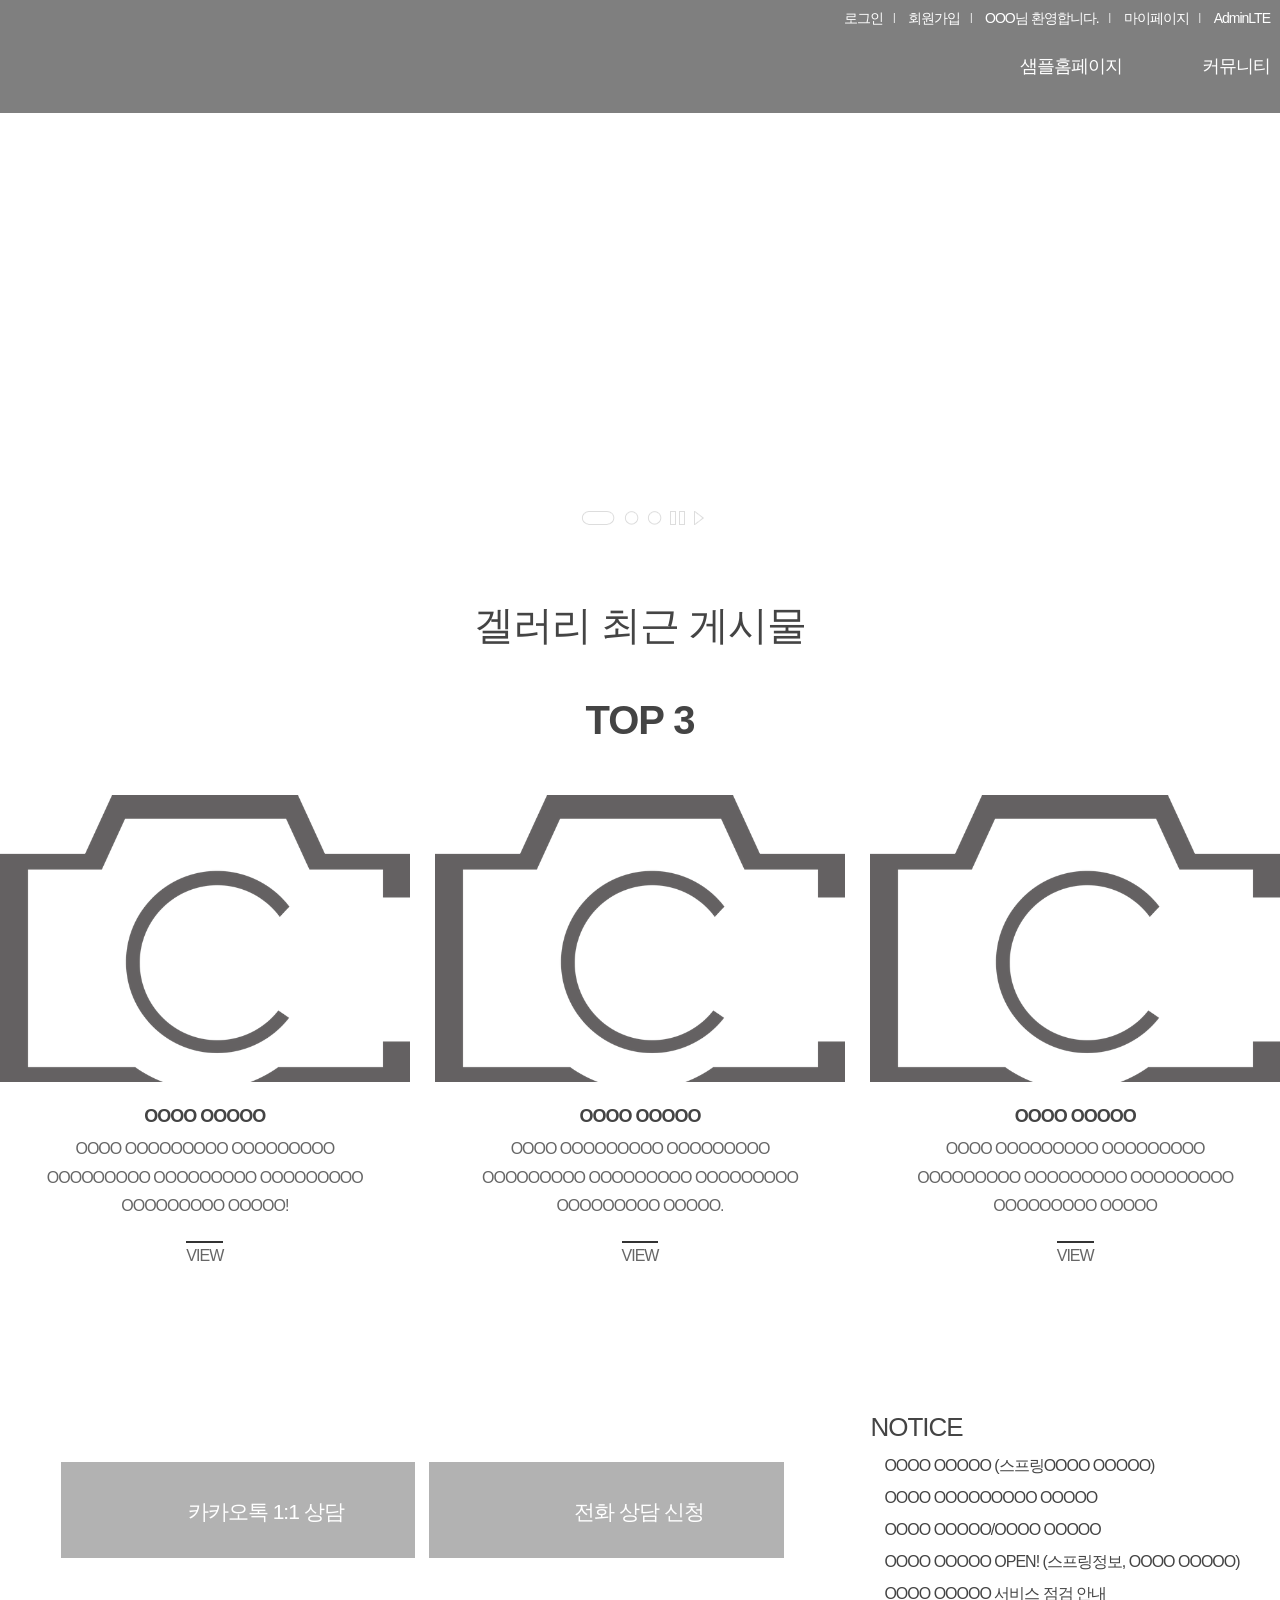
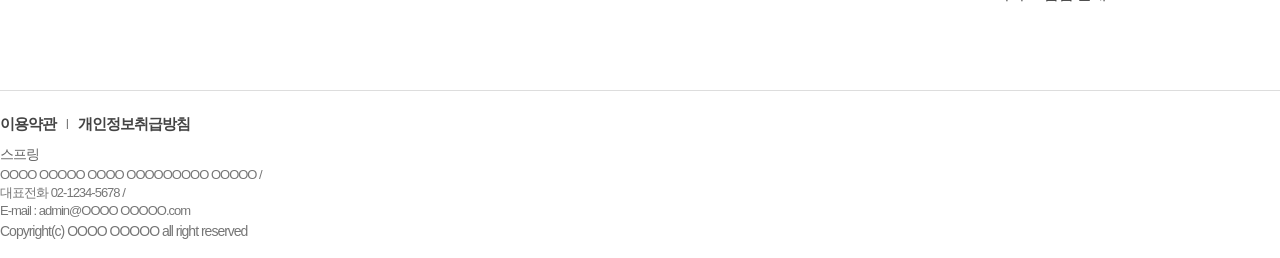
<file: index.html>
<!DOCTYPE html>
<html lang="ko">
<head>
    <meta charset="UTF-8">
<!--     
        -프로그램언어 공부하면 아래3가지 반드시 알고 있어야 합니다.
        -주석처리 방법 (공통)
        -디버그방법(자바스크립트 부터~스프링까지)
        -crud 방법(스피링+오라클DB)
    -->
    <meta http-equiv="X-UA-Compatible" content="IE=edge">
    <!--
         메타태그: 사진기 사진의 정보를 표시하는데서 부터 출발
         메타태그는 컨텐츠 내용은 아니고 정보의 정보입니다 
        -->
    <meta name="viewport" content="width=device-width, initial-scale=1.0">
    <!-- 뷰포트는 반응형(mobile,tablet,pc) 홈페이지에서 필수 항목임, -->
    <title>브라우저제목으로 표시</title>
    <script src="/home/js/jquery-3.6.0.js"></script>
</head>
<body>
     <!-- -jQuery 기본구조 만들고, home페이지로 이동시키기 -->
     <script>
         $(document).ready(function(){
             //루트홈페이지로 접근할때 replace함수로 홈페이지로 이동처리
             location.replace('home/index.html');
         });
     </script>
</body>
</html> 
</html>
</file>
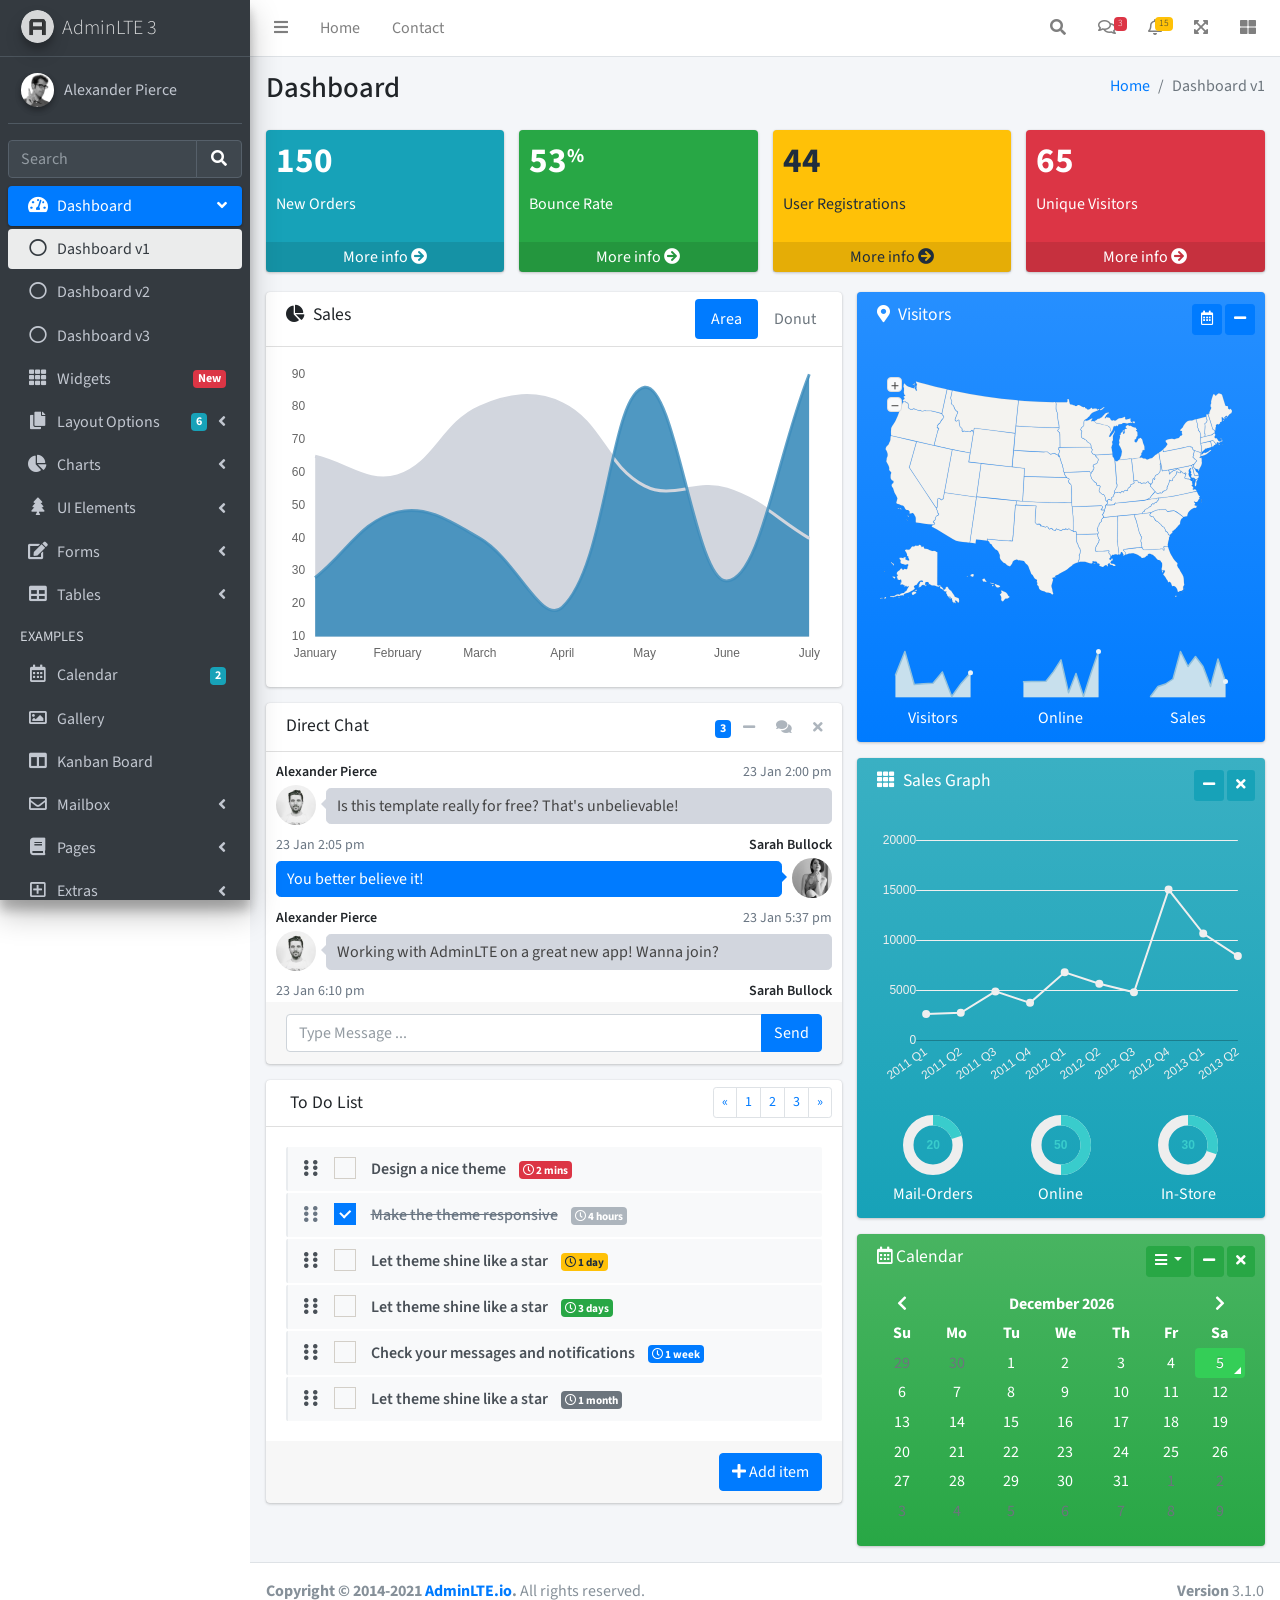
<file: admin/index.html>
<!DOCTYPE html>
<html lang="en">
<head>
  <meta charset="utf-8">
  <meta name="viewport" content="width=device-width, initial-scale=1">
  <title>AdminLTE 3 | Dashboard</title>

  <!-- Google Font: Source Sans Pro -->
  <link rel="stylesheet" href="https://fonts.googleapis.com/css?family=Source+Sans+Pro:300,400,400i,700&display=fallback">
  <!-- Font Awesome -->
  <link rel="stylesheet" href="plugins/fontawesome-free/css/all.min.css">
  <!-- Ionicons -->
  <link rel="stylesheet" href="https://code.ionicframework.com/ionicons/2.0.1/css/ionicons.min.css">
  <!-- Tempusdominus Bootstrap 4 -->
  <link rel="stylesheet" href="plugins/tempusdominus-bootstrap-4/css/tempusdominus-bootstrap-4.min.css">
  <!-- iCheck -->
  <link rel="stylesheet" href="plugins/icheck-bootstrap/icheck-bootstrap.min.css">
  <!-- JQVMap -->
  <link rel="stylesheet" href="plugins/jqvmap/jqvmap.min.css">
  <!-- Theme style -->
  <link rel="stylesheet" href="dist/css/adminlte.min.css">
  <!-- overlayScrollbars -->
  <link rel="stylesheet" href="plugins/overlayScrollbars/css/OverlayScrollbars.min.css">
  <!-- Daterange picker -->
  <link rel="stylesheet" href="plugins/daterangepicker/daterangepicker.css">
  <!-- summernote -->
  <link rel="stylesheet" href="plugins/summernote/summernote-bs4.min.css">
</head>
<body class="hold-transition sidebar-mini layout-fixed">
<div class="wrapper">

  <!-- Preloader -->
  <div class="preloader flex-column justify-content-center align-items-center">
    <img class="animation__shake" src="dist/img/AdminLTELogo.png" alt="AdminLTELogo" height="60" width="60">
  </div>

  <!-- Navbar -->
  <nav class="main-header navbar navbar-expand navbar-white navbar-light">
    <!-- Left navbar links -->
    <ul class="navbar-nav">
      <li class="nav-item">
        <a class="nav-link" data-widget="pushmenu" href="#" role="button"><i class="fas fa-bars"></i></a>
      </li>
      <li class="nav-item d-none d-sm-inline-block">
        <a href="index3.html" class="nav-link">Home</a>
      </li>
      <li class="nav-item d-none d-sm-inline-block">
        <a href="#" class="nav-link">Contact</a>
      </li>
    </ul>

    <!-- Right navbar links -->
    <ul class="navbar-nav ml-auto">
      <!-- Navbar Search -->
      <li class="nav-item">
        <a class="nav-link" data-widget="navbar-search" href="#" role="button">
          <i class="fas fa-search"></i>
        </a>
        <div class="navbar-search-block">
          <form class="form-inline">
            <div class="input-group input-group-sm">
              <input class="form-control form-control-navbar" type="search" placeholder="Search" aria-label="Search">
              <div class="input-group-append">
                <button class="btn btn-navbar" type="submit">
                  <i class="fas fa-search"></i>
                </button>
                <button class="btn btn-navbar" type="button" data-widget="navbar-search">
                  <i class="fas fa-times"></i>
                </button>
              </div>
            </div>
          </form>
        </div>
      </li>

      <!-- Messages Dropdown Menu -->
      <li class="nav-item dropdown">
        <a class="nav-link" data-toggle="dropdown" href="#">
          <i class="far fa-comments"></i>
          <span class="badge badge-danger navbar-badge">3</span>
        </a>
        <div class="dropdown-menu dropdown-menu-lg dropdown-menu-right">
          <a href="#" class="dropdown-item">
            <!-- Message Start -->
            <div class="media">
              <img src="dist/img/user1-128x128.jpg" alt="User Avatar" class="img-size-50 mr-3 img-circle">
              <div class="media-body">
                <h3 class="dropdown-item-title">
                  Brad Diesel
                  <span class="float-right text-sm text-danger"><i class="fas fa-star"></i></span>
                </h3>
                <p class="text-sm">Call me whenever you can...</p>
                <p class="text-sm text-muted"><i class="far fa-clock mr-1"></i> 4 Hours Ago</p>
              </div>
            </div>
            <!-- Message End -->
          </a>
          <div class="dropdown-divider"></div>
          <a href="#" class="dropdown-item">
            <!-- Message Start -->
            <div class="media">
              <img src="dist/img/user8-128x128.jpg" alt="User Avatar" class="img-size-50 img-circle mr-3">
              <div class="media-body">
                <h3 class="dropdown-item-title">
                  John Pierce
                  <span class="float-right text-sm text-muted"><i class="fas fa-star"></i></span>
                </h3>
                <p class="text-sm">I got your message bro</p>
                <p class="text-sm text-muted"><i class="far fa-clock mr-1"></i> 4 Hours Ago</p>
              </div>
            </div>
            <!-- Message End -->
          </a>
          <div class="dropdown-divider"></div>
          <a href="#" class="dropdown-item">
            <!-- Message Start -->
            <div class="media">
              <img src="dist/img/user3-128x128.jpg" alt="User Avatar" class="img-size-50 img-circle mr-3">
              <div class="media-body">
                <h3 class="dropdown-item-title">
                  Nora Silvester
                  <span class="float-right text-sm text-warning"><i class="fas fa-star"></i></span>
                </h3>
                <p class="text-sm">The subject goes here</p>
                <p class="text-sm text-muted"><i class="far fa-clock mr-1"></i> 4 Hours Ago</p>
              </div>
            </div>
            <!-- Message End -->
          </a>
          <div class="dropdown-divider"></div>
          <a href="#" class="dropdown-item dropdown-footer">See All Messages</a>
        </div>
      </li>
      <!-- Notifications Dropdown Menu -->
      <li class="nav-item dropdown">
        <a class="nav-link" data-toggle="dropdown" href="#">
          <i class="far fa-bell"></i>
          <span class="badge badge-warning navbar-badge">15</span>
        </a>
        <div class="dropdown-menu dropdown-menu-lg dropdown-menu-right">
          <span class="dropdown-item dropdown-header">15 Notifications</span>
          <div class="dropdown-divider"></div>
          <a href="#" class="dropdown-item">
            <i class="fas fa-envelope mr-2"></i> 4 new messages
            <span class="float-right text-muted text-sm">3 mins</span>
          </a>
          <div class="dropdown-divider"></div>
          <a href="#" class="dropdown-item">
            <i class="fas fa-users mr-2"></i> 8 friend requests
            <span class="float-right text-muted text-sm">12 hours</span>
          </a>
          <div class="dropdown-divider"></div>
          <a href="#" class="dropdown-item">
            <i class="fas fa-file mr-2"></i> 3 new reports
            <span class="float-right text-muted text-sm">2 days</span>
          </a>
          <div class="dropdown-divider"></div>
          <a href="#" class="dropdown-item dropdown-footer">See All Notifications</a>
        </div>
      </li>
      <li class="nav-item">
        <a class="nav-link" data-widget="fullscreen" href="#" role="button">
          <i class="fas fa-expand-arrows-alt"></i>
        </a>
      </li>
      <li class="nav-item">
        <a class="nav-link" data-widget="control-sidebar" data-slide="true" href="#" role="button">
          <i class="fas fa-th-large"></i>
        </a>
      </li>
    </ul>
  </nav>
  <!-- /.navbar -->

  <!-- Main Sidebar Container -->
  <aside class="main-sidebar sidebar-dark-primary elevation-4">
    <!-- Brand Logo -->
    <a href="index3.html" class="brand-link">
      <img src="dist/img/AdminLTELogo.png" alt="AdminLTE Logo" class="brand-image img-circle elevation-3" style="opacity: .8">
      <span class="brand-text font-weight-light">AdminLTE 3</span>
    </a>

    <!-- Sidebar -->
    <div class="sidebar">
      <!-- Sidebar user panel (optional) -->
      <div class="user-panel mt-3 pb-3 mb-3 d-flex">
        <div class="image">
          <img src="dist/img/user2-160x160.jpg" class="img-circle elevation-2" alt="User Image">
        </div>
        <div class="info">
          <a href="#" class="d-block">Alexander Pierce</a>
        </div>
      </div>

      <!-- SidebarSearch Form -->
      <div class="form-inline">
        <div class="input-group" data-widget="sidebar-search">
          <input class="form-control form-control-sidebar" type="search" placeholder="Search" aria-label="Search">
          <div class="input-group-append">
            <button class="btn btn-sidebar">
              <i class="fas fa-search fa-fw"></i>
            </button>
          </div>
        </div>
      </div>

      <!-- Sidebar Menu -->
      <nav class="mt-2">
        <ul class="nav nav-pills nav-sidebar flex-column" data-widget="treeview" role="menu" data-accordion="false">
          <!-- Add icons to the links using the .nav-icon class
               with font-awesome or any other icon font library -->
          <li class="nav-item menu-open">
            <a href="#" class="nav-link active">
              <i class="nav-icon fas fa-tachometer-alt"></i>
              <p>
                Dashboard
                <i class="right fas fa-angle-left"></i>
              </p>
            </a>
            <ul class="nav nav-treeview">
              <li class="nav-item">
                <a href="./index.html" class="nav-link active">
                  <i class="far fa-circle nav-icon"></i>
                  <p>Dashboard v1</p>
                </a>
              </li>
              <li class="nav-item">
                <a href="./index2.html" class="nav-link">
                  <i class="far fa-circle nav-icon"></i>
                  <p>Dashboard v2</p>
                </a>
              </li>
              <li class="nav-item">
                <a href="./index3.html" class="nav-link">
                  <i class="far fa-circle nav-icon"></i>
                  <p>Dashboard v3</p>
                </a>
              </li>
            </ul>
          </li>
          <li class="nav-item">
            <a href="pages/widgets.html" class="nav-link">
              <i class="nav-icon fas fa-th"></i>
              <p>
                Widgets
                <span class="right badge badge-danger">New</span>
              </p>
            </a>
          </li>
          <li class="nav-item">
            <a href="#" class="nav-link">
              <i class="nav-icon fas fa-copy"></i>
              <p>
                Layout Options
                <i class="fas fa-angle-left right"></i>
                <span class="badge badge-info right">6</span>
              </p>
            </a>
            <ul class="nav nav-treeview">
              <li class="nav-item">
                <a href="pages/layout/top-nav.html" class="nav-link">
                  <i class="far fa-circle nav-icon"></i>
                  <p>Top Navigation</p>
                </a>
              </li>
              <li class="nav-item">
                <a href="pages/layout/top-nav-sidebar.html" class="nav-link">
                  <i class="far fa-circle nav-icon"></i>
                  <p>Top Navigation + Sidebar</p>
                </a>
              </li>
              <li class="nav-item">
                <a href="pages/layout/boxed.html" class="nav-link">
                  <i class="far fa-circle nav-icon"></i>
                  <p>Boxed</p>
                </a>
              </li>
              <li class="nav-item">
                <a href="pages/layout/fixed-sidebar.html" class="nav-link">
                  <i class="far fa-circle nav-icon"></i>
                  <p>Fixed Sidebar</p>
                </a>
              </li>
              <li class="nav-item">
                <a href="pages/layout/fixed-sidebar-custom.html" class="nav-link">
                  <i class="far fa-circle nav-icon"></i>
                  <p>Fixed Sidebar <small>+ Custom Area</small></p>
                </a>
              </li>
              <li class="nav-item">
                <a href="pages/layout/fixed-topnav.html" class="nav-link">
                  <i class="far fa-circle nav-icon"></i>
                  <p>Fixed Navbar</p>
                </a>
              </li>
              <li class="nav-item">
                <a href="pages/layout/fixed-footer.html" class="nav-link">
                  <i class="far fa-circle nav-icon"></i>
                  <p>Fixed Footer</p>
                </a>
              </li>
              <li class="nav-item">
                <a href="pages/layout/collapsed-sidebar.html" class="nav-link">
                  <i class="far fa-circle nav-icon"></i>
                  <p>Collapsed Sidebar</p>
                </a>
              </li>
            </ul>
          </li>
          <li class="nav-item">
            <a href="#" class="nav-link">
              <i class="nav-icon fas fa-chart-pie"></i>
              <p>
                Charts
                <i class="right fas fa-angle-left"></i>
              </p>
            </a>
            <ul class="nav nav-treeview">
              <li class="nav-item">
                <a href="pages/charts/chartjs.html" class="nav-link">
                  <i class="far fa-circle nav-icon"></i>
                  <p>ChartJS</p>
                </a>
              </li>
              <li class="nav-item">
                <a href="pages/charts/flot.html" class="nav-link">
                  <i class="far fa-circle nav-icon"></i>
                  <p>Flot</p>
                </a>
              </li>
              <li class="nav-item">
                <a href="pages/charts/inline.html" class="nav-link">
                  <i class="far fa-circle nav-icon"></i>
                  <p>Inline</p>
                </a>
              </li>
              <li class="nav-item">
                <a href="pages/charts/uplot.html" class="nav-link">
                  <i class="far fa-circle nav-icon"></i>
                  <p>uPlot</p>
                </a>
              </li>
            </ul>
          </li>
          <li class="nav-item">
            <a href="#" class="nav-link">
              <i class="nav-icon fas fa-tree"></i>
              <p>
                UI Elements
                <i class="fas fa-angle-left right"></i>
              </p>
            </a>
            <ul class="nav nav-treeview">
              <li class="nav-item">
                <a href="pages/UI/general.html" class="nav-link">
                  <i class="far fa-circle nav-icon"></i>
                  <p>General</p>
                </a>
              </li>
              <li class="nav-item">
                <a href="pages/UI/icons.html" class="nav-link">
                  <i class="far fa-circle nav-icon"></i>
                  <p>Icons</p>
                </a>
              </li>
              <li class="nav-item">
                <a href="pages/UI/buttons.html" class="nav-link">
                  <i class="far fa-circle nav-icon"></i>
                  <p>Buttons</p>
                </a>
              </li>
              <li class="nav-item">
                <a href="pages/UI/sliders.html" class="nav-link">
                  <i class="far fa-circle nav-icon"></i>
                  <p>Sliders</p>
                </a>
              </li>
              <li class="nav-item">
                <a href="pages/UI/modals.html" class="nav-link">
                  <i class="far fa-circle nav-icon"></i>
                  <p>Modals & Alerts</p>
                </a>
              </li>
              <li class="nav-item">
                <a href="pages/UI/navbar.html" class="nav-link">
                  <i class="far fa-circle nav-icon"></i>
                  <p>Navbar & Tabs</p>
                </a>
              </li>
              <li class="nav-item">
                <a href="pages/UI/timeline.html" class="nav-link">
                  <i class="far fa-circle nav-icon"></i>
                  <p>Timeline</p>
                </a>
              </li>
              <li class="nav-item">
                <a href="pages/UI/ribbons.html" class="nav-link">
                  <i class="far fa-circle nav-icon"></i>
                  <p>Ribbons</p>
                </a>
              </li>
            </ul>
          </li>
          <li class="nav-item">
            <a href="#" class="nav-link">
              <i class="nav-icon fas fa-edit"></i>
              <p>
                Forms
                <i class="fas fa-angle-left right"></i>
              </p>
            </a>
            <ul class="nav nav-treeview">
              <li class="nav-item">
                <a href="pages/forms/general.html" class="nav-link">
                  <i class="far fa-circle nav-icon"></i>
                  <p>General Elements</p>
                </a>
              </li>
              <li class="nav-item">
                <a href="pages/forms/advanced.html" class="nav-link">
                  <i class="far fa-circle nav-icon"></i>
                  <p>Advanced Elements</p>
                </a>
              </li>
              <li class="nav-item">
                <a href="pages/forms/editors.html" class="nav-link">
                  <i class="far fa-circle nav-icon"></i>
                  <p>Editors</p>
                </a>
              </li>
              <li class="nav-item">
                <a href="pages/forms/validation.html" class="nav-link">
                  <i class="far fa-circle nav-icon"></i>
                  <p>Validation</p>
                </a>
              </li>
            </ul>
          </li>
          <li class="nav-item">
            <a href="#" class="nav-link">
              <i class="nav-icon fas fa-table"></i>
              <p>
                Tables
                <i class="fas fa-angle-left right"></i>
              </p>
            </a>
            <ul class="nav nav-treeview">
              <li class="nav-item">
                <a href="pages/tables/simple.html" class="nav-link">
                  <i class="far fa-circle nav-icon"></i>
                  <p>Simple Tables</p>
                </a>
              </li>
              <li class="nav-item">
                <a href="pages/tables/data.html" class="nav-link">
                  <i class="far fa-circle nav-icon"></i>
                  <p>DataTables</p>
                </a>
              </li>
              <li class="nav-item">
                <a href="pages/tables/jsgrid.html" class="nav-link">
                  <i class="far fa-circle nav-icon"></i>
                  <p>jsGrid</p>
                </a>
              </li>
            </ul>
          </li>
          <li class="nav-header">EXAMPLES</li>
          <li class="nav-item">
            <a href="pages/calendar.html" class="nav-link">
              <i class="nav-icon far fa-calendar-alt"></i>
              <p>
                Calendar
                <span class="badge badge-info right">2</span>
              </p>
            </a>
          </li>
          <li class="nav-item">
            <a href="pages/gallery.html" class="nav-link">
              <i class="nav-icon far fa-image"></i>
              <p>
                Gallery
              </p>
            </a>
          </li>
          <li class="nav-item">
            <a href="pages/kanban.html" class="nav-link">
              <i class="nav-icon fas fa-columns"></i>
              <p>
                Kanban Board
              </p>
            </a>
          </li>
          <li class="nav-item">
            <a href="#" class="nav-link">
              <i class="nav-icon far fa-envelope"></i>
              <p>
                Mailbox
                <i class="fas fa-angle-left right"></i>
              </p>
            </a>
            <ul class="nav nav-treeview">
              <li class="nav-item">
                <a href="pages/mailbox/mailbox.html" class="nav-link">
                  <i class="far fa-circle nav-icon"></i>
                  <p>Inbox</p>
                </a>
              </li>
              <li class="nav-item">
                <a href="pages/mailbox/compose.html" class="nav-link">
                  <i class="far fa-circle nav-icon"></i>
                  <p>Compose</p>
                </a>
              </li>
              <li class="nav-item">
                <a href="pages/mailbox/read-mail.html" class="nav-link">
                  <i class="far fa-circle nav-icon"></i>
                  <p>Read</p>
                </a>
              </li>
            </ul>
          </li>
          <li class="nav-item">
            <a href="#" class="nav-link">
              <i class="nav-icon fas fa-book"></i>
              <p>
                Pages
                <i class="fas fa-angle-left right"></i>
              </p>
            </a>
            <ul class="nav nav-treeview">
              <li class="nav-item">
                <a href="pages/examples/invoice.html" class="nav-link">
                  <i class="far fa-circle nav-icon"></i>
                  <p>Invoice</p>
                </a>
              </li>
              <li class="nav-item">
                <a href="pages/examples/profile.html" class="nav-link">
                  <i class="far fa-circle nav-icon"></i>
                  <p>Profile</p>
                </a>
              </li>
              <li class="nav-item">
                <a href="pages/examples/e-commerce.html" class="nav-link">
                  <i class="far fa-circle nav-icon"></i>
                  <p>E-commerce</p>
                </a>
              </li>
              <li class="nav-item">
                <a href="pages/examples/projects.html" class="nav-link">
                  <i class="far fa-circle nav-icon"></i>
                  <p>Projects</p>
                </a>
              </li>
              <li class="nav-item">
                <a href="pages/examples/project-add.html" class="nav-link">
                  <i class="far fa-circle nav-icon"></i>
                  <p>Project Add</p>
                </a>
              </li>
              <li class="nav-item">
                <a href="pages/examples/project-edit.html" class="nav-link">
                  <i class="far fa-circle nav-icon"></i>
                  <p>Project Edit</p>
                </a>
              </li>
              <li class="nav-item">
                <a href="pages/examples/project-detail.html" class="nav-link">
                  <i class="far fa-circle nav-icon"></i>
                  <p>Project Detail</p>
                </a>
              </li>
              <li class="nav-item">
                <a href="pages/examples/contacts.html" class="nav-link">
                  <i class="far fa-circle nav-icon"></i>
                  <p>Contacts</p>
                </a>
              </li>
              <li class="nav-item">
                <a href="pages/examples/faq.html" class="nav-link">
                  <i class="far fa-circle nav-icon"></i>
                  <p>FAQ</p>
                </a>
              </li>
              <li class="nav-item">
                <a href="pages/examples/contact-us.html" class="nav-link">
                  <i class="far fa-circle nav-icon"></i>
                  <p>Contact us</p>
                </a>
              </li>
            </ul>
          </li>
          <li class="nav-item">
            <a href="#" class="nav-link">
              <i class="nav-icon far fa-plus-square"></i>
              <p>
                Extras
                <i class="fas fa-angle-left right"></i>
              </p>
            </a>
            <ul class="nav nav-treeview">
              <li class="nav-item">
                <a href="#" class="nav-link">
                  <i class="far fa-circle nav-icon"></i>
                  <p>
                    Login & Register v1
                    <i class="fas fa-angle-left right"></i>
                  </p>
                </a>
                <ul class="nav nav-treeview">
                  <li class="nav-item">
                    <a href="pages/examples/login.html" class="nav-link">
                      <i class="far fa-circle nav-icon"></i>
                      <p>Login v1</p>
                    </a>
                  </li>
                  <li class="nav-item">
                    <a href="pages/examples/register.html" class="nav-link">
                      <i class="far fa-circle nav-icon"></i>
                      <p>Register v1</p>
                    </a>
                  </li>
                  <li class="nav-item">
                    <a href="pages/examples/forgot-password.html" class="nav-link">
                      <i class="far fa-circle nav-icon"></i>
                      <p>Forgot Password v1</p>
                    </a>
                  </li>
                  <li class="nav-item">
                    <a href="pages/examples/recover-password.html" class="nav-link">
                      <i class="far fa-circle nav-icon"></i>
                      <p>Recover Password v1</p>
                    </a>
                  </li>
                </ul>
              </li>
              <li class="nav-item">
                <a href="#" class="nav-link">
                  <i class="far fa-circle nav-icon"></i>
                  <p>
                    Login & Register v2
                    <i class="fas fa-angle-left right"></i>
                  </p>
                </a>
                <ul class="nav nav-treeview">
                  <li class="nav-item">
                    <a href="pages/examples/login-v2.html" class="nav-link">
                      <i class="far fa-circle nav-icon"></i>
                      <p>Login v2</p>
                    </a>
                  </li>
                  <li class="nav-item">
                    <a href="pages/examples/register-v2.html" class="nav-link">
                      <i class="far fa-circle nav-icon"></i>
                      <p>Register v2</p>
                    </a>
                  </li>
                  <li class="nav-item">
                    <a href="pages/examples/forgot-password-v2.html" class="nav-link">
                      <i class="far fa-circle nav-icon"></i>
                      <p>Forgot Password v2</p>
                    </a>
                  </li>
                  <li class="nav-item">
                    <a href="pages/examples/recover-password-v2.html" class="nav-link">
                      <i class="far fa-circle nav-icon"></i>
                      <p>Recover Password v2</p>
                    </a>
                  </li>
                </ul>
              </li>
              <li class="nav-item">
                <a href="pages/examples/lockscreen.html" class="nav-link">
                  <i class="far fa-circle nav-icon"></i>
                  <p>Lockscreen</p>
                </a>
              </li>
              <li class="nav-item">
                <a href="pages/examples/legacy-user-menu.html" class="nav-link">
                  <i class="far fa-circle nav-icon"></i>
                  <p>Legacy User Menu</p>
                </a>
              </li>
              <li class="nav-item">
                <a href="pages/examples/language-menu.html" class="nav-link">
                  <i class="far fa-circle nav-icon"></i>
                  <p>Language Menu</p>
                </a>
              </li>
              <li class="nav-item">
                <a href="pages/examples/404.html" class="nav-link">
                  <i class="far fa-circle nav-icon"></i>
                  <p>Error 404</p>
                </a>
              </li>
              <li class="nav-item">
                <a href="pages/examples/500.html" class="nav-link">
                  <i class="far fa-circle nav-icon"></i>
                  <p>Error 500</p>
                </a>
              </li>
              <li class="nav-item">
                <a href="pages/examples/pace.html" class="nav-link">
                  <i class="far fa-circle nav-icon"></i>
                  <p>Pace</p>
                </a>
              </li>
              <li class="nav-item">
                <a href="pages/examples/blank.html" class="nav-link">
                  <i class="far fa-circle nav-icon"></i>
                  <p>Blank Page</p>
                </a>
              </li>
              <li class="nav-item">
                <a href="starter.html" class="nav-link">
                  <i class="far fa-circle nav-icon"></i>
                  <p>Starter Page</p>
                </a>
              </li>
            </ul>
          </li>
          <li class="nav-item">
            <a href="#" class="nav-link">
              <i class="nav-icon fas fa-search"></i>
              <p>
                Search
                <i class="fas fa-angle-left right"></i>
              </p>
            </a>
            <ul class="nav nav-treeview">
              <li class="nav-item">
                <a href="pages/search/simple.html" class="nav-link">
                  <i class="far fa-circle nav-icon"></i>
                  <p>Simple Search</p>
                </a>
              </li>
              <li class="nav-item">
                <a href="pages/search/enhanced.html" class="nav-link">
                  <i class="far fa-circle nav-icon"></i>
                  <p>Enhanced</p>
                </a>
              </li>
            </ul>
          </li>
          <li class="nav-header">MISCELLANEOUS</li>
          <li class="nav-item">
            <a href="iframe.html" class="nav-link">
              <i class="nav-icon fas fa-ellipsis-h"></i>
              <p>Tabbed IFrame Plugin</p>
            </a>
          </li>
          <li class="nav-item">
            <a href="https://adminlte.io/docs/3.1/" class="nav-link">
              <i class="nav-icon fas fa-file"></i>
              <p>Documentation</p>
            </a>
          </li>
          <li class="nav-header">MULTI LEVEL EXAMPLE</li>
          <li class="nav-item">
            <a href="#" class="nav-link">
              <i class="fas fa-circle nav-icon"></i>
              <p>Level 1</p>
            </a>
          </li>
          <li class="nav-item">
            <a href="#" class="nav-link">
              <i class="nav-icon fas fa-circle"></i>
              <p>
                Level 1
                <i class="right fas fa-angle-left"></i>
              </p>
            </a>
            <ul class="nav nav-treeview">
              <li class="nav-item">
                <a href="#" class="nav-link">
                  <i class="far fa-circle nav-icon"></i>
                  <p>Level 2</p>
                </a>
              </li>
              <li class="nav-item">
                <a href="#" class="nav-link">
                  <i class="far fa-circle nav-icon"></i>
                  <p>
                    Level 2
                    <i class="right fas fa-angle-left"></i>
                  </p>
                </a>
                <ul class="nav nav-treeview">
                  <li class="nav-item">
                    <a href="#" class="nav-link">
                      <i class="far fa-dot-circle nav-icon"></i>
                      <p>Level 3</p>
                    </a>
                  </li>
                  <li class="nav-item">
                    <a href="#" class="nav-link">
                      <i class="far fa-dot-circle nav-icon"></i>
                      <p>Level 3</p>
                    </a>
                  </li>
                  <li class="nav-item">
                    <a href="#" class="nav-link">
                      <i class="far fa-dot-circle nav-icon"></i>
                      <p>Level 3</p>
                    </a>
                  </li>
                </ul>
              </li>
              <li class="nav-item">
                <a href="#" class="nav-link">
                  <i class="far fa-circle nav-icon"></i>
                  <p>Level 2</p>
                </a>
              </li>
            </ul>
          </li>
          <li class="nav-item">
            <a href="#" class="nav-link">
              <i class="fas fa-circle nav-icon"></i>
              <p>Level 1</p>
            </a>
          </li>
          <li class="nav-header">LABELS</li>
          <li class="nav-item">
            <a href="#" class="nav-link">
              <i class="nav-icon far fa-circle text-danger"></i>
              <p class="text">Important</p>
            </a>
          </li>
          <li class="nav-item">
            <a href="#" class="nav-link">
              <i class="nav-icon far fa-circle text-warning"></i>
              <p>Warning</p>
            </a>
          </li>
          <li class="nav-item">
            <a href="#" class="nav-link">
              <i class="nav-icon far fa-circle text-info"></i>
              <p>Informational</p>
            </a>
          </li>
        </ul>
      </nav>
      <!-- /.sidebar-menu -->
    </div>
    <!-- /.sidebar -->
  </aside>

  <!-- Content Wrapper. Contains page content -->
  <div class="content-wrapper">
    <!-- Content Header (Page header) -->
    <div class="content-header">
      <div class="container-fluid">
        <div class="row mb-2">
          <div class="col-sm-6">
            <h1 class="m-0">Dashboard</h1>
          </div><!-- /.col -->
          <div class="col-sm-6">
            <ol class="breadcrumb float-sm-right">
              <li class="breadcrumb-item"><a href="#">Home</a></li>
              <li class="breadcrumb-item active">Dashboard v1</li>
            </ol>
          </div><!-- /.col -->
        </div><!-- /.row -->
      </div><!-- /.container-fluid -->
    </div>
    <!-- /.content-header -->

    <!-- Main content -->
    <section class="content">
      <div class="container-fluid">
        <!-- Small boxes (Stat box) -->
        <div class="row">
          <div class="col-lg-3 col-6">
            <!-- small box -->
            <div class="small-box bg-info">
              <div class="inner">
                <h3>150</h3>

                <p>New Orders</p>
              </div>
              <div class="icon">
                <i class="ion ion-bag"></i>
              </div>
              <a href="#" class="small-box-footer">More info <i class="fas fa-arrow-circle-right"></i></a>
            </div>
          </div>
          <!-- ./col -->
          <div class="col-lg-3 col-6">
            <!-- small box -->
            <div class="small-box bg-success">
              <div class="inner">
                <h3>53<sup style="font-size: 20px">%</sup></h3>

                <p>Bounce Rate</p>
              </div>
              <div class="icon">
                <i class="ion ion-stats-bars"></i>
              </div>
              <a href="#" class="small-box-footer">More info <i class="fas fa-arrow-circle-right"></i></a>
            </div>
          </div>
          <!-- ./col -->
          <div class="col-lg-3 col-6">
            <!-- small box -->
            <div class="small-box bg-warning">
              <div class="inner">
                <h3>44</h3>

                <p>User Registrations</p>
              </div>
              <div class="icon">
                <i class="ion ion-person-add"></i>
              </div>
              <a href="#" class="small-box-footer">More info <i class="fas fa-arrow-circle-right"></i></a>
            </div>
          </div>
          <!-- ./col -->
          <div class="col-lg-3 col-6">
            <!-- small box -->
            <div class="small-box bg-danger">
              <div class="inner">
                <h3>65</h3>

                <p>Unique Visitors</p>
              </div>
              <div class="icon">
                <i class="ion ion-pie-graph"></i>
              </div>
              <a href="#" class="small-box-footer">More info <i class="fas fa-arrow-circle-right"></i></a>
            </div>
          </div>
          <!-- ./col -->
        </div>
        <!-- /.row -->
        <!-- Main row -->
        <div class="row">
          <!-- Left col -->
          <section class="col-lg-7 connectedSortable">
            <!-- Custom tabs (Charts with tabs)-->
            <div class="card">
              <div class="card-header">
                <h3 class="card-title">
                  <i class="fas fa-chart-pie mr-1"></i>
                  Sales
                </h3>
                <div class="card-tools">
                  <ul class="nav nav-pills ml-auto">
                    <li class="nav-item">
                      <a class="nav-link active" href="#revenue-chart" data-toggle="tab">Area</a>
                    </li>
                    <li class="nav-item">
                      <a class="nav-link" href="#sales-chart" data-toggle="tab">Donut</a>
                    </li>
                  </ul>
                </div>
              </div><!-- /.card-header -->
              <div class="card-body">
                <div class="tab-content p-0">
                  <!-- Morris chart - Sales -->
                  <div class="chart tab-pane active" id="revenue-chart"
                       style="position: relative; height: 300px;">
                      <canvas id="revenue-chart-canvas" height="300" style="height: 300px;"></canvas>
                   </div>
                  <div class="chart tab-pane" id="sales-chart" style="position: relative; height: 300px;">
                    <canvas id="sales-chart-canvas" height="300" style="height: 300px;"></canvas>
                  </div>
                </div>
              </div><!-- /.card-body -->
            </div>
            <!-- /.card -->

            <!-- DIRECT CHAT -->
            <div class="card direct-chat direct-chat-primary">
              <div class="card-header">
                <h3 class="card-title">Direct Chat</h3>

                <div class="card-tools">
                  <span title="3 New Messages" class="badge badge-primary">3</span>
                  <button type="button" class="btn btn-tool" data-card-widget="collapse">
                    <i class="fas fa-minus"></i>
                  </button>
                  <button type="button" class="btn btn-tool" title="Contacts" data-widget="chat-pane-toggle">
                    <i class="fas fa-comments"></i>
                  </button>
                  <button type="button" class="btn btn-tool" data-card-widget="remove">
                    <i class="fas fa-times"></i>
                  </button>
                </div>
              </div>
              <!-- /.card-header -->
              <div class="card-body">
                <!-- Conversations are loaded here -->
                <div class="direct-chat-messages">
                  <!-- Message. Default to the left -->
                  <div class="direct-chat-msg">
                    <div class="direct-chat-infos clearfix">
                      <span class="direct-chat-name float-left">Alexander Pierce</span>
                      <span class="direct-chat-timestamp float-right">23 Jan 2:00 pm</span>
                    </div>
                    <!-- /.direct-chat-infos -->
                    <img class="direct-chat-img" src="dist/img/user1-128x128.jpg" alt="message user image">
                    <!-- /.direct-chat-img -->
                    <div class="direct-chat-text">
                      Is this template really for free? That's unbelievable!
                    </div>
                    <!-- /.direct-chat-text -->
                  </div>
                  <!-- /.direct-chat-msg -->

                  <!-- Message to the right -->
                  <div class="direct-chat-msg right">
                    <div class="direct-chat-infos clearfix">
                      <span class="direct-chat-name float-right">Sarah Bullock</span>
                      <span class="direct-chat-timestamp float-left">23 Jan 2:05 pm</span>
                    </div>
                    <!-- /.direct-chat-infos -->
                    <img class="direct-chat-img" src="dist/img/user3-128x128.jpg" alt="message user image">
                    <!-- /.direct-chat-img -->
                    <div class="direct-chat-text">
                      You better believe it!
                    </div>
                    <!-- /.direct-chat-text -->
                  </div>
                  <!-- /.direct-chat-msg -->

                  <!-- Message. Default to the left -->
                  <div class="direct-chat-msg">
                    <div class="direct-chat-infos clearfix">
                      <span class="direct-chat-name float-left">Alexander Pierce</span>
                      <span class="direct-chat-timestamp float-right">23 Jan 5:37 pm</span>
                    </div>
                    <!-- /.direct-chat-infos -->
                    <img class="direct-chat-img" src="dist/img/user1-128x128.jpg" alt="message user image">
                    <!-- /.direct-chat-img -->
                    <div class="direct-chat-text">
                      Working with AdminLTE on a great new app! Wanna join?
                    </div>
                    <!-- /.direct-chat-text -->
                  </div>
                  <!-- /.direct-chat-msg -->

                  <!-- Message to the right -->
                  <div class="direct-chat-msg right">
                    <div class="direct-chat-infos clearfix">
                      <span class="direct-chat-name float-right">Sarah Bullock</span>
                      <span class="direct-chat-timestamp float-left">23 Jan 6:10 pm</span>
                    </div>
                    <!-- /.direct-chat-infos -->
                    <img class="direct-chat-img" src="dist/img/user3-128x128.jpg" alt="message user image">
                    <!-- /.direct-chat-img -->
                    <div class="direct-chat-text">
                      I would love to.
                    </div>
                    <!-- /.direct-chat-text -->
                  </div>
                  <!-- /.direct-chat-msg -->

                </div>
                <!--/.direct-chat-messages-->

                <!-- Contacts are loaded here -->
                <div class="direct-chat-contacts">
                  <ul class="contacts-list">
                    <li>
                      <a href="#">
                        <img class="contacts-list-img" src="dist/img/user1-128x128.jpg" alt="User Avatar">

                        <div class="contacts-list-info">
                          <span class="contacts-list-name">
                            Count Dracula
                            <small class="contacts-list-date float-right">2/28/2015</small>
                          </span>
                          <span class="contacts-list-msg">How have you been? I was...</span>
                        </div>
                        <!-- /.contacts-list-info -->
                      </a>
                    </li>
                    <!-- End Contact Item -->
                    <li>
                      <a href="#">
                        <img class="contacts-list-img" src="dist/img/user7-128x128.jpg" alt="User Avatar">

                        <div class="contacts-list-info">
                          <span class="contacts-list-name">
                            Sarah Doe
                            <small class="contacts-list-date float-right">2/23/2015</small>
                          </span>
                          <span class="contacts-list-msg">I will be waiting for...</span>
                        </div>
                        <!-- /.contacts-list-info -->
                      </a>
                    </li>
                    <!-- End Contact Item -->
                    <li>
                      <a href="#">
                        <img class="contacts-list-img" src="dist/img/user3-128x128.jpg" alt="User Avatar">

                        <div class="contacts-list-info">
                          <span class="contacts-list-name">
                            Nadia Jolie
                            <small class="contacts-list-date float-right">2/20/2015</small>
                          </span>
                          <span class="contacts-list-msg">I'll call you back at...</span>
                        </div>
                        <!-- /.contacts-list-info -->
                      </a>
                    </li>
                    <!-- End Contact Item -->
                    <li>
                      <a href="#">
                        <img class="contacts-list-img" src="dist/img/user5-128x128.jpg" alt="User Avatar">

                        <div class="contacts-list-info">
                          <span class="contacts-list-name">
                            Nora S. Vans
                            <small class="contacts-list-date float-right">2/10/2015</small>
                          </span>
                          <span class="contacts-list-msg">Where is your new...</span>
                        </div>
                        <!-- /.contacts-list-info -->
                      </a>
                    </li>
                    <!-- End Contact Item -->
                    <li>
                      <a href="#">
                        <img class="contacts-list-img" src="dist/img/user6-128x128.jpg" alt="User Avatar">

                        <div class="contacts-list-info">
                          <span class="contacts-list-name">
                            John K.
                            <small class="contacts-list-date float-right">1/27/2015</small>
                          </span>
                          <span class="contacts-list-msg">Can I take a look at...</span>
                        </div>
                        <!-- /.contacts-list-info -->
                      </a>
                    </li>
                    <!-- End Contact Item -->
                    <li>
                      <a href="#">
                        <img class="contacts-list-img" src="dist/img/user8-128x128.jpg" alt="User Avatar">

                        <div class="contacts-list-info">
                          <span class="contacts-list-name">
                            Kenneth M.
                            <small class="contacts-list-date float-right">1/4/2015</small>
                          </span>
                          <span class="contacts-list-msg">Never mind I found...</span>
                        </div>
                        <!-- /.contacts-list-info -->
                      </a>
                    </li>
                    <!-- End Contact Item -->
                  </ul>
                  <!-- /.contacts-list -->
                </div>
                <!-- /.direct-chat-pane -->
              </div>
              <!-- /.card-body -->
              <div class="card-footer">
                <form action="#" method="post">
                  <div class="input-group">
                    <input type="text" name="message" placeholder="Type Message ..." class="form-control">
                    <span class="input-group-append">
                      <button type="button" class="btn btn-primary">Send</button>
                    </span>
                  </div>
                </form>
              </div>
              <!-- /.card-footer-->
            </div>
            <!--/.direct-chat -->

            <!-- TO DO List -->
            <div class="card">
              <div class="card-header">
                <h3 class="card-title">
                  <i class="ion ion-clipboard mr-1"></i>
                  To Do List
                </h3>

                <div class="card-tools">
                  <ul class="pagination pagination-sm">
                    <li class="page-item"><a href="#" class="page-link">&laquo;</a></li>
                    <li class="page-item"><a href="#" class="page-link">1</a></li>
                    <li class="page-item"><a href="#" class="page-link">2</a></li>
                    <li class="page-item"><a href="#" class="page-link">3</a></li>
                    <li class="page-item"><a href="#" class="page-link">&raquo;</a></li>
                  </ul>
                </div>
              </div>
              <!-- /.card-header -->
              <div class="card-body">
                <ul class="todo-list" data-widget="todo-list">
                  <li>
                    <!-- drag handle -->
                    <span class="handle">
                      <i class="fas fa-ellipsis-v"></i>
                      <i class="fas fa-ellipsis-v"></i>
                    </span>
                    <!-- checkbox -->
                    <div  class="icheck-primary d-inline ml-2">
                      <input type="checkbox" value="" name="todo1" id="todoCheck1">
                      <label for="todoCheck1"></label>
                    </div>
                    <!-- todo text -->
                    <span class="text">Design a nice theme</span>
                    <!-- Emphasis label -->
                    <small class="badge badge-danger"><i class="far fa-clock"></i> 2 mins</small>
                    <!-- General tools such as edit or delete-->
                    <div class="tools">
                      <i class="fas fa-edit"></i>
                      <i class="fas fa-trash-o"></i>
                    </div>
                  </li>
                  <li>
                    <span class="handle">
                      <i class="fas fa-ellipsis-v"></i>
                      <i class="fas fa-ellipsis-v"></i>
                    </span>
                    <div  class="icheck-primary d-inline ml-2">
                      <input type="checkbox" value="" name="todo2" id="todoCheck2" checked>
                      <label for="todoCheck2"></label>
                    </div>
                    <span class="text">Make the theme responsive</span>
                    <small class="badge badge-info"><i class="far fa-clock"></i> 4 hours</small>
                    <div class="tools">
                      <i class="fas fa-edit"></i>
                      <i class="fas fa-trash-o"></i>
                    </div>
                  </li>
                  <li>
                    <span class="handle">
                      <i class="fas fa-ellipsis-v"></i>
                      <i class="fas fa-ellipsis-v"></i>
                    </span>
                    <div  class="icheck-primary d-inline ml-2">
                      <input type="checkbox" value="" name="todo3" id="todoCheck3">
                      <label for="todoCheck3"></label>
                    </div>
                    <span class="text">Let theme shine like a star</span>
                    <small class="badge badge-warning"><i class="far fa-clock"></i> 1 day</small>
                    <div class="tools">
                      <i class="fas fa-edit"></i>
                      <i class="fas fa-trash-o"></i>
                    </div>
                  </li>
                  <li>
                    <span class="handle">
                      <i class="fas fa-ellipsis-v"></i>
                      <i class="fas fa-ellipsis-v"></i>
                    </span>
                    <div  class="icheck-primary d-inline ml-2">
                      <input type="checkbox" value="" name="todo4" id="todoCheck4">
                      <label for="todoCheck4"></label>
                    </div>
                    <span class="text">Let theme shine like a star</span>
                    <small class="badge badge-success"><i class="far fa-clock"></i> 3 days</small>
                    <div class="tools">
                      <i class="fas fa-edit"></i>
                      <i class="fas fa-trash-o"></i>
                    </div>
                  </li>
                  <li>
                    <span class="handle">
                      <i class="fas fa-ellipsis-v"></i>
                      <i class="fas fa-ellipsis-v"></i>
                    </span>
                    <div  class="icheck-primary d-inline ml-2">
                      <input type="checkbox" value="" name="todo5" id="todoCheck5">
                      <label for="todoCheck5"></label>
                    </div>
                    <span class="text">Check your messages and notifications</span>
                    <small class="badge badge-primary"><i class="far fa-clock"></i> 1 week</small>
                    <div class="tools">
                      <i class="fas fa-edit"></i>
                      <i class="fas fa-trash-o"></i>
                    </div>
                  </li>
                  <li>
                    <span class="handle">
                      <i class="fas fa-ellipsis-v"></i>
                      <i class="fas fa-ellipsis-v"></i>
                    </span>
                    <div  class="icheck-primary d-inline ml-2">
                      <input type="checkbox" value="" name="todo6" id="todoCheck6">
                      <label for="todoCheck6"></label>
                    </div>
                    <span class="text">Let theme shine like a star</span>
                    <small class="badge badge-secondary"><i class="far fa-clock"></i> 1 month</small>
                    <div class="tools">
                      <i class="fas fa-edit"></i>
                      <i class="fas fa-trash-o"></i>
                    </div>
                  </li>
                </ul>
              </div>
              <!-- /.card-body -->
              <div class="card-footer clearfix">
                <button type="button" class="btn btn-primary float-right"><i class="fas fa-plus"></i> Add item</button>
              </div>
            </div>
            <!-- /.card -->
          </section>
          <!-- /.Left col -->
          <!-- right col (We are only adding the ID to make the widgets sortable)-->
          <section class="col-lg-5 connectedSortable">

            <!-- Map card -->
            <div class="card bg-gradient-primary">
              <div class="card-header border-0">
                <h3 class="card-title">
                  <i class="fas fa-map-marker-alt mr-1"></i>
                  Visitors
                </h3>
                <!-- card tools -->
                <div class="card-tools">
                  <button type="button" class="btn btn-primary btn-sm daterange" title="Date range">
                    <i class="far fa-calendar-alt"></i>
                  </button>
                  <button type="button" class="btn btn-primary btn-sm" data-card-widget="collapse" title="Collapse">
                    <i class="fas fa-minus"></i>
                  </button>
                </div>
                <!-- /.card-tools -->
              </div>
              <div class="card-body">
                <div id="world-map" style="height: 250px; width: 100%;"></div>
              </div>
              <!-- /.card-body-->
              <div class="card-footer bg-transparent">
                <div class="row">
                  <div class="col-4 text-center">
                    <div id="sparkline-1"></div>
                    <div class="text-white">Visitors</div>
                  </div>
                  <!-- ./col -->
                  <div class="col-4 text-center">
                    <div id="sparkline-2"></div>
                    <div class="text-white">Online</div>
                  </div>
                  <!-- ./col -->
                  <div class="col-4 text-center">
                    <div id="sparkline-3"></div>
                    <div class="text-white">Sales</div>
                  </div>
                  <!-- ./col -->
                </div>
                <!-- /.row -->
              </div>
            </div>
            <!-- /.card -->

            <!-- solid sales graph -->
            <div class="card bg-gradient-info">
              <div class="card-header border-0">
                <h3 class="card-title">
                  <i class="fas fa-th mr-1"></i>
                  Sales Graph
                </h3>

                <div class="card-tools">
                  <button type="button" class="btn bg-info btn-sm" data-card-widget="collapse">
                    <i class="fas fa-minus"></i>
                  </button>
                  <button type="button" class="btn bg-info btn-sm" data-card-widget="remove">
                    <i class="fas fa-times"></i>
                  </button>
                </div>
              </div>
              <div class="card-body">
                <canvas class="chart" id="line-chart" style="min-height: 250px; height: 250px; max-height: 250px; max-width: 100%;"></canvas>
              </div>
              <!-- /.card-body -->
              <div class="card-footer bg-transparent">
                <div class="row">
                  <div class="col-4 text-center">
                    <input type="text" class="knob" data-readonly="true" value="20" data-width="60" data-height="60"
                           data-fgColor="#39CCCC">

                    <div class="text-white">Mail-Orders</div>
                  </div>
                  <!-- ./col -->
                  <div class="col-4 text-center">
                    <input type="text" class="knob" data-readonly="true" value="50" data-width="60" data-height="60"
                           data-fgColor="#39CCCC">

                    <div class="text-white">Online</div>
                  </div>
                  <!-- ./col -->
                  <div class="col-4 text-center">
                    <input type="text" class="knob" data-readonly="true" value="30" data-width="60" data-height="60"
                           data-fgColor="#39CCCC">

                    <div class="text-white">In-Store</div>
                  </div>
                  <!-- ./col -->
                </div>
                <!-- /.row -->
              </div>
              <!-- /.card-footer -->
            </div>
            <!-- /.card -->

            <!-- Calendar -->
            <div class="card bg-gradient-success">
              <div class="card-header border-0">

                <h3 class="card-title">
                  <i class="far fa-calendar-alt"></i>
                  Calendar
                </h3>
                <!-- tools card -->
                <div class="card-tools">
                  <!-- button with a dropdown -->
                  <div class="btn-group">
                    <button type="button" class="btn btn-success btn-sm dropdown-toggle" data-toggle="dropdown" data-offset="-52">
                      <i class="fas fa-bars"></i>
                    </button>
                    <div class="dropdown-menu" role="menu">
                      <a href="#" class="dropdown-item">Add new event</a>
                      <a href="#" class="dropdown-item">Clear events</a>
                      <div class="dropdown-divider"></div>
                      <a href="#" class="dropdown-item">View calendar</a>
                    </div>
                  </div>
                  <button type="button" class="btn btn-success btn-sm" data-card-widget="collapse">
                    <i class="fas fa-minus"></i>
                  </button>
                  <button type="button" class="btn btn-success btn-sm" data-card-widget="remove">
                    <i class="fas fa-times"></i>
                  </button>
                </div>
                <!-- /. tools -->
              </div>
              <!-- /.card-header -->
              <div class="card-body pt-0">
                <!--The calendar -->
                <div id="calendar" style="width: 100%"></div>
              </div>
              <!-- /.card-body -->
            </div>
            <!-- /.card -->
          </section>
          <!-- right col -->
        </div>
        <!-- /.row (main row) -->
      </div><!-- /.container-fluid -->
    </section>
    <!-- /.content -->
  </div>
  <!-- /.content-wrapper -->
  <footer class="main-footer">
    <strong>Copyright &copy; 2014-2021 <a href="https://adminlte.io">AdminLTE.io</a>.</strong>
    All rights reserved.
    <div class="float-right d-none d-sm-inline-block">
      <b>Version</b> 3.1.0
    </div>
  </footer>

  <!-- Control Sidebar -->
  <aside class="control-sidebar control-sidebar-dark">
    <!-- Control sidebar content goes here -->
  </aside>
  <!-- /.control-sidebar -->
</div>
<!-- ./wrapper -->

<!-- jQuery -->
<script src="plugins/jquery/jquery.min.js"></script>
<!-- jQuery UI 1.11.4 -->
<script src="plugins/jquery-ui/jquery-ui.min.js"></script>
<!-- Resolve conflict in jQuery UI tooltip with Bootstrap tooltip -->
<script>
  $.widget.bridge('uibutton', $.ui.button)
</script>
<!-- Bootstrap 4 -->
<script src="plugins/bootstrap/js/bootstrap.bundle.min.js"></script>
<!-- ChartJS -->
<script src="plugins/chart.js/Chart.min.js"></script>
<!-- Sparkline -->
<script src="plugins/sparklines/sparkline.js"></script>
<!-- JQVMap -->
<script src="plugins/jqvmap/jquery.vmap.min.js"></script>
<script src="plugins/jqvmap/maps/jquery.vmap.usa.js"></script>
<!-- jQuery Knob Chart -->
<script src="plugins/jquery-knob/jquery.knob.min.js"></script>
<!-- daterangepicker -->
<script src="plugins/moment/moment.min.js"></script>
<script src="plugins/daterangepicker/daterangepicker.js"></script>
<!-- Tempusdominus Bootstrap 4 -->
<script src="plugins/tempusdominus-bootstrap-4/js/tempusdominus-bootstrap-4.min.js"></script>
<!-- Summernote -->
<script src="plugins/summernote/summernote-bs4.min.js"></script>
<!-- overlayScrollbars -->
<script src="plugins/overlayScrollbars/js/jquery.overlayScrollbars.min.js"></script>
<!-- AdminLTE App -->
<script src="dist/js/adminlte.js"></script>
<!-- AdminLTE for demo purposes -->
<script src="dist/js/demo.js"></script>
<!-- AdminLTE dashboard demo (This is only for demo purposes) -->
<script src="dist/js/pages/dashboard.js"></script>
</body>
</html>
</file>
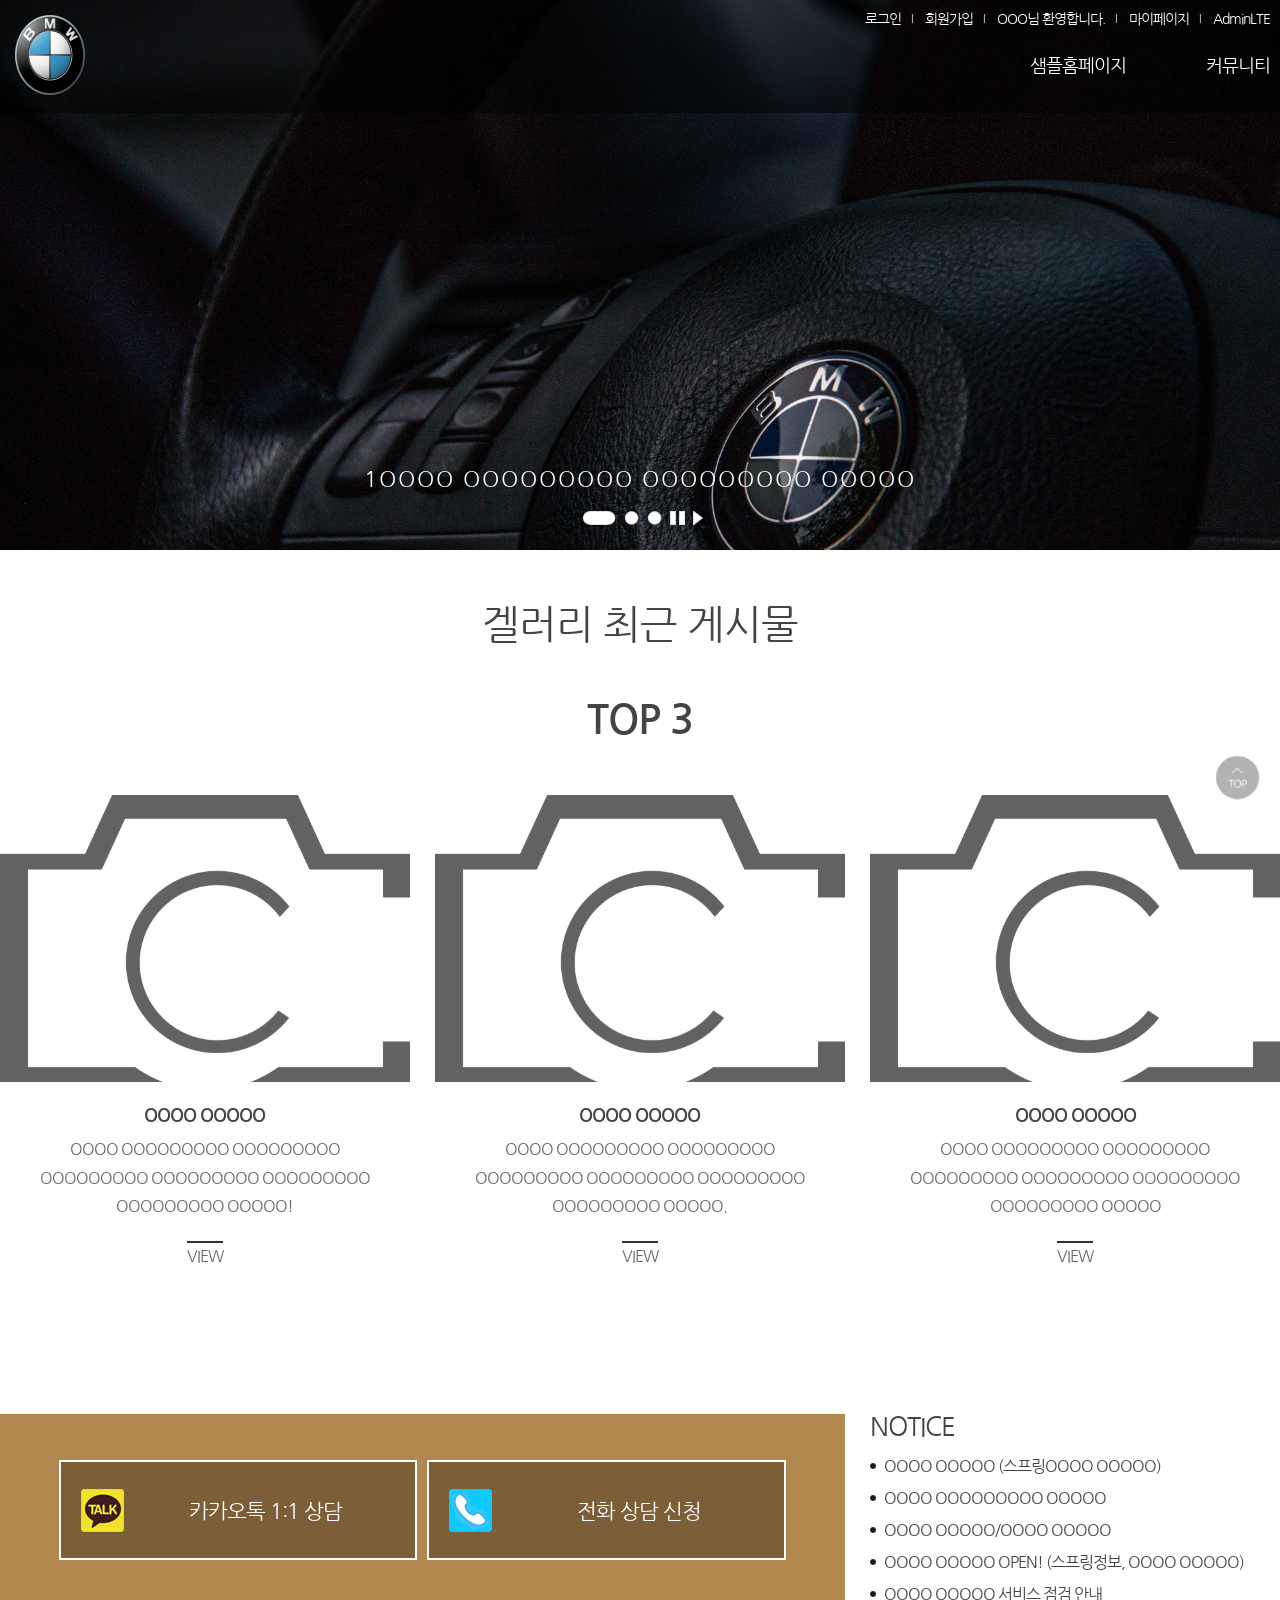
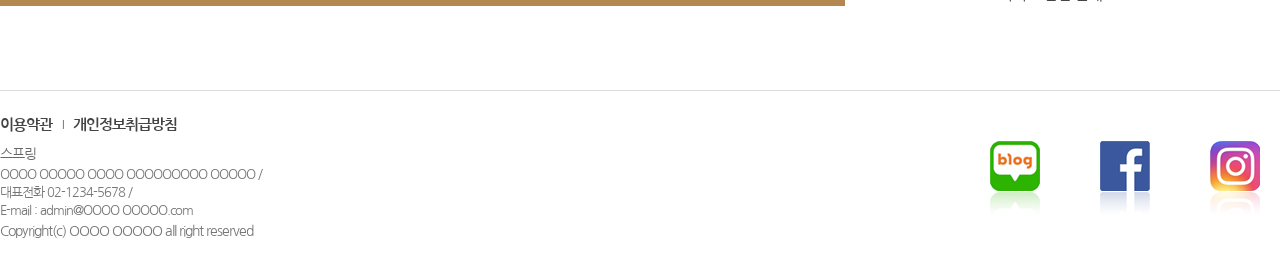
<file: home/index.html>
<!DOCTYPE html>
<html lang="ko">
<head>
<title> 스프링 </title>
<meta name="viewport" content="width=device-width, initial-scale=1, minimum-scale=1, maximum-scale=1">
<meta charset="utf-8" />
<meta http-equiv="X-UA-Compatible" content="IE=edge">
<!-- 제이쿼리 코어 임포트 가져오기(아래) -->
<script src="/home/js/jquery-3.6.0.js"></script>
<!-- 상단바로가기 클릭시 부드럽게 이동하는 외부 라이브러리 JS 임포트(아래) -->
<script src="/home/js/jquery.smooth-scroll.min.js"></script>
<!-- 화면을 초기화 시키는 reset 스타일 임포트:크로스브라이징 처리하기위해서 -->
<!-- 크롬, IE, 엣지, 사파리, 파이어폭스 h1, p, ul, div 태그의 크기가 조금씩 틀림니다. -->
<!-- 작업한 결과가 모든 브라우져(크로싱브라우징)에 똑같이 보이게 하기 위한 reset.css(아래) -->
<link rel="stylesheet" href="/home/css/reset.css">
<!-- 여기서부터 사용자 정의형 스타일 + 스크립트 추가(아래) -->
<link rel="stylesheet" href="/home/css/mobile.css">
<!-- 테블릿용 CSS 임포트 -->
<link rel="stylesheet" href="/home/css/tablet.css">
<!-- PC용 CSS 임포트 -->
<link rel="stylesheet" href="/home/css/pc.css">
<script src="/home/js/main.js"></script>
<!-- 메인들라이드 코어 임포트 -->
<script src="/home/js/slidemain.js"></script>
<style>

/* 테블릿용 메인페이지 스타일 지정(아래) 801px~무한대까지 재정의*/
@media all and (min-width:801px) {
	
}
/* PC용 메인페이지 스타일지정 1066px~무한대까지 재정의 */
@media all and (min-width:1066px) {

}
</style>
<script>
//메인페이지 전용 슬라이드 호출 부분
$(document).ready(function() {
	


	//위에서 선언한 함수|변수 샤용(아래)
	//여기서 함수호출(실행)
	slideAuto = setTimeout('play_w("right")',3000); //3초 후에 play_w함수 실행
	var slidePlayHide = setTimeout(function(){
		$('.rollplay').css('display','none');},3000); //3초후에 roll클래스 플레이버튼 영역을 숨김
	$('.rollstop a').click(function(){
		//this는 클리한 본인 태그를 말합니다
		$(this).parent().hide(); //현재 stop버튼 숨김
		$('.rollplay').css('display','inline-block');
		if(slideAuto) {
			clearTimeout(slideAuto); //slideAuto변수가 없다면, play함수를 실행중지
		}
	});
	$('.rollplay a').click(function(){
		$(this).parent().hide();
		$('.rollstop').css('display','inline-block');
		play_w('right'); //3초마다 슬라이드 이미지 액션이 발생합니다
	});
	$('.rollingbtn li.seq a').each(function(index){ 
		$(this).click(function(){
			$('rollplay').hide();
			$('rollstop').css('display','inlineblock');
			if(slideAuto) {
				clearTimeout(slideAuto) //슬라이드 중지
			}
			play_w(index); //슬라이드 재생 : 단 시작위치는 클릭한 index부터 무한반복
		});
	});
});
</script>
</head>
<body>
<!-- 헤더에서푸터까지 -->
<div id="wrap">
	<!-- 헤더상단메뉴영역영역 -->
	<header id="header">
		<div class="header_area box_inner clear">
			<!-- 상단로고영역 -->
			<h1><a href="index.html">스프링 in 자바</a></h1>
			<!-- //상단로고영역 -->
			
			<!-- 상단메뉴메뉴영역 -->
			<p class="openMOgnb">
				<a href="#">
					<b class="hdd">메뉴열기</b> 
					<span></span><span></span><span></span>
				</a>
			</p>
			<div class="header_cont">
				<ul class="util clear">
					<li><a href="login.html">로그인</a></li>
					<li><a href="join.html">회원가입</a></li>
					<!-- 로그인 후 보이는 메뉴(아래) -->
					<li><a href="#">OOO님 환영합니다.</a></li>
					<li><a href="mypage.html">마이페이지</a></li>
					<li><a href="../admin/home.html">AdminLTE</a></li>
				</ul>	
				<nav>
				<ul class="gnb clear">
					<li><a href="board_list.html" class="openAll1">샘플홈페이지</a>

                        <div class="gnb_depth gnb_depth2_1">
                            <ul class="submenu_list">
                                <li><a href="board_list.html">반응형홈페이지</a></li>
                            </ul>
                        </div>
					</li>
					<li><a href="board_list.html" class="openAll2">커뮤니티</a>
				        <div class="gnb_depth gnb_depth2_2">
                            <ul class="submenu_list">
                                <li><a href="board_list.html">공지사항</a></li>
                                <li><a href="board_list.html">겔러리게시판</a></li>
                            </ul>
                        </div>
					</li>
				</ul>
                </nav>
				<p class="closePop"><a href="javascript:;">닫기</a></p>
			</div>
			<!-- //상단메뉴메뉴영역 -->
		</div>
	</header>
	<!-- //헤더상단메뉴영역영역 -->
	
	<!-- 메인콘텐츠영역 -->
	<div id="container">
		<!-- 모바일+PC 공통슬라이드영역 -->
    	<div class="main_rolling_pc">
            <div class="visualRoll">
            	<!-- 슬라이드이미지영역 -->
                <ul class="viewImgList">
                    <li class="imglist0">
                        <div class="roll_content">
                            <a href="javascript:;">
							<p class="roll_txtline">1OOOO OOOOOOOOO OOOOOOOOO OOOOO</p>
							</a>
                        </div>
                    </li>
                    <li class="imglist1">
                        <div class="roll_content">
                            <a href="javascript:;">
							<p class="roll_txtline">2OOOO OOOOOOOOO OOOOOOOOO OOOOO</p>
							</a>
                        </div>
                    </li>
                    <li class="imglist2">
                        <div class="roll_content">
                            <a href="javascript:;">
							<p class="roll_txtline">3OOOO OOOOOOOOO OOOOOOOOO OOOOO</p>
							</a>
                        </div>
                    </li>
                </ul>
                <!-- //슬라이드이미지영역 -->
                <!-- 슬라이드버튼영역 -->
                <div class="rollbtnArea">
                    <ul class="rollingbtn">
                        <li class="seq butt0"><a href="#butt"><img src="./img/btn_rollbutt_on.png" alt="1번" /></a></li>
                        <li class="seq butt1"><a href="#butt"><img src="./img/btn_rollbutt_off.png" alt="2번" /></a></li>
                        <li class="seq butt2"><a href="#butt"><img src="./img/btn_rollbutt_off.png" alt="3번" /></a></li>
                        <li class="rollstop"><a href="#" class="stop"><img src="./img/btn_roll_stop.png" alt="멈춤" /></a></li>
                        <li class="rollplay"><a href="#" class="play"><img src="./img/btn_roll_play.png" alt="재생" /></a></li>
                    </ul>
                </div>
                <!-- //슬라이드버튼영역 -->
            </div>
        </div>
        <!-- //모바일+PC 공통슬라이드영역 -->
	
		<!-- 갤러리최근게시물영역 -->
		<div class="about_area">
			<h2>겔러리 최근 게시물 <b>TOP 3</b></h2>
			<div class="about_box">
				<ul class="place_list box_inner clear">
					<li><a href="#" onclick="$('.popup_base').css('height',$(document).height());$('.contact_pop').show();">
							<img class="img_topplace" src="img/no_image.png" alt="OOOO OOOOO" style="opacity:0.7;"/>
							<h3>OOOO OOOOO</h3>
							<p class="txt">OOOO OOOOOOOOO OOOOOOOOO OOOOOOOOO OOOOOOOOO OOOOOOOOO OOOOOOOOO OOOOO!</p>
							<span class="view">VIEW</span></a>
					</li>
					<li><a href="#" onclick="$('.popup_base').css('height',$(document).height());$('.space_pop').show();">
							<img class="img_topplace" src="img/no_image.png" alt="OOOO OOOOO" style="opacity:0.7;"/>
							<h3>OOOO OOOOO</h3>
							<p class="txt">OOOO OOOOOOOOO OOOOOOOOO OOOOOOOOO OOOOOOOOO OOOOOOOOO OOOOOOOOO OOOOO.</p>
							<span class="view">VIEW</span></a>
					</li>
					<li><a href="#" onclick="$('.popup_base').css('height',$(document).height());$('.program_pop').show();">
							<img class="img_topplace" src="img/no_image.png" alt="OOOO OOOOO" style="opacity:0.7;"/>
							<h3>OOOO OOOOO</h3>
							<p class="txt">OOOO OOOOOOOOO OOOOOOOOO OOOOOOOOO OOOOOOOOO OOOOOOOOO OOOOOOOOO OOOOO</p>
							<span class="view">VIEW</span></a>
					</li>
				</ul>
			</div>
		</div>
		<!-- //갤러리최근게시물영역 -->

		<!-- 카카오톡상담및최근공지사항영역 -->
		<div class="appbbs_area">
			<div class="appbbs_box box_inner clear">
				<h2 class="hdd">상담과 최근게시물</h2>
				<p class="app_line">
					<a href="javascript:;">카카오톡 1:1 상담</a>
					<a href="javascript:;">전화 상담 신청</a>
				</p>
				<div class="bbs_line">
					<h3>NOTICE</h3>
					<ul class="notice_recent">
						<li><a href="javascript:;">OOOO OOOOO (스프링OOOO OOOOO)</a></li>
						<li><a href="javascript:;">OOOO OOOOOOOOO OOOOO</a></li>
						<li><a href="javascript:;">OOOO OOOOO/OOOO OOOOO</a></li>
						<li><a href="javascript:;">OOOO OOOOO OPEN! (스프링정보, OOOO OOOOO)</a></li>
						<li><a href="javascript:;">OOOO OOOOO 서비스 점검 안내</a></li>
					</ul>
				</div>
			</div>
		</div>
		<!-- //카카오톡상담및최근공지사항영역 -->
	</div>
	<!-- //메인콘텐츠영역 -->
	
	<!-- 푸터메뉴및사업자정보영역 -->
	<footer>
		<div class="foot_area box_inner">
			<ul class="foot_list clear">
				<li><a href="javascript:;">이용약관</a></li>
				<li><a href="javascript:;">개인정보취급방침</a></li>
			</ul>
			<h2>스프링</h2>
            <p class="addr">OOOO OOOOO OOOO OOOOOOOOO OOOOO <span class="gubun">/</span>        
				<span class="br_line">대표전화 <span class="space0">02-1234-5678</span> <span class="gubun">/</span>        
					<span class="br_line">E-mail : <span class="space0"> admin@OOOO OOOOO.com</span></span>
				</span>
			</p>
			<p class="copy box_inner">Copyright(c) OOOO OOOOO all right reserved</p>
			<ul class="snslink clear">
				<li><a href="javascript:;">blog</a></li>
				<li><a href="javascript:;">facebook</a></li>
				<li><a href="javascript:;">instargram</a></li>
			</ul>
		</div>
	</footer>
	<!-- //푸터메뉴및주소영역 -->
</div>
<!-- //헤더에서푸터까지 -->

<!-- 하단퀵메뉴영역 -->
<div class="quick_area">
	<p class="to_top"><a href="#wrap" class="s_point">TOP</a></p>
</div>
<!-- //하단퀵메뉴영역 -->

</body>
</html>
</file>
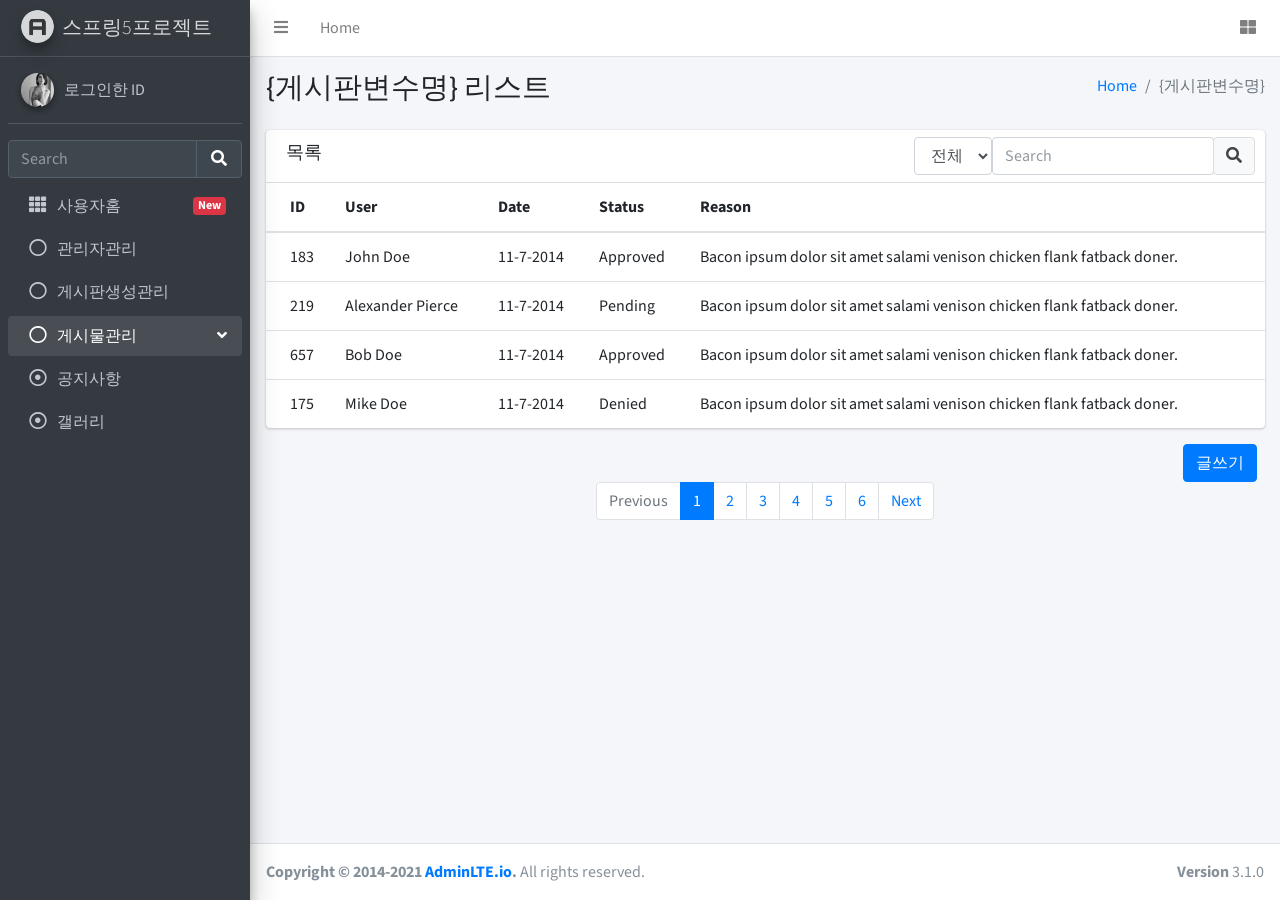
<file: admin/board_list.html>
<!DOCTYPE html>
<html lang="ko">
<head>
  <meta charset="utf-8">
  <meta name="viewport" content="width=device-width, initial-scale=1">
  <title>AdminLTE 3 | 대시보드</title>

  <!-- Google Font: Source Sans Pro 구글웹폰트 -->
  <link rel="stylesheet" href="https://fonts.googleapis.com/css?family=Source+Sans+Pro:300,400,400i,700&display=fallback">
  <!-- Font Awesome 폰트어썸 -->
  <link rel="stylesheet" href="plugins/fontawesome-free/css/all.min.css">
  <!-- Tempusdominus Bootstrap 4 부트스트랩 4-->
  <link rel="stylesheet" href="plugins/tempusdominus-bootstrap-4/css/tempusdominus-bootstrap-4.min.css">
  <!-- Theme style AdminLTE 테마스타일 -->
  <link rel="stylesheet" href="dist/css/adminlte.min.css">
  <!-- overlayScrollbars 왼쪽 스크롤메뉴-->
  <link rel="stylesheet" href="plugins/overlayScrollbars/css/OverlayScrollbars.min.css">
  <!-- summernote 웹에디터-->
  <link rel="stylesheet" href="plugins/summernote/summernote-bs4.min.css">

</head>
<body class="hold-transition sidebar-mini layout-fixed">
<div class="wrapper">

  <!-- Preloader A로고 로딩중...표시-->
  <div class="preloader flex-column justify-content-center align-items-center">
    <img class="animation__shake" src="dist/img/AdminLTELogo.png" alt="AdminLTELogo" height="60" width="60">
  </div>

  <!-- Navbar 햄버거메뉴 라인 부분-->
  <nav class="main-header navbar navbar-expand navbar-white navbar-light">
    <!-- Left navbar links 왼쪽 햄버거 메뉴와 Home -->
    <ul class="navbar-nav">
      <li class="nav-item"> <!--햄버거 메뉴-->
        <a class="nav-link" data-widget="pushmenu" href="#" role="button"><i class="fas fa-bars"></i></a>
      </li>
      <li class="nav-item d-none d-sm-inline-block">
        <a href="home.html" class="nav-link">Home</a>
      </li>
    </ul>

    <!-- Right navbar links 오른쪽 아이콘 메뉴-->
    <ul class="navbar-nav ml-auto">
      <!-- Navbar Search -->
      <li class="nav-item">
        <a class="nav-link" data-widget="control-sidebar" data-slide="true" href="#" role="button">
          <i class="fas fa-th-large"></i>
        </a>
      </li>
    </ul>
  </nav>
  <!-- /.navbar -->

  <!-- Main Sidebar Container 왼쪽 사이드메뉴 내용-->
  <aside class="main-sidebar sidebar-dark-primary elevation-4">
    <!-- Brand Logo -->
    <a href="home.html" class="brand-link">
      <img src="dist/img/AdminLTELogo.png" alt="AdminLTE Logo" class="brand-image img-circle elevation-3" style="opacity: .8">
      <span class="brand-text font-weight-light">스프링5프로젝트</span>
    </a>

    <!-- Sidebar -->
    <div class="sidebar">
      <!-- Sidebar user panel (optional) 로그인한 정보-->
      <div class="user-panel mt-3 pb-3 mb-3 d-flex">
        <div class="image">
          <img src="dist/img/user3-128x128.jpg" class="img-circle elevation-2" alt="User Image">
        </div>
        <div class="info">
          <a href="#" class="d-block">로그인한 ID</a>
        </div>
      </div>

      <!-- SidebarSearch Form 검색폼-->
      <div class="form-inline">
        <div class="input-group" data-widget="sidebar-search">
          <input class="form-control form-control-sidebar" type="search" placeholder="Search" aria-label="Search">
          <div class="input-group-append">
            <button class="btn btn-sidebar">
              <i class="fas fa-search fa-fw"></i>
            </button>
          </div>
        </div>
      </div>

      <!-- Sidebar Menu 메뉴시작-->
      <nav class="mt-2">
        <ul class="nav nav-pills nav-sidebar flex-column" data-widget="treeview" role="menu" data-accordion="false">
          <!-- Add icons to the links using the .nav-icon class
               with font-awesome or any other icon font library -->
          <li class="nav-item">
            <a href="/" class="nav-link">
              <i class="nav-icon fas fa-th"></i>
              <p>
                사용자홈
                <span class="right badge badge-danger">New</span>
              </p>
            </a>
          </li>
          <li class="nav-item">
            <a href="#" class="nav-link">
              <i class="far fa-circle nav-icon"></i>
              <p>관리자관리</p>
            </a>
          </li>
          <li class="nav-item">
            <a href="#" class="nav-link">
              <i class="far fa-circle nav-icon"></i>
              <p>게시판생성관리</p>
            </a>
          </li>
          <li class="nav-item menu-open">
            <a href="#" class="nav-link">
              <i class="far fa-circle nav-icon"></i>
              <p>게시물관리
                <i class="right fas fa-angle-left"></i>
              </p>
            </a>
            <ul class="nav nav-treeview">
              <!-- 게시판 생성관리에서 만든 게시판개수에 따라서 자동증가 -->
              <li class="nav-item">
                <a href="board_list.html" class="nav-link">
                  <i class="far fa-dot-circle nav-icon"></i>
                  <p>공지사항</p>
                </a>
              </li>
              <li class="nav-item">
                <a href="board_list.html" class="nav-link">
                  <i class="far fa-dot-circle nav-icon"></i>
                  <p>갤러리</p>
                </a>
              </li>
            </ul>
          </li>
        </ul>
      </nav>
      <!-- /.sidebar-menu -->
    </div>
    <!-- /.sidebar -->
  </aside>

  <!-- Content Wrapper. Contains page content -->
  <div class="content-wrapper">
    <!-- Content Header (Page header) -->
    <div class="content-header">
      <div class="container-fluid">
        <div class="row mb-2">
          <div class="col-sm-6">
            <h1 class="m-0">{게시판변수명} 리스트</h1>
          </div><!-- /.col -->
          <div class="col-sm-6">
            <ol class="breadcrumb float-sm-right">
              <li class="breadcrumb-item"><a href="#">Home</a></li>
              <li class="breadcrumb-item active">{게시판변수명}</li>
            </ol>
          </div><!-- /.col -->
        </div><!-- /.row -->
      </div><!-- /.container-fluid -->
    </div>
    <!-- /.content-header -->

    <!-- Main content -->
    <section class="content">
      <div class="container-fluid">
        <!-- 컨텐츠 내용 -->
        <div class="card">
          <div class="card-header">
            <h3 class="card-title">목록</h3>

            <div class="card-tools">
              <!-- 내용검색 폼 -->
              <div class="input-group input-group-md">
                <form name="form_search" action="board_list.html" method="GET" class="form-horizontal">
                  <select class="form-control float-left" style="width: inherit;">
                    <option>전체</option>
                    <option>제목</option>
                    <option>내용</option>
                  </select>
                  <input type="text" name="table_search" class="form-control float-left" placeholder="Search" style="width: inherit;">
                  <div class="input-group-append float-left">
                    <button type="submit" class="btn btn-default" style="width: inherit;">
                      <i class="fas fa-search"></i>
                    </button>
                  </div> 
              </form>
              </div>
              <!-- //내용검색 폼 -->
            </div>
          </div>
          <!-- /.card-header -->
          <div class="card-body table-responsive p-0">
            <table class="table table-hover"> 
              <!-- 줄바꿈을 안할때 다음 클래스 추가 text-nowrap -->
              <thead>
                <tr>
                  <th>ID</th>
                  <th>User</th>
                  <th>Date</th>
                  <th>Status</th>
                  <th>Reason</th>
                </tr>
              </thead>
              <tbody>
                <tr>
                  <td>183</td>
                  <td>John Doe</td>
                  <td>11-7-2014</td>
                  <td><span class="tag tag-success">Approved</span></td>
                  <td>Bacon ipsum dolor sit amet salami venison chicken flank fatback doner.</td>
                </tr>
                <tr>
                  <td>219</td>
                  <td>Alexander Pierce</td>
                  <td>11-7-2014</td>
                  <td><span class="tag tag-warning">Pending</span></td>
                  <td>Bacon ipsum dolor sit amet salami venison chicken flank fatback doner.</td>
                </tr>
                <tr>
                  <td>657</td>
                  <td>Bob Doe</td>
                  <td>11-7-2014</td>
                  <td><span class="tag tag-primary">Approved</span></td>
                  <td>Bacon ipsum dolor sit amet salami venison chicken flank fatback doner.</td>
                </tr>
                <tr>
                  <td>175</td>
                  <td>Mike Doe</td>
                  <td>11-7-2014</td>
                  <td><span class="tag tag-danger">Denied</span></td>
                  <td>Bacon ipsum dolor sit amet salami venison chicken flank fatback doner.</td>
                </tr>
              </tbody>
            </table>
          </div>
          <!-- /.card-body -->
        </div>
        <!-- //컨텐츠 내용 -->
        <!-- 페이징 처리 -->
      <div class="col-12 text-right">
        <button class="btn btn-primary">글쓰기</button>
        <ul class="pagination justify-content-center">
          <li class="paginate_button page-item previous disabled" id="example2_previous">
            <a href="#" aria-controls="example2" data-dt-idx="0" tabindex="0" class="page-link">Previous</a>
          </li>
          <li class="paginate_button page-item active">
            <a href="#" aria-controls="example2" data-dt-idx="1" tabindex="0" class="page-link">1</a>
          </li>
          <li class="paginate_button page-item ">
            <a href="#" aria-controls="example2" data-dt-idx="2" tabindex="0" class="page-link">2</a>
          </li>
          <li class="paginate_button page-item ">
            <a href="#" aria-controls="example2" data-dt-idx="3" tabindex="0" class="page-link">3</a>
          </li>
          <li class="paginate_button page-item ">
            <a href="#" aria-controls="example2" data-dt-idx="4" tabindex="0" class="page-link">4</a>
          </li>
          <li class="paginate_button page-item ">
            <a href="#" aria-controls="example2" data-dt-idx="5" tabindex="0" class="page-link">5</a>
          </li>
          <li class="paginate_button page-item ">
            <a href="#" aria-controls="example2" data-dt-idx="6" tabindex="0" class="page-link">6</a>
          </li>
          <li class="paginate_button page-item next" id="example2_next">
            <a href="#" aria-controls="example2" data-dt-idx="7" tabindex="0" class="page-link">Next</a>
          </li>
        </ul>
      </div>
      <!-- //페이징 처리 -->
      </div><!-- /.container-fluid -->
    </section>
    <!-- /.content -->
  </div>
  <!-- /.content-wrapper -->
  <footer class="main-footer">
    <strong>Copyright &copy; 2014-2021 <a href="https://adminlte.io">AdminLTE.io</a>.</strong>
    All rights reserved.
    <div class="float-right d-none d-sm-inline-block">
      <b>Version</b> 3.1.0
    </div>
  </footer>

  <!-- Control Sidebar 오른쪽 바둑판메뉴클릭시 나오는 내용-->
  <aside class="control-sidebar control-sidebar-dark">
    <!-- demo.js에서 출력할 내용이 존재, demo.js사용안함 -->
    <div class="text-center mt-4">
    <h5>로그아웃</h5><hr class="mb-2"/>
    <button type="button" class="btn btn-primary" id="btn_logout">로그아웃</button>
    </div>
  </aside>
  <!-- /.control-sidebar -->
</div>
<!-- ./wrapper -->
<!-- jQuery 제이쿼리 코어-->
<script src="plugins/jquery/jquery.min.js"></script>
<!-- jQuery UI 1.11.4 제이쿼리 UI코어-->
<script src="plugins/jquery-ui/jquery-ui.min.js"></script>
<!-- Resolve conflict in jQuery UI tooltip with Bootstrap tooltip -->
<script>
  $.widget.bridge('uibutton', $.ui.button)
</script>
<!-- Bootstrap 4 부트스트랩4 코어-->
<script src="plugins/bootstrap/js/bootstrap.bundle.min.js"></script>
<!-- Summernote 썸머노트 웹에디터 코어-->
<script src="plugins/summernote/summernote-bs4.min.js"></script>
<!-- overlayScrollbars 왼쪽스크롤메뉴 코어-->
<script src="plugins/overlayScrollbars/js/jquery.overlayScrollbars.min.js"></script>
<!-- AdminLTE App AdminLTE 코어-->
<script src="dist/js/adminlte.js"></script>
<!-- AdminLTE for demo purposes 오른쪽메뉴-로그아웃사용 코어: 사용안함 -->
<!-- <script src="dist/js/demo.js"></script> -->
</body>
</html>
</file>
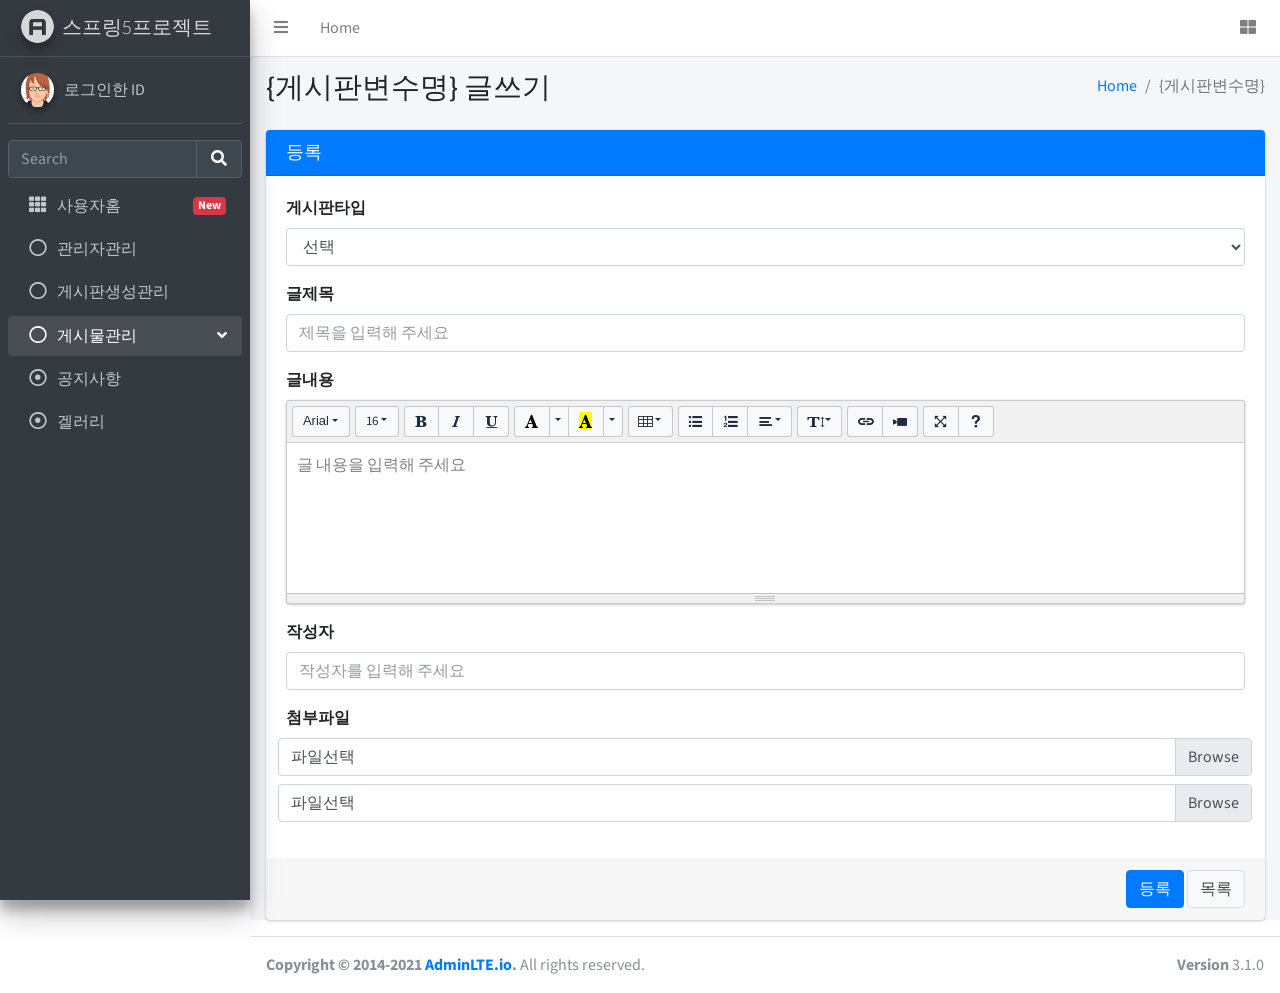
<file: admin/board_write.html>
<!DOCTYPE html>
<html lang="ko">
<head>
  <meta charset="utf-8">
  <meta name="viewport" content="width=device-width, initial-scale=1">
  <title>AdminLTE 3 | 대시보드</title>
  <!-- Google Font: Source Sans Pro 구글웹폰트 -->
  <link rel="stylesheet" href="https://fonts.googleapis.com/css?family=Source+Sans+Pro:300,400,400i,700&display=fallback">
  <!-- Font Awesome 폰트어썸 -->
  <link rel="stylesheet" href="plugins/fontawesome-free/css/all.min.css">
  <!-- Tempusdominus Bootstrap 4 부트스트랩4 -->
  <link rel="stylesheet" href="plugins/tempusdominus-bootstrap-4/css/tempusdominus-bootstrap-4.min.css">
  <!-- Theme style AdminLTE 테마스타일 -->
  <link rel="stylesheet" href="dist/css/adminlte.min.css">
  <!-- overlayScrollbars 왼쪽스크롤메뉴 -->
  <link rel="stylesheet" href="plugins/overlayScrollbars/css/OverlayScrollbars.min.css">
  <!-- summernote 웹에디터 -->
  <link rel="stylesheet" href="plugins/summernote/summernote-bs4.min.css">
</head>
<body class="hold-transition sidebar-mini layout-fixed">
<div class="wrapper">

  <!-- Preloader A로고 로딩중...표시 -->
  <div class="preloader flex-column justify-content-center align-items-center">
    <img class="animation__shake" src="dist/img/AdminLTELogo.png" alt="AdminLTELogo" height="60" width="60">
  </div>

  <!-- Navbar 햄버거메뉴 라인 부분 -->
  <nav class="main-header navbar navbar-expand navbar-white navbar-light">
    <!-- Left navbar links 왼쪽 햄버거 메뉴와 Home링크메뉴 -->
    <ul class="navbar-nav">
      <li class="nav-item"> 
        <a class="nav-link" data-widget="pushmenu" href="#" role="button"><i class="fas fa-bars"></i></a>
      </li>
      <li class="nav-item d-none d-sm-inline-block">
        <a href="home.html" class="nav-link">Home</a>
      </li>
    </ul>
    <!-- Right navbar links 오른쪽 아이콘 메뉴 -->
    <ul class="navbar-nav ml-auto">
     
      <li class="nav-item">
        <a class="nav-link" data-widget="control-sidebar" data-slide="true" href="#" role="button">
          <i class="fas fa-th-large"></i>
        </a>
      </li>
    </ul>
  </nav>
  <!-- /.navbar -->

  <!-- Main Sidebar Container 왼쪽 사이드메뉴내용 -->
  <aside class="main-sidebar sidebar-dark-primary elevation-4">
    <!-- Brand Logo -->
    <a href="home.html" class="brand-link">
      <img src="dist/img/AdminLTELogo.png" alt="AdminLTE Logo" class="brand-image img-circle elevation-3" style="opacity: .8">
      <span class="brand-text font-weight-light">스프링5프로젝트</span>
    </a>

    <!-- Sidebar -->
    <div class="sidebar">
      <!-- Sidebar user panel (optional) 로그인한 정보 -->
      <div class="user-panel mt-3 pb-3 mb-3 d-flex">
        <div class="image">
          <img src="dist/img/avatar3.png" class="img-circle elevation-2" alt="User Image">
        </div>
        <div class="info">
          <a href="#" class="d-block">로그인한 ID</a>
        </div>
      </div>

      <!-- SidebarSearch Form 검색폼 -->
      <div class="form-inline">
        <div class="input-group" data-widget="sidebar-search">
          <input class="form-control form-control-sidebar" type="search" placeholder="Search" aria-label="Search">
          <div class="input-group-append">
            <button class="btn btn-sidebar">
              <i class="fas fa-search fa-fw"></i>
            </button>
          </div>
        </div>
      </div>

      <!-- Sidebar Menu 메뉴시작 -->
      <nav class="mt-2">
        <ul class="nav nav-pills nav-sidebar flex-column" data-widget="treeview" role="menu" data-accordion="false">
          <!-- Add icons to the links using the .nav-icon class
               with font-awesome or any other icon font library -->
          
          <li class="nav-item">
            <a href="/" class="nav-link">
              <i class="nav-icon fas fa-th"></i>
              <p>
                사용자홈
                <span class="right badge badge-danger">New</span>
              </p>
            </a>
          </li>
          <li class="nav-item">
            <a href="#" class="nav-link">
              <i class="far fa-circle nav-icon"></i>
              <p>관리자관리</p>
            </a>
          </li>
          <li class="nav-item">
            <a href="#" class="nav-link">
              <i class="far fa-circle nav-icon"></i>
              <p>게시판생성관리</p>
            </a>
          </li>
          <li class="nav-item menu-open">
            <a href="#" class="nav-link">
              <i class="far fa-circle nav-icon"></i>
              <p>게시물관리
                <i class="right fas fa-angle-left"></i>
              </p>
            </a>
            <ul class="nav nav-treeview">
              <!-- 위 게시판 생성관리에서 만든 게시판 개수에 따라서 자동 증가(아래) -->
              <li class="nav-item">
                <a href="board_list.html" class="nav-link">
                  <i class="far fa-dot-circle nav-icon"></i>
                  <p>공지사항</p>
                </a>
              </li>
              <li class="nav-item">
                <a href="board_list.html" class="nav-link">
                  <i class="far fa-dot-circle nav-icon"></i>
                  <p>겔러리</p>
                </a>
              </li>
            </ul>
          </li>
          
        </ul>
      </nav>
      <!-- /.sidebar-menu -->
    </div>
    <!-- /.sidebar -->
  </aside>

  <!-- Content Wrapper. Contains page content -->
  <div class="content-wrapper">
    <!-- Content Header (Page header) -->
    <div class="content-header">
      <div class="container-fluid">
        <div class="row mb-2">
          <div class="col-sm-6">
            <h1 class="m-0">{게시판변수명} 글쓰기</h1>
          </div><!-- /.col -->
          <div class="col-sm-6">
            <ol class="breadcrumb float-sm-right">
              <li class="breadcrumb-item"><a href="#">Home</a></li>
              <li class="breadcrumb-item active">{게시판변수명}</li>
            </ol>
          </div><!-- /.col -->
        </div><!-- /.row -->
      </div><!-- /.container-fluid -->
    </div>
    <!-- /.content-header -->

    <!-- Main content -->
    <section class="content">
      <div class="container-fluid">
        <!-- 콘텐츠 내용 -->
        <div class="card card-primary">
          <div class="card-header">
            <h3 class="card-title">등록</h3>
          </div>
          <!-- /.card-header -->
          <!-- form start -->
          <!-- 첨부파일을 전송할때 enctype=필수 없으면, 첨부파일이 전송X -->
          <form name="form_write" action="board_write.html" enctype="multipart/form-data">
            <div class="card-body">
              <div class="form-group">
                <label for="board_type">게시판타입</label>
                <select name="board_type" class="form-control">
                  <option>선택</option>
                  <option>공지사항</option>
                  <option>갤러리</option>
                </select>
              </div>
              <div class="form-group">
                <label for="title">글제목</label>
                <input name="title" type="text" class="form-control" id="title" placeholder="제목을 입력해 주세요" required>
              </div>
              <div class="form-group">
                <label for="content">글내용</label>
                <textarea name="content" id="content" class="form-control" placeholder="내용을 입력해주세요." required></textarea>
              </div>
              <div class="form-group">
                <label for="writer">작성자</label>
                <input name="writer" type="text" class="form-control" id="writer" placeholder="작성자를 입력해 주세요" required>
              </div>
              <div class="form-group">
                <label for="exampleInputFile">첨부파일</label>
                <div class="input-group">
                  <div class="custom-file row">
                    <input name="file" type="file" class="custom-file-input" id="file0">
                    <label class="custom-file-label" for="file0">파일선택</label>
                  </div>
                </div>
                <div class="mb-2"></div>
                  <div class="input-group">
                  <div class="custom-file row">
                    <input name="file" type="file" class="custom-file-input" id="file1">
                    <label class="custom-file-label" for="file1">파일선택</label>
                  </div>
                </div>
              </div>
            </div>
            <!-- /.card-body -->

            <div class="card-footer text-right">
              <button type="submit" class="btn btn-primary">등록</button>
              <a href="board_list.html" class="btn btn-default">목록</a>
            </div>
          </form>
        </div>
        <!-- //콘텐츠 내용 -->
      </div><!-- /.container-fluid -->
    </section>
    <!-- /.content -->
  </div>
  <!-- /.content-wrapper -->
  <footer class="main-footer">
    <strong>Copyright &copy; 2014-2021 <a href="https://adminlte.io">AdminLTE.io</a>.</strong>
    All rights reserved.
    <div class="float-right d-none d-sm-inline-block">
      <b>Version</b> 3.1.0
    </div>
  </footer>

  <!-- Control Sidebar 오른쪽 바둑판베뉴클릭시 나오는 내용 -->
  <aside class="control-sidebar control-sidebar-dark">
    <!-- demo.js에서 출력할 내용이 존재, demo.js사용않함. -->
    <div class="text-center mt-4">
    <h5>로그아웃</h5><hr class="mb-2"/>
    <button type="button" class="btn btn-primary" id="btn_logout">로그아웃</button>
    </div>
  </aside>
  <!-- /.control-sidebar -->
</div>
<!-- ./wrapper -->
<!-- jQuery 제이쿼리 코어 -->
<script src="plugins/jquery/jquery.min.js"></script>
<!-- jQuery UI 1.11.4 제이쿼리 UI코어 -->
<script src="plugins/jquery-ui/jquery-ui.min.js"></script>
<!-- Resolve conflict in jQuery UI tooltip with Bootstrap tooltip -->
<script>
  $.widget.bridge('uibutton', $.ui.button)
</script>
<!-- Bootstrap 4 부트스트랩4 코어 -->
<script src="plugins/bootstrap/js/bootstrap.bundle.min.js"></script>
<!-- Summernote 섬머노트웹에디터 코어 -->
<script src="plugins/summernote/summernote-bs4.min.js"></script>
<!-- overlayScrollbars 왼쪽스크롤메뉴 코어 -->
<script src="plugins/overlayScrollbars/js/jquery.overlayScrollbars.min.js"></script>
<!-- AdminLTE App AdminLTE코어 -->
<script src="dist/js/adminlte.js"></script>
<!-- AdminLTE for demo purposes 오른쪽메뉴-로그아웃사용 코어: 사용안함. -->
<!-- <script src="dist/js/demo.js"></script> -->
<!-- 첨부파일명을 input태그디자인 안쪽에 집어넣는 확장프로그램 -->
<script src="/admin/plugins/bs-custom-file-input/bs-custom-file-input.min.js"></script>
<!-- 위 첨부파일 확장프로그램 실행(아래-개발자가 처리) -->
<script>
	$(document).ready(function(){
		bsCustomFileInput.init();
	});
</script>
<script>
	$(document).ready(function(){
		//$('#content_lbl').summernote(); //기본실행  이 기본실행을 개발자가 커스터마이징
		$('#content').summernote({
			height:150,
			lang:'ko-KR',
			placeholder:'글 내용을 입력해 주세요',
			toolbar:[
				['fontname',['fontname']],
				['fontsize',['fontsize']],
				['style',['bold','italic','underline']],
				['color',['forecolor','color']],
				['table',['table']],
				['para',['ul','ol','paragraph']],
				['height',['height']],
				['insert',['link','video']], //'picture',
				['view',['fullscreen','help']]
			],
			fontNames: ['Arial', 'Arial Black', 'Comic Sans MS', 'Courier New','맑은 고딕','궁서','굴림체','굴림','돋음체','바탕체'],
			fontSizes: ['8','10','12','14','16','18','20','22','24','26','28','30'],
			fontNamesIgnoreCheck: ['Nanum Gothic']
		});
	});
</script>
</body>
</html>
</file>
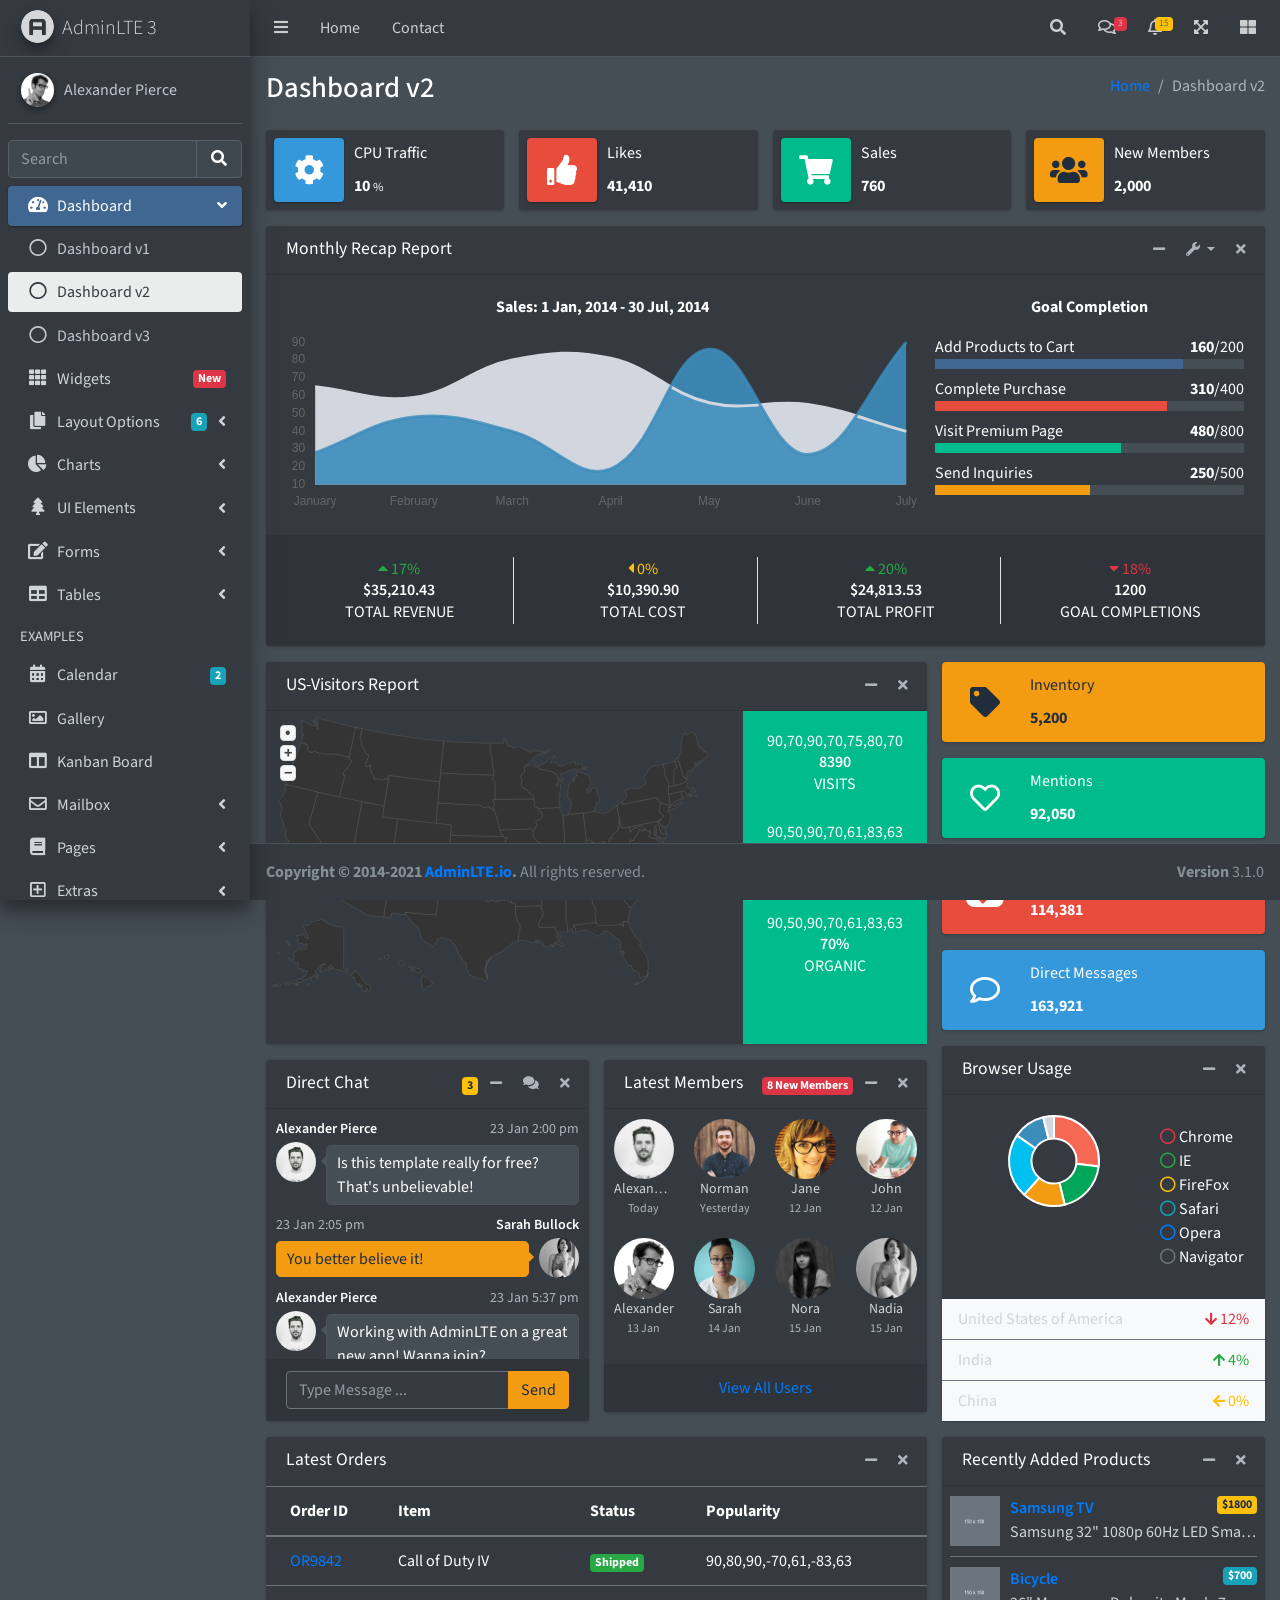
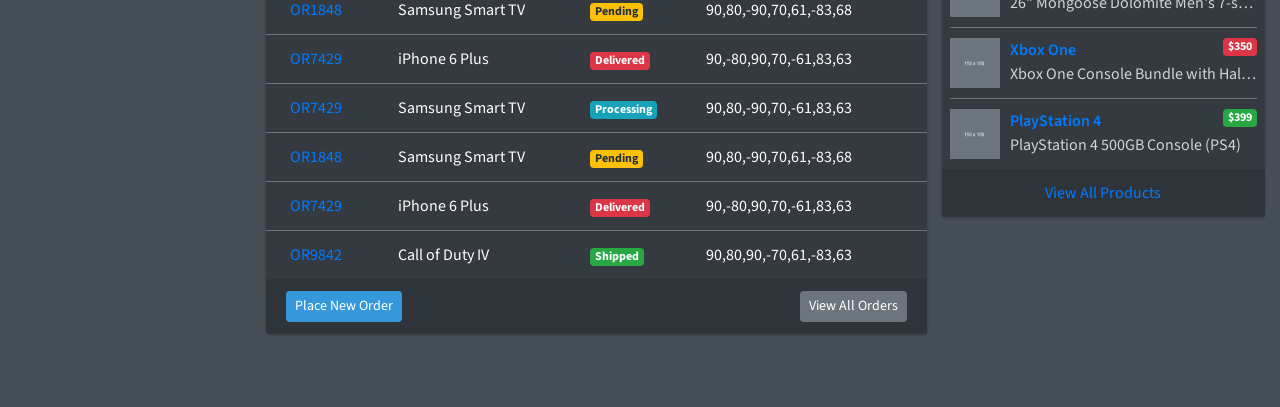
<file: admin/index2.html>
<!DOCTYPE html>
<html lang="en">
<head>
  <meta charset="utf-8">
  <meta name="viewport" content="width=device-width, initial-scale=1">
  <title>AdminLTE 3 | Dashboard 2</title>

  <!-- Google Font: Source Sans Pro -->
  <link rel="stylesheet" href="https://fonts.googleapis.com/css?family=Source+Sans+Pro:300,400,400i,700&display=fallback">
  <!-- Font Awesome Icons -->
  <link rel="stylesheet" href="plugins/fontawesome-free/css/all.min.css">
  <!-- overlayScrollbars -->
  <link rel="stylesheet" href="plugins/overlayScrollbars/css/OverlayScrollbars.min.css">
  <!-- Theme style -->
  <link rel="stylesheet" href="dist/css/adminlte.min.css">
</head>
<body class="hold-transition dark-mode sidebar-mini layout-fixed layout-navbar-fixed layout-footer-fixed">
<div class="wrapper">

  <!-- Preloader -->
  <div class="preloader flex-column justify-content-center align-items-center">
    <img class="animation__wobble" src="dist/img/AdminLTELogo.png" alt="AdminLTELogo" height="60" width="60">
  </div>

  <!-- Navbar -->
  <nav class="main-header navbar navbar-expand navbar-dark">
    <!-- Left navbar links -->
    <ul class="navbar-nav">
      <li class="nav-item">
        <a class="nav-link" data-widget="pushmenu" href="#" role="button"><i class="fas fa-bars"></i></a>
      </li>
      <li class="nav-item d-none d-sm-inline-block">
        <a href="index3.html" class="nav-link">Home</a>
      </li>
      <li class="nav-item d-none d-sm-inline-block">
        <a href="#" class="nav-link">Contact</a>
      </li>
    </ul>

    <!-- Right navbar links -->
    <ul class="navbar-nav ml-auto">
      <!-- Navbar Search -->
      <li class="nav-item">
        <a class="nav-link" data-widget="navbar-search" href="#" role="button">
          <i class="fas fa-search"></i>
        </a>
        <div class="navbar-search-block">
          <form class="form-inline">
            <div class="input-group input-group-sm">
              <input class="form-control form-control-navbar" type="search" placeholder="Search" aria-label="Search">
              <div class="input-group-append">
                <button class="btn btn-navbar" type="submit">
                  <i class="fas fa-search"></i>
                </button>
                <button class="btn btn-navbar" type="button" data-widget="navbar-search">
                  <i class="fas fa-times"></i>
                </button>
              </div>
            </div>
          </form>
        </div>
      </li>

      <!-- Messages Dropdown Menu -->
      <li class="nav-item dropdown">
        <a class="nav-link" data-toggle="dropdown" href="#">
          <i class="far fa-comments"></i>
          <span class="badge badge-danger navbar-badge">3</span>
        </a>
        <div class="dropdown-menu dropdown-menu-lg dropdown-menu-right">
          <a href="#" class="dropdown-item">
            <!-- Message Start -->
            <div class="media">
              <img src="dist/img/user1-128x128.jpg" alt="User Avatar" class="img-size-50 mr-3 img-circle">
              <div class="media-body">
                <h3 class="dropdown-item-title">
                  Brad Diesel
                  <span class="float-right text-sm text-danger"><i class="fas fa-star"></i></span>
                </h3>
                <p class="text-sm">Call me whenever you can...</p>
                <p class="text-sm text-muted"><i class="far fa-clock mr-1"></i> 4 Hours Ago</p>
              </div>
            </div>
            <!-- Message End -->
          </a>
          <div class="dropdown-divider"></div>
          <a href="#" class="dropdown-item">
            <!-- Message Start -->
            <div class="media">
              <img src="dist/img/user8-128x128.jpg" alt="User Avatar" class="img-size-50 img-circle mr-3">
              <div class="media-body">
                <h3 class="dropdown-item-title">
                  John Pierce
                  <span class="float-right text-sm text-muted"><i class="fas fa-star"></i></span>
                </h3>
                <p class="text-sm">I got your message bro</p>
                <p class="text-sm text-muted"><i class="far fa-clock mr-1"></i> 4 Hours Ago</p>
              </div>
            </div>
            <!-- Message End -->
          </a>
          <div class="dropdown-divider"></div>
          <a href="#" class="dropdown-item">
            <!-- Message Start -->
            <div class="media">
              <img src="dist/img/user3-128x128.jpg" alt="User Avatar" class="img-size-50 img-circle mr-3">
              <div class="media-body">
                <h3 class="dropdown-item-title">
                  Nora Silvester
                  <span class="float-right text-sm text-warning"><i class="fas fa-star"></i></span>
                </h3>
                <p class="text-sm">The subject goes here</p>
                <p class="text-sm text-muted"><i class="far fa-clock mr-1"></i> 4 Hours Ago</p>
              </div>
            </div>
            <!-- Message End -->
          </a>
          <div class="dropdown-divider"></div>
          <a href="#" class="dropdown-item dropdown-footer">See All Messages</a>
        </div>
      </li>
      <!-- Notifications Dropdown Menu -->
      <li class="nav-item dropdown">
        <a class="nav-link" data-toggle="dropdown" href="#">
          <i class="far fa-bell"></i>
          <span class="badge badge-warning navbar-badge">15</span>
        </a>
        <div class="dropdown-menu dropdown-menu-lg dropdown-menu-right">
          <span class="dropdown-item dropdown-header">15 Notifications</span>
          <div class="dropdown-divider"></div>
          <a href="#" class="dropdown-item">
            <i class="fas fa-envelope mr-2"></i> 4 new messages
            <span class="float-right text-muted text-sm">3 mins</span>
          </a>
          <div class="dropdown-divider"></div>
          <a href="#" class="dropdown-item">
            <i class="fas fa-users mr-2"></i> 8 friend requests
            <span class="float-right text-muted text-sm">12 hours</span>
          </a>
          <div class="dropdown-divider"></div>
          <a href="#" class="dropdown-item">
            <i class="fas fa-file mr-2"></i> 3 new reports
            <span class="float-right text-muted text-sm">2 days</span>
          </a>
          <div class="dropdown-divider"></div>
          <a href="#" class="dropdown-item dropdown-footer">See All Notifications</a>
        </div>
      </li>
      <li class="nav-item">
        <a class="nav-link" data-widget="fullscreen" href="#" role="button">
          <i class="fas fa-expand-arrows-alt"></i>
        </a>
      </li>
      <li class="nav-item">
        <a class="nav-link" data-widget="control-sidebar" data-slide="true" href="#" role="button">
          <i class="fas fa-th-large"></i>
        </a>
      </li>
    </ul>
  </nav>
  <!-- /.navbar -->

  <!-- Main Sidebar Container -->
  <aside class="main-sidebar sidebar-dark-primary elevation-4">
    <!-- Brand Logo -->
    <a href="index3.html" class="brand-link">
      <img src="dist/img/AdminLTELogo.png" alt="AdminLTE Logo" class="brand-image img-circle elevation-3" style="opacity: .8">
      <span class="brand-text font-weight-light">AdminLTE 3</span>
    </a>

    <!-- Sidebar -->
    <div class="sidebar">
      <!-- Sidebar user panel (optional) -->
      <div class="user-panel mt-3 pb-3 mb-3 d-flex">
        <div class="image">
          <img src="dist/img/user2-160x160.jpg" class="img-circle elevation-2" alt="User Image">
        </div>
        <div class="info">
          <a href="#" class="d-block">Alexander Pierce</a>
        </div>
      </div>

      <!-- SidebarSearch Form -->
      <div class="form-inline">
        <div class="input-group" data-widget="sidebar-search">
          <input class="form-control form-control-sidebar" type="search" placeholder="Search" aria-label="Search">
          <div class="input-group-append">
            <button class="btn btn-sidebar">
              <i class="fas fa-search fa-fw"></i>
            </button>
          </div>
        </div>
      </div>

      <!-- Sidebar Menu -->
      <nav class="mt-2">
        <ul class="nav nav-pills nav-sidebar flex-column" data-widget="treeview" role="menu" data-accordion="false">
          <!-- Add icons to the links using the .nav-icon class
               with font-awesome or any other icon font library -->
          <li class="nav-item menu-open">
            <a href="#" class="nav-link active">
              <i class="nav-icon fas fa-tachometer-alt"></i>
              <p>
                Dashboard
                <i class="right fas fa-angle-left"></i>
              </p>
            </a>
            <ul class="nav nav-treeview">
              <li class="nav-item">
                <a href="./index.html" class="nav-link">
                  <i class="far fa-circle nav-icon"></i>
                  <p>Dashboard v1</p>
                </a>
              </li>
              <li class="nav-item">
                <a href="./index2.html" class="nav-link active">
                  <i class="far fa-circle nav-icon"></i>
                  <p>Dashboard v2</p>
                </a>
              </li>
              <li class="nav-item">
                <a href="./index3.html" class="nav-link">
                  <i class="far fa-circle nav-icon"></i>
                  <p>Dashboard v3</p>
                </a>
              </li>
            </ul>
          </li>
          <li class="nav-item">
            <a href="pages/widgets.html" class="nav-link">
              <i class="nav-icon fas fa-th"></i>
              <p>
                Widgets
                <span class="right badge badge-danger">New</span>
              </p>
            </a>
          </li>
          <li class="nav-item">
            <a href="#" class="nav-link">
              <i class="nav-icon fas fa-copy"></i>
              <p>
                Layout Options
                <i class="fas fa-angle-left right"></i>
                <span class="badge badge-info right">6</span>
              </p>
            </a>
            <ul class="nav nav-treeview">
              <li class="nav-item">
                <a href="pages/layout/top-nav.html" class="nav-link">
                  <i class="far fa-circle nav-icon"></i>
                  <p>Top Navigation</p>
                </a>
              </li>
              <li class="nav-item">
                <a href="pages/layout/top-nav-sidebar.html" class="nav-link">
                  <i class="far fa-circle nav-icon"></i>
                  <p>Top Navigation + Sidebar</p>
                </a>
              </li>
              <li class="nav-item">
                <a href="pages/layout/boxed.html" class="nav-link">
                  <i class="far fa-circle nav-icon"></i>
                  <p>Boxed</p>
                </a>
              </li>
              <li class="nav-item">
                <a href="pages/layout/fixed-sidebar.html" class="nav-link">
                  <i class="far fa-circle nav-icon"></i>
                  <p>Fixed Sidebar</p>
                </a>
              </li>
              <li class="nav-item">
                <a href="pages/layout/fixed-sidebar-custom.html" class="nav-link">
                  <i class="far fa-circle nav-icon"></i>
                  <p>Fixed Sidebar <small>+ Custom Area</small></p>
                </a>
              </li>
              <li class="nav-item">
                <a href="pages/layout/fixed-topnav.html" class="nav-link">
                  <i class="far fa-circle nav-icon"></i>
                  <p>Fixed Navbar</p>
                </a>
              </li>
              <li class="nav-item">
                <a href="pages/layout/fixed-footer.html" class="nav-link">
                  <i class="far fa-circle nav-icon"></i>
                  <p>Fixed Footer</p>
                </a>
              </li>
              <li class="nav-item">
                <a href="pages/layout/collapsed-sidebar.html" class="nav-link">
                  <i class="far fa-circle nav-icon"></i>
                  <p>Collapsed Sidebar</p>
                </a>
              </li>
            </ul>
          </li>
          <li class="nav-item">
            <a href="#" class="nav-link">
              <i class="nav-icon fas fa-chart-pie"></i>
              <p>
                Charts
                <i class="right fas fa-angle-left"></i>
              </p>
            </a>
            <ul class="nav nav-treeview">
              <li class="nav-item">
                <a href="pages/charts/chartjs.html" class="nav-link">
                  <i class="far fa-circle nav-icon"></i>
                  <p>ChartJS</p>
                </a>
              </li>
              <li class="nav-item">
                <a href="pages/charts/flot.html" class="nav-link">
                  <i class="far fa-circle nav-icon"></i>
                  <p>Flot</p>
                </a>
              </li>
              <li class="nav-item">
                <a href="pages/charts/inline.html" class="nav-link">
                  <i class="far fa-circle nav-icon"></i>
                  <p>Inline</p>
                </a>
              </li>
              <li class="nav-item">
                <a href="pages/charts/uplot.html" class="nav-link">
                  <i class="far fa-circle nav-icon"></i>
                  <p>uPlot</p>
                </a>
              </li>
            </ul>
          </li>
          <li class="nav-item">
            <a href="#" class="nav-link">
              <i class="nav-icon fas fa-tree"></i>
              <p>
                UI Elements
                <i class="fas fa-angle-left right"></i>
              </p>
            </a>
            <ul class="nav nav-treeview">
              <li class="nav-item">
                <a href="pages/UI/general.html" class="nav-link">
                  <i class="far fa-circle nav-icon"></i>
                  <p>General</p>
                </a>
              </li>
              <li class="nav-item">
                <a href="pages/UI/icons.html" class="nav-link">
                  <i class="far fa-circle nav-icon"></i>
                  <p>Icons</p>
                </a>
              </li>
              <li class="nav-item">
                <a href="pages/UI/buttons.html" class="nav-link">
                  <i class="far fa-circle nav-icon"></i>
                  <p>Buttons</p>
                </a>
              </li>
              <li class="nav-item">
                <a href="pages/UI/sliders.html" class="nav-link">
                  <i class="far fa-circle nav-icon"></i>
                  <p>Sliders</p>
                </a>
              </li>
              <li class="nav-item">
                <a href="pages/UI/modals.html" class="nav-link">
                  <i class="far fa-circle nav-icon"></i>
                  <p>Modals & Alerts</p>
                </a>
              </li>
              <li class="nav-item">
                <a href="pages/UI/navbar.html" class="nav-link">
                  <i class="far fa-circle nav-icon"></i>
                  <p>Navbar & Tabs</p>
                </a>
              </li>
              <li class="nav-item">
                <a href="pages/UI/timeline.html" class="nav-link">
                  <i class="far fa-circle nav-icon"></i>
                  <p>Timeline</p>
                </a>
              </li>
              <li class="nav-item">
                <a href="pages/UI/ribbons.html" class="nav-link">
                  <i class="far fa-circle nav-icon"></i>
                  <p>Ribbons</p>
                </a>
              </li>
            </ul>
          </li>
          <li class="nav-item">
            <a href="#" class="nav-link">
              <i class="nav-icon fas fa-edit"></i>
              <p>
                Forms
                <i class="fas fa-angle-left right"></i>
              </p>
            </a>
            <ul class="nav nav-treeview">
              <li class="nav-item">
                <a href="pages/forms/general.html" class="nav-link">
                  <i class="far fa-circle nav-icon"></i>
                  <p>General Elements</p>
                </a>
              </li>
              <li class="nav-item">
                <a href="pages/forms/advanced.html" class="nav-link">
                  <i class="far fa-circle nav-icon"></i>
                  <p>Advanced Elements</p>
                </a>
              </li>
              <li class="nav-item">
                <a href="pages/forms/editors.html" class="nav-link">
                  <i class="far fa-circle nav-icon"></i>
                  <p>Editors</p>
                </a>
              </li>
              <li class="nav-item">
                <a href="pages/forms/validation.html" class="nav-link">
                  <i class="far fa-circle nav-icon"></i>
                  <p>Validation</p>
                </a>
              </li>
            </ul>
          </li>
          <li class="nav-item">
            <a href="#" class="nav-link">
              <i class="nav-icon fas fa-table"></i>
              <p>
                Tables
                <i class="fas fa-angle-left right"></i>
              </p>
            </a>
            <ul class="nav nav-treeview">
              <li class="nav-item">
                <a href="pages/tables/simple.html" class="nav-link">
                  <i class="far fa-circle nav-icon"></i>
                  <p>Simple Tables</p>
                </a>
              </li>
              <li class="nav-item">
                <a href="pages/tables/data.html" class="nav-link">
                  <i class="far fa-circle nav-icon"></i>
                  <p>DataTables</p>
                </a>
              </li>
              <li class="nav-item">
                <a href="pages/tables/jsgrid.html" class="nav-link">
                  <i class="far fa-circle nav-icon"></i>
                  <p>jsGrid</p>
                </a>
              </li>
            </ul>
          </li>
          <li class="nav-header">EXAMPLES</li>
          <li class="nav-item">
            <a href="pages/calendar.html" class="nav-link">
              <i class="nav-icon fas fa-calendar-alt"></i>
              <p>
                Calendar
                <span class="badge badge-info right">2</span>
              </p>
            </a>
          </li>
          <li class="nav-item">
            <a href="pages/gallery.html" class="nav-link">
              <i class="nav-icon far fa-image"></i>
              <p>
                Gallery
              </p>
            </a>
          </li>
          <li class="nav-item">
            <a href="pages/kanban.html" class="nav-link">
              <i class="nav-icon fas fa-columns"></i>
              <p>
                Kanban Board
              </p>
            </a>
          </li>
          <li class="nav-item">
            <a href="#" class="nav-link">
              <i class="nav-icon far fa-envelope"></i>
              <p>
                Mailbox
                <i class="fas fa-angle-left right"></i>
              </p>
            </a>
            <ul class="nav nav-treeview">
              <li class="nav-item">
                <a href="pages/mailbox/mailbox.html" class="nav-link">
                  <i class="far fa-circle nav-icon"></i>
                  <p>Inbox</p>
                </a>
              </li>
              <li class="nav-item">
                <a href="pages/mailbox/compose.html" class="nav-link">
                  <i class="far fa-circle nav-icon"></i>
                  <p>Compose</p>
                </a>
              </li>
              <li class="nav-item">
                <a href="pages/mailbox/read-mail.html" class="nav-link">
                  <i class="far fa-circle nav-icon"></i>
                  <p>Read</p>
                </a>
              </li>
            </ul>
          </li>
          <li class="nav-item">
            <a href="#" class="nav-link">
              <i class="nav-icon fas fa-book"></i>
              <p>
                Pages
                <i class="fas fa-angle-left right"></i>
              </p>
            </a>
            <ul class="nav nav-treeview">
              <li class="nav-item">
                <a href="pages/examples/invoice.html" class="nav-link">
                  <i class="far fa-circle nav-icon"></i>
                  <p>Invoice</p>
                </a>
              </li>
              <li class="nav-item">
                <a href="pages/examples/profile.html" class="nav-link">
                  <i class="far fa-circle nav-icon"></i>
                  <p>Profile</p>
                </a>
              </li>
              <li class="nav-item">
                <a href="pages/examples/e-commerce.html" class="nav-link">
                  <i class="far fa-circle nav-icon"></i>
                  <p>E-commerce</p>
                </a>
              </li>
              <li class="nav-item">
                <a href="pages/examples/projects.html" class="nav-link">
                  <i class="far fa-circle nav-icon"></i>
                  <p>Projects</p>
                </a>
              </li>
              <li class="nav-item">
                <a href="pages/examples/project-add.html" class="nav-link">
                  <i class="far fa-circle nav-icon"></i>
                  <p>Project Add</p>
                </a>
              </li>
              <li class="nav-item">
                <a href="pages/examples/project-edit.html" class="nav-link">
                  <i class="far fa-circle nav-icon"></i>
                  <p>Project Edit</p>
                </a>
              </li>
              <li class="nav-item">
                <a href="pages/examples/project-detail.html" class="nav-link">
                  <i class="far fa-circle nav-icon"></i>
                  <p>Project Detail</p>
                </a>
              </li>
              <li class="nav-item">
                <a href="pages/examples/contacts.html" class="nav-link">
                  <i class="far fa-circle nav-icon"></i>
                  <p>Contacts</p>
                </a>
              </li>
              <li class="nav-item">
                <a href="pages/examples/faq.html" class="nav-link">
                  <i class="far fa-circle nav-icon"></i>
                  <p>FAQ</p>
                </a>
              </li>
              <li class="nav-item">
                <a href="pages/examples/contact-us.html" class="nav-link">
                  <i class="far fa-circle nav-icon"></i>
                  <p>Contact us</p>
                </a>
              </li>
            </ul>
          </li>
          <li class="nav-item">
            <a href="#" class="nav-link">
              <i class="nav-icon far fa-plus-square"></i>
              <p>
                Extras
                <i class="fas fa-angle-left right"></i>
              </p>
            </a>
            <ul class="nav nav-treeview">
              <li class="nav-item">
                <a href="#" class="nav-link">
                  <i class="far fa-circle nav-icon"></i>
                  <p>
                    Login & Register v1
                    <i class="fas fa-angle-left right"></i>
                  </p>
                </a>
                <ul class="nav nav-treeview">
                  <li class="nav-item">
                    <a href="pages/examples/login.html" class="nav-link">
                      <i class="far fa-circle nav-icon"></i>
                      <p>Login v1</p>
                    </a>
                  </li>
                  <li class="nav-item">
                    <a href="pages/examples/register.html" class="nav-link">
                      <i class="far fa-circle nav-icon"></i>
                      <p>Register v1</p>
                    </a>
                  </li>
                  <li class="nav-item">
                    <a href="pages/examples/forgot-password.html" class="nav-link">
                      <i class="far fa-circle nav-icon"></i>
                      <p>Forgot Password v1</p>
                    </a>
                  </li>
                  <li class="nav-item">
                    <a href="pages/examples/recover-password.html" class="nav-link">
                      <i class="far fa-circle nav-icon"></i>
                      <p>Recover Password v1</p>
                    </a>
                  </li>
                </ul>
              </li>
              <li class="nav-item">
                <a href="#" class="nav-link">
                  <i class="far fa-circle nav-icon"></i>
                  <p>
                    Login & Register v2
                    <i class="fas fa-angle-left right"></i>
                  </p>
                </a>
                <ul class="nav nav-treeview">
                  <li class="nav-item">
                    <a href="pages/examples/login-v2.html" class="nav-link">
                      <i class="far fa-circle nav-icon"></i>
                      <p>Login v2</p>
                    </a>
                  </li>
                  <li class="nav-item">
                    <a href="pages/examples/register-v2.html" class="nav-link">
                      <i class="far fa-circle nav-icon"></i>
                      <p>Register v2</p>
                    </a>
                  </li>
                  <li class="nav-item">
                    <a href="pages/examples/forgot-password-v2.html" class="nav-link">
                      <i class="far fa-circle nav-icon"></i>
                      <p>Forgot Password v2</p>
                    </a>
                  </li>
                  <li class="nav-item">
                    <a href="pages/examples/recover-password-v2.html" class="nav-link">
                      <i class="far fa-circle nav-icon"></i>
                      <p>Recover Password v2</p>
                    </a>
                  </li>
                </ul>
              </li>
              <li class="nav-item">
                <a href="pages/examples/lockscreen.html" class="nav-link">
                  <i class="far fa-circle nav-icon"></i>
                  <p>Lockscreen</p>
                </a>
              </li>
              <li class="nav-item">
                <a href="pages/examples/legacy-user-menu.html" class="nav-link">
                  <i class="far fa-circle nav-icon"></i>
                  <p>Legacy User Menu</p>
                </a>
              </li>
              <li class="nav-item">
                <a href="pages/examples/language-menu.html" class="nav-link">
                  <i class="far fa-circle nav-icon"></i>
                  <p>Language Menu</p>
                </a>
              </li>
              <li class="nav-item">
                <a href="pages/examples/404.html" class="nav-link">
                  <i class="far fa-circle nav-icon"></i>
                  <p>Error 404</p>
                </a>
              </li>
              <li class="nav-item">
                <a href="pages/examples/500.html" class="nav-link">
                  <i class="far fa-circle nav-icon"></i>
                  <p>Error 500</p>
                </a>
              </li>
              <li class="nav-item">
                <a href="pages/examples/pace.html" class="nav-link">
                  <i class="far fa-circle nav-icon"></i>
                  <p>Pace</p>
                </a>
              </li>
              <li class="nav-item">
                <a href="pages/examples/blank.html" class="nav-link">
                  <i class="far fa-circle nav-icon"></i>
                  <p>Blank Page</p>
                </a>
              </li>
              <li class="nav-item">
                <a href="starter.html" class="nav-link">
                  <i class="far fa-circle nav-icon"></i>
                  <p>Starter Page</p>
                </a>
              </li>
            </ul>
          </li>
          <li class="nav-item">
            <a href="#" class="nav-link">
              <i class="nav-icon fas fa-search"></i>
              <p>
                Search
                <i class="fas fa-angle-left right"></i>
              </p>
            </a>
            <ul class="nav nav-treeview">
              <li class="nav-item">
                <a href="pages/search/simple.html" class="nav-link">
                  <i class="far fa-circle nav-icon"></i>
                  <p>Simple Search</p>
                </a>
              </li>
              <li class="nav-item">
                <a href="pages/search/enhanced.html" class="nav-link">
                  <i class="far fa-circle nav-icon"></i>
                  <p>Enhanced</p>
                </a>
              </li>
            </ul>
          </li>
          <li class="nav-header">MISCELLANEOUS</li>
          <li class="nav-item">
            <a href="iframe.html" class="nav-link">
              <i class="nav-icon fas fa-ellipsis-h"></i>
              <p>Tabbed IFrame Plugin</p>
            </a>
          </li>
          <li class="nav-item">
            <a href="https://adminlte.io/docs/3.1/" class="nav-link">
              <i class="nav-icon fas fa-file"></i>
              <p>Documentation</p>
            </a>
          </li>
          <li class="nav-header">MULTI LEVEL EXAMPLE</li>
          <li class="nav-item">
            <a href="#" class="nav-link">
              <i class="fas fa-circle nav-icon"></i>
              <p>Level 1</p>
            </a>
          </li>
          <li class="nav-item">
            <a href="#" class="nav-link">
              <i class="nav-icon fas fa-circle"></i>
              <p>
                Level 1
                <i class="right fas fa-angle-left"></i>
              </p>
            </a>
            <ul class="nav nav-treeview">
              <li class="nav-item">
                <a href="#" class="nav-link">
                  <i class="far fa-circle nav-icon"></i>
                  <p>Level 2</p>
                </a>
              </li>
              <li class="nav-item">
                <a href="#" class="nav-link">
                  <i class="far fa-circle nav-icon"></i>
                  <p>
                    Level 2
                    <i class="right fas fa-angle-left"></i>
                  </p>
                </a>
                <ul class="nav nav-treeview">
                  <li class="nav-item">
                    <a href="#" class="nav-link">
                      <i class="far fa-dot-circle nav-icon"></i>
                      <p>Level 3</p>
                    </a>
                  </li>
                  <li class="nav-item">
                    <a href="#" class="nav-link">
                      <i class="far fa-dot-circle nav-icon"></i>
                      <p>Level 3</p>
                    </a>
                  </li>
                  <li class="nav-item">
                    <a href="#" class="nav-link">
                      <i class="far fa-dot-circle nav-icon"></i>
                      <p>Level 3</p>
                    </a>
                  </li>
                </ul>
              </li>
              <li class="nav-item">
                <a href="#" class="nav-link">
                  <i class="far fa-circle nav-icon"></i>
                  <p>Level 2</p>
                </a>
              </li>
            </ul>
          </li>
          <li class="nav-item">
            <a href="#" class="nav-link">
              <i class="fas fa-circle nav-icon"></i>
              <p>Level 1</p>
            </a>
          </li>
          <li class="nav-header">LABELS</li>
          <li class="nav-item">
            <a href="#" class="nav-link">
              <i class="nav-icon far fa-circle text-danger"></i>
              <p class="text">Important</p>
            </a>
          </li>
          <li class="nav-item">
            <a href="#" class="nav-link">
              <i class="nav-icon far fa-circle text-warning"></i>
              <p>Warning</p>
            </a>
          </li>
          <li class="nav-item">
            <a href="#" class="nav-link">
              <i class="nav-icon far fa-circle text-info"></i>
              <p>Informational</p>
            </a>
          </li>
        </ul>
      </nav>
      <!-- /.sidebar-menu -->
    </div>
    <!-- /.sidebar -->
  </aside>

  <!-- Content Wrapper. Contains page content -->
  <div class="content-wrapper">
    <!-- Content Header (Page header) -->
    <div class="content-header">
      <div class="container-fluid">
        <div class="row mb-2">
          <div class="col-sm-6">
            <h1 class="m-0">Dashboard v2</h1>
          </div><!-- /.col -->
          <div class="col-sm-6">
            <ol class="breadcrumb float-sm-right">
              <li class="breadcrumb-item"><a href="#">Home</a></li>
              <li class="breadcrumb-item active">Dashboard v2</li>
            </ol>
          </div><!-- /.col -->
        </div><!-- /.row -->
      </div><!-- /.container-fluid -->
    </div>
    <!-- /.content-header -->

    <!-- Main content -->
    <section class="content">
      <div class="container-fluid">
        <!-- Info boxes -->
        <div class="row">
          <div class="col-12 col-sm-6 col-md-3">
            <div class="info-box">
              <span class="info-box-icon bg-info elevation-1"><i class="fas fa-cog"></i></span>

              <div class="info-box-content">
                <span class="info-box-text">CPU Traffic</span>
                <span class="info-box-number">
                  10
                  <small>%</small>
                </span>
              </div>
              <!-- /.info-box-content -->
            </div>
            <!-- /.info-box -->
          </div>
          <!-- /.col -->
          <div class="col-12 col-sm-6 col-md-3">
            <div class="info-box mb-3">
              <span class="info-box-icon bg-danger elevation-1"><i class="fas fa-thumbs-up"></i></span>

              <div class="info-box-content">
                <span class="info-box-text">Likes</span>
                <span class="info-box-number">41,410</span>
              </div>
              <!-- /.info-box-content -->
            </div>
            <!-- /.info-box -->
          </div>
          <!-- /.col -->

          <!-- fix for small devices only -->
          <div class="clearfix hidden-md-up"></div>

          <div class="col-12 col-sm-6 col-md-3">
            <div class="info-box mb-3">
              <span class="info-box-icon bg-success elevation-1"><i class="fas fa-shopping-cart"></i></span>

              <div class="info-box-content">
                <span class="info-box-text">Sales</span>
                <span class="info-box-number">760</span>
              </div>
              <!-- /.info-box-content -->
            </div>
            <!-- /.info-box -->
          </div>
          <!-- /.col -->
          <div class="col-12 col-sm-6 col-md-3">
            <div class="info-box mb-3">
              <span class="info-box-icon bg-warning elevation-1"><i class="fas fa-users"></i></span>

              <div class="info-box-content">
                <span class="info-box-text">New Members</span>
                <span class="info-box-number">2,000</span>
              </div>
              <!-- /.info-box-content -->
            </div>
            <!-- /.info-box -->
          </div>
          <!-- /.col -->
        </div>
        <!-- /.row -->

        <div class="row">
          <div class="col-md-12">
            <div class="card">
              <div class="card-header">
                <h5 class="card-title">Monthly Recap Report</h5>

                <div class="card-tools">
                  <button type="button" class="btn btn-tool" data-card-widget="collapse">
                    <i class="fas fa-minus"></i>
                  </button>
                  <div class="btn-group">
                    <button type="button" class="btn btn-tool dropdown-toggle" data-toggle="dropdown">
                      <i class="fas fa-wrench"></i>
                    </button>
                    <div class="dropdown-menu dropdown-menu-right" role="menu">
                      <a href="#" class="dropdown-item">Action</a>
                      <a href="#" class="dropdown-item">Another action</a>
                      <a href="#" class="dropdown-item">Something else here</a>
                      <a class="dropdown-divider"></a>
                      <a href="#" class="dropdown-item">Separated link</a>
                    </div>
                  </div>
                  <button type="button" class="btn btn-tool" data-card-widget="remove">
                    <i class="fas fa-times"></i>
                  </button>
                </div>
              </div>
              <!-- /.card-header -->
              <div class="card-body">
                <div class="row">
                  <div class="col-md-8">
                    <p class="text-center">
                      <strong>Sales: 1 Jan, 2014 - 30 Jul, 2014</strong>
                    </p>

                    <div class="chart">
                      <!-- Sales Chart Canvas -->
                      <canvas id="salesChart" height="180" style="height: 180px;"></canvas>
                    </div>
                    <!-- /.chart-responsive -->
                  </div>
                  <!-- /.col -->
                  <div class="col-md-4">
                    <p class="text-center">
                      <strong>Goal Completion</strong>
                    </p>

                    <div class="progress-group">
                      Add Products to Cart
                      <span class="float-right"><b>160</b>/200</span>
                      <div class="progress progress-sm">
                        <div class="progress-bar bg-primary" style="width: 80%"></div>
                      </div>
                    </div>
                    <!-- /.progress-group -->

                    <div class="progress-group">
                      Complete Purchase
                      <span class="float-right"><b>310</b>/400</span>
                      <div class="progress progress-sm">
                        <div class="progress-bar bg-danger" style="width: 75%"></div>
                      </div>
                    </div>

                    <!-- /.progress-group -->
                    <div class="progress-group">
                      <span class="progress-text">Visit Premium Page</span>
                      <span class="float-right"><b>480</b>/800</span>
                      <div class="progress progress-sm">
                        <div class="progress-bar bg-success" style="width: 60%"></div>
                      </div>
                    </div>

                    <!-- /.progress-group -->
                    <div class="progress-group">
                      Send Inquiries
                      <span class="float-right"><b>250</b>/500</span>
                      <div class="progress progress-sm">
                        <div class="progress-bar bg-warning" style="width: 50%"></div>
                      </div>
                    </div>
                    <!-- /.progress-group -->
                  </div>
                  <!-- /.col -->
                </div>
                <!-- /.row -->
              </div>
              <!-- ./card-body -->
              <div class="card-footer">
                <div class="row">
                  <div class="col-sm-3 col-6">
                    <div class="description-block border-right">
                      <span class="description-percentage text-success"><i class="fas fa-caret-up"></i> 17%</span>
                      <h5 class="description-header">$35,210.43</h5>
                      <span class="description-text">TOTAL REVENUE</span>
                    </div>
                    <!-- /.description-block -->
                  </div>
                  <!-- /.col -->
                  <div class="col-sm-3 col-6">
                    <div class="description-block border-right">
                      <span class="description-percentage text-warning"><i class="fas fa-caret-left"></i> 0%</span>
                      <h5 class="description-header">$10,390.90</h5>
                      <span class="description-text">TOTAL COST</span>
                    </div>
                    <!-- /.description-block -->
                  </div>
                  <!-- /.col -->
                  <div class="col-sm-3 col-6">
                    <div class="description-block border-right">
                      <span class="description-percentage text-success"><i class="fas fa-caret-up"></i> 20%</span>
                      <h5 class="description-header">$24,813.53</h5>
                      <span class="description-text">TOTAL PROFIT</span>
                    </div>
                    <!-- /.description-block -->
                  </div>
                  <!-- /.col -->
                  <div class="col-sm-3 col-6">
                    <div class="description-block">
                      <span class="description-percentage text-danger"><i class="fas fa-caret-down"></i> 18%</span>
                      <h5 class="description-header">1200</h5>
                      <span class="description-text">GOAL COMPLETIONS</span>
                    </div>
                    <!-- /.description-block -->
                  </div>
                </div>
                <!-- /.row -->
              </div>
              <!-- /.card-footer -->
            </div>
            <!-- /.card -->
          </div>
          <!-- /.col -->
        </div>
        <!-- /.row -->

        <!-- Main row -->
        <div class="row">
          <!-- Left col -->
          <div class="col-md-8">
            <!-- MAP & BOX PANE -->
            <div class="card">
              <div class="card-header">
                <h3 class="card-title">US-Visitors Report</h3>

                <div class="card-tools">
                  <button type="button" class="btn btn-tool" data-card-widget="collapse">
                    <i class="fas fa-minus"></i>
                  </button>
                  <button type="button" class="btn btn-tool" data-card-widget="remove">
                    <i class="fas fa-times"></i>
                  </button>
                </div>
              </div>
              <!-- /.card-header -->
              <div class="card-body p-0">
                <div class="d-md-flex">
                  <div class="p-1 flex-fill" style="overflow: hidden">
                    <!-- Map will be created here -->
                    <div id="world-map-markers" style="height: 325px; overflow: hidden">
                      <div class="map"></div>
                    </div>
                  </div>
                  <div class="card-pane-right bg-success pt-2 pb-2 pl-4 pr-4">
                    <div class="description-block mb-4">
                      <div class="sparkbar pad" data-color="#fff">90,70,90,70,75,80,70</div>
                      <h5 class="description-header">8390</h5>
                      <span class="description-text">Visits</span>
                    </div>
                    <!-- /.description-block -->
                    <div class="description-block mb-4">
                      <div class="sparkbar pad" data-color="#fff">90,50,90,70,61,83,63</div>
                      <h5 class="description-header">30%</h5>
                      <span class="description-text">Referrals</span>
                    </div>
                    <!-- /.description-block -->
                    <div class="description-block">
                      <div class="sparkbar pad" data-color="#fff">90,50,90,70,61,83,63</div>
                      <h5 class="description-header">70%</h5>
                      <span class="description-text">Organic</span>
                    </div>
                    <!-- /.description-block -->
                  </div><!-- /.card-pane-right -->
                </div><!-- /.d-md-flex -->
              </div>
              <!-- /.card-body -->
            </div>
            <!-- /.card -->
            <div class="row">
              <div class="col-md-6">
                <!-- DIRECT CHAT -->
                <div class="card direct-chat direct-chat-warning">
                  <div class="card-header">
                    <h3 class="card-title">Direct Chat</h3>

                    <div class="card-tools">
                      <span title="3 New Messages" class="badge badge-warning">3</span>
                      <button type="button" class="btn btn-tool" data-card-widget="collapse">
                        <i class="fas fa-minus"></i>
                      </button>
                      <button type="button" class="btn btn-tool" title="Contacts" data-widget="chat-pane-toggle">
                        <i class="fas fa-comments"></i>
                      </button>
                      <button type="button" class="btn btn-tool" data-card-widget="remove">
                        <i class="fas fa-times"></i>
                      </button>
                    </div>
                  </div>
                  <!-- /.card-header -->
                  <div class="card-body">
                    <!-- Conversations are loaded here -->
                    <div class="direct-chat-messages">
                      <!-- Message. Default to the left -->
                      <div class="direct-chat-msg">
                        <div class="direct-chat-infos clearfix">
                          <span class="direct-chat-name float-left">Alexander Pierce</span>
                          <span class="direct-chat-timestamp float-right">23 Jan 2:00 pm</span>
                        </div>
                        <!-- /.direct-chat-infos -->
                        <img class="direct-chat-img" src="dist/img/user1-128x128.jpg" alt="message user image">
                        <!-- /.direct-chat-img -->
                        <div class="direct-chat-text">
                          Is this template really for free? That's unbelievable!
                        </div>
                        <!-- /.direct-chat-text -->
                      </div>
                      <!-- /.direct-chat-msg -->

                      <!-- Message to the right -->
                      <div class="direct-chat-msg right">
                        <div class="direct-chat-infos clearfix">
                          <span class="direct-chat-name float-right">Sarah Bullock</span>
                          <span class="direct-chat-timestamp float-left">23 Jan 2:05 pm</span>
                        </div>
                        <!-- /.direct-chat-infos -->
                        <img class="direct-chat-img" src="dist/img/user3-128x128.jpg" alt="message user image">
                        <!-- /.direct-chat-img -->
                        <div class="direct-chat-text">
                          You better believe it!
                        </div>
                        <!-- /.direct-chat-text -->
                      </div>
                      <!-- /.direct-chat-msg -->

                      <!-- Message. Default to the left -->
                      <div class="direct-chat-msg">
                        <div class="direct-chat-infos clearfix">
                          <span class="direct-chat-name float-left">Alexander Pierce</span>
                          <span class="direct-chat-timestamp float-right">23 Jan 5:37 pm</span>
                        </div>
                        <!-- /.direct-chat-infos -->
                        <img class="direct-chat-img" src="dist/img/user1-128x128.jpg" alt="message user image">
                        <!-- /.direct-chat-img -->
                        <div class="direct-chat-text">
                          Working with AdminLTE on a great new app! Wanna join?
                        </div>
                        <!-- /.direct-chat-text -->
                      </div>
                      <!-- /.direct-chat-msg -->

                      <!-- Message to the right -->
                      <div class="direct-chat-msg right">
                        <div class="direct-chat-infos clearfix">
                          <span class="direct-chat-name float-right">Sarah Bullock</span>
                          <span class="direct-chat-timestamp float-left">23 Jan 6:10 pm</span>
                        </div>
                        <!-- /.direct-chat-infos -->
                        <img class="direct-chat-img" src="dist/img/user3-128x128.jpg" alt="message user image">
                        <!-- /.direct-chat-img -->
                        <div class="direct-chat-text">
                          I would love to.
                        </div>
                        <!-- /.direct-chat-text -->
                      </div>
                      <!-- /.direct-chat-msg -->

                    </div>
                    <!--/.direct-chat-messages-->

                    <!-- Contacts are loaded here -->
                    <div class="direct-chat-contacts">
                      <ul class="contacts-list">
                        <li>
                          <a href="#">
                            <img class="contacts-list-img" src="dist/img/user1-128x128.jpg" alt="User Avatar">

                            <div class="contacts-list-info">
                              <span class="contacts-list-name">
                                Count Dracula
                                <small class="contacts-list-date float-right">2/28/2015</small>
                              </span>
                              <span class="contacts-list-msg">How have you been? I was...</span>
                            </div>
                            <!-- /.contacts-list-info -->
                          </a>
                        </li>
                        <!-- End Contact Item -->
                        <li>
                          <a href="#">
                            <img class="contacts-list-img" src="dist/img/user7-128x128.jpg" alt="User Avatar">

                            <div class="contacts-list-info">
                              <span class="contacts-list-name">
                                Sarah Doe
                                <small class="contacts-list-date float-right">2/23/2015</small>
                              </span>
                              <span class="contacts-list-msg">I will be waiting for...</span>
                            </div>
                            <!-- /.contacts-list-info -->
                          </a>
                        </li>
                        <!-- End Contact Item -->
                        <li>
                          <a href="#">
                            <img class="contacts-list-img" src="dist/img/user3-128x128.jpg" alt="User Avatar">

                            <div class="contacts-list-info">
                              <span class="contacts-list-name">
                                Nadia Jolie
                                <small class="contacts-list-date float-right">2/20/2015</small>
                              </span>
                              <span class="contacts-list-msg">I'll call you back at...</span>
                            </div>
                            <!-- /.contacts-list-info -->
                          </a>
                        </li>
                        <!-- End Contact Item -->
                        <li>
                          <a href="#">
                            <img class="contacts-list-img" src="dist/img/user5-128x128.jpg" alt="User Avatar">

                            <div class="contacts-list-info">
                              <span class="contacts-list-name">
                                Nora S. Vans
                                <small class="contacts-list-date float-right">2/10/2015</small>
                              </span>
                              <span class="contacts-list-msg">Where is your new...</span>
                            </div>
                            <!-- /.contacts-list-info -->
                          </a>
                        </li>
                        <!-- End Contact Item -->
                        <li>
                          <a href="#">
                            <img class="contacts-list-img" src="dist/img/user6-128x128.jpg" alt="User Avatar">

                            <div class="contacts-list-info">
                              <span class="contacts-list-name">
                                John K.
                                <small class="contacts-list-date float-right">1/27/2015</small>
                              </span>
                              <span class="contacts-list-msg">Can I take a look at...</span>
                            </div>
                            <!-- /.contacts-list-info -->
                          </a>
                        </li>
                        <!-- End Contact Item -->
                        <li>
                          <a href="#">
                            <img class="contacts-list-img" src="dist/img/user8-128x128.jpg" alt="User Avatar">

                            <div class="contacts-list-info">
                              <span class="contacts-list-name">
                                Kenneth M.
                                <small class="contacts-list-date float-right">1/4/2015</small>
                              </span>
                              <span class="contacts-list-msg">Never mind I found...</span>
                            </div>
                            <!-- /.contacts-list-info -->
                          </a>
                        </li>
                        <!-- End Contact Item -->
                      </ul>
                      <!-- /.contacts-list -->
                    </div>
                    <!-- /.direct-chat-pane -->
                  </div>
                  <!-- /.card-body -->
                  <div class="card-footer">
                    <form action="#" method="post">
                      <div class="input-group">
                        <input type="text" name="message" placeholder="Type Message ..." class="form-control">
                        <span class="input-group-append">
                          <button type="button" class="btn btn-warning">Send</button>
                        </span>
                      </div>
                    </form>
                  </div>
                  <!-- /.card-footer-->
                </div>
                <!--/.direct-chat -->
              </div>
              <!-- /.col -->

              <div class="col-md-6">
                <!-- USERS LIST -->
                <div class="card">
                  <div class="card-header">
                    <h3 class="card-title">Latest Members</h3>

                    <div class="card-tools">
                      <span class="badge badge-danger">8 New Members</span>
                      <button type="button" class="btn btn-tool" data-card-widget="collapse">
                        <i class="fas fa-minus"></i>
                      </button>
                      <button type="button" class="btn btn-tool" data-card-widget="remove">
                        <i class="fas fa-times"></i>
                      </button>
                    </div>
                  </div>
                  <!-- /.card-header -->
                  <div class="card-body p-0">
                    <ul class="users-list clearfix">
                      <li>
                        <img src="dist/img/user1-128x128.jpg" alt="User Image">
                        <a class="users-list-name" href="#">Alexander Pierce</a>
                        <span class="users-list-date">Today</span>
                      </li>
                      <li>
                        <img src="dist/img/user8-128x128.jpg" alt="User Image">
                        <a class="users-list-name" href="#">Norman</a>
                        <span class="users-list-date">Yesterday</span>
                      </li>
                      <li>
                        <img src="dist/img/user7-128x128.jpg" alt="User Image">
                        <a class="users-list-name" href="#">Jane</a>
                        <span class="users-list-date">12 Jan</span>
                      </li>
                      <li>
                        <img src="dist/img/user6-128x128.jpg" alt="User Image">
                        <a class="users-list-name" href="#">John</a>
                        <span class="users-list-date">12 Jan</span>
                      </li>
                      <li>
                        <img src="dist/img/user2-160x160.jpg" alt="User Image">
                        <a class="users-list-name" href="#">Alexander</a>
                        <span class="users-list-date">13 Jan</span>
                      </li>
                      <li>
                        <img src="dist/img/user5-128x128.jpg" alt="User Image">
                        <a class="users-list-name" href="#">Sarah</a>
                        <span class="users-list-date">14 Jan</span>
                      </li>
                      <li>
                        <img src="dist/img/user4-128x128.jpg" alt="User Image">
                        <a class="users-list-name" href="#">Nora</a>
                        <span class="users-list-date">15 Jan</span>
                      </li>
                      <li>
                        <img src="dist/img/user3-128x128.jpg" alt="User Image">
                        <a class="users-list-name" href="#">Nadia</a>
                        <span class="users-list-date">15 Jan</span>
                      </li>
                    </ul>
                    <!-- /.users-list -->
                  </div>
                  <!-- /.card-body -->
                  <div class="card-footer text-center">
                    <a href="javascript:">View All Users</a>
                  </div>
                  <!-- /.card-footer -->
                </div>
                <!--/.card -->
              </div>
              <!-- /.col -->
            </div>
            <!-- /.row -->

            <!-- TABLE: LATEST ORDERS -->
            <div class="card">
              <div class="card-header border-transparent">
                <h3 class="card-title">Latest Orders</h3>

                <div class="card-tools">
                  <button type="button" class="btn btn-tool" data-card-widget="collapse">
                    <i class="fas fa-minus"></i>
                  </button>
                  <button type="button" class="btn btn-tool" data-card-widget="remove">
                    <i class="fas fa-times"></i>
                  </button>
                </div>
              </div>
              <!-- /.card-header -->
              <div class="card-body p-0">
                <div class="table-responsive">
                  <table class="table m-0">
                    <thead>
                    <tr>
                      <th>Order ID</th>
                      <th>Item</th>
                      <th>Status</th>
                      <th>Popularity</th>
                    </tr>
                    </thead>
                    <tbody>
                    <tr>
                      <td><a href="pages/examples/invoice.html">OR9842</a></td>
                      <td>Call of Duty IV</td>
                      <td><span class="badge badge-success">Shipped</span></td>
                      <td>
                        <div class="sparkbar" data-color="#00a65a" data-height="20">90,80,90,-70,61,-83,63</div>
                      </td>
                    </tr>
                    <tr>
                      <td><a href="pages/examples/invoice.html">OR1848</a></td>
                      <td>Samsung Smart TV</td>
                      <td><span class="badge badge-warning">Pending</span></td>
                      <td>
                        <div class="sparkbar" data-color="#f39c12" data-height="20">90,80,-90,70,61,-83,68</div>
                      </td>
                    </tr>
                    <tr>
                      <td><a href="pages/examples/invoice.html">OR7429</a></td>
                      <td>iPhone 6 Plus</td>
                      <td><span class="badge badge-danger">Delivered</span></td>
                      <td>
                        <div class="sparkbar" data-color="#f56954" data-height="20">90,-80,90,70,-61,83,63</div>
                      </td>
                    </tr>
                    <tr>
                      <td><a href="pages/examples/invoice.html">OR7429</a></td>
                      <td>Samsung Smart TV</td>
                      <td><span class="badge badge-info">Processing</span></td>
                      <td>
                        <div class="sparkbar" data-color="#00c0ef" data-height="20">90,80,-90,70,-61,83,63</div>
                      </td>
                    </tr>
                    <tr>
                      <td><a href="pages/examples/invoice.html">OR1848</a></td>
                      <td>Samsung Smart TV</td>
                      <td><span class="badge badge-warning">Pending</span></td>
                      <td>
                        <div class="sparkbar" data-color="#f39c12" data-height="20">90,80,-90,70,61,-83,68</div>
                      </td>
                    </tr>
                    <tr>
                      <td><a href="pages/examples/invoice.html">OR7429</a></td>
                      <td>iPhone 6 Plus</td>
                      <td><span class="badge badge-danger">Delivered</span></td>
                      <td>
                        <div class="sparkbar" data-color="#f56954" data-height="20">90,-80,90,70,-61,83,63</div>
                      </td>
                    </tr>
                    <tr>
                      <td><a href="pages/examples/invoice.html">OR9842</a></td>
                      <td>Call of Duty IV</td>
                      <td><span class="badge badge-success">Shipped</span></td>
                      <td>
                        <div class="sparkbar" data-color="#00a65a" data-height="20">90,80,90,-70,61,-83,63</div>
                      </td>
                    </tr>
                    </tbody>
                  </table>
                </div>
                <!-- /.table-responsive -->
              </div>
              <!-- /.card-body -->
              <div class="card-footer clearfix">
                <a href="javascript:void(0)" class="btn btn-sm btn-info float-left">Place New Order</a>
                <a href="javascript:void(0)" class="btn btn-sm btn-secondary float-right">View All Orders</a>
              </div>
              <!-- /.card-footer -->
            </div>
            <!-- /.card -->
          </div>
          <!-- /.col -->

          <div class="col-md-4">
            <!-- Info Boxes Style 2 -->
            <div class="info-box mb-3 bg-warning">
              <span class="info-box-icon"><i class="fas fa-tag"></i></span>

              <div class="info-box-content">
                <span class="info-box-text">Inventory</span>
                <span class="info-box-number">5,200</span>
              </div>
              <!-- /.info-box-content -->
            </div>
            <!-- /.info-box -->
            <div class="info-box mb-3 bg-success">
              <span class="info-box-icon"><i class="far fa-heart"></i></span>

              <div class="info-box-content">
                <span class="info-box-text">Mentions</span>
                <span class="info-box-number">92,050</span>
              </div>
              <!-- /.info-box-content -->
            </div>
            <!-- /.info-box -->
            <div class="info-box mb-3 bg-danger">
              <span class="info-box-icon"><i class="fas fa-cloud-download-alt"></i></span>

              <div class="info-box-content">
                <span class="info-box-text">Downloads</span>
                <span class="info-box-number">114,381</span>
              </div>
              <!-- /.info-box-content -->
            </div>
            <!-- /.info-box -->
            <div class="info-box mb-3 bg-info">
              <span class="info-box-icon"><i class="far fa-comment"></i></span>

              <div class="info-box-content">
                <span class="info-box-text">Direct Messages</span>
                <span class="info-box-number">163,921</span>
              </div>
              <!-- /.info-box-content -->
            </div>
            <!-- /.info-box -->

            <div class="card">
              <div class="card-header">
                <h3 class="card-title">Browser Usage</h3>

                <div class="card-tools">
                  <button type="button" class="btn btn-tool" data-card-widget="collapse">
                    <i class="fas fa-minus"></i>
                  </button>
                  <button type="button" class="btn btn-tool" data-card-widget="remove">
                    <i class="fas fa-times"></i>
                  </button>
                </div>
              </div>
              <!-- /.card-header -->
              <div class="card-body">
                <div class="row">
                  <div class="col-md-8">
                    <div class="chart-responsive">
                      <canvas id="pieChart" height="150"></canvas>
                    </div>
                    <!-- ./chart-responsive -->
                  </div>
                  <!-- /.col -->
                  <div class="col-md-4">
                    <ul class="chart-legend clearfix">
                      <li><i class="far fa-circle text-danger"></i> Chrome</li>
                      <li><i class="far fa-circle text-success"></i> IE</li>
                      <li><i class="far fa-circle text-warning"></i> FireFox</li>
                      <li><i class="far fa-circle text-info"></i> Safari</li>
                      <li><i class="far fa-circle text-primary"></i> Opera</li>
                      <li><i class="far fa-circle text-secondary"></i> Navigator</li>
                    </ul>
                  </div>
                  <!-- /.col -->
                </div>
                <!-- /.row -->
              </div>
              <!-- /.card-body -->
              <div class="card-footer bg-light p-0">
                <ul class="nav nav-pills flex-column">
                  <li class="nav-item">
                    <a href="#" class="nav-link">
                      United States of America
                      <span class="float-right text-danger">
                        <i class="fas fa-arrow-down text-sm"></i>
                        12%</span>
                    </a>
                  </li>
                  <li class="nav-item">
                    <a href="#" class="nav-link">
                      India
                      <span class="float-right text-success">
                        <i class="fas fa-arrow-up text-sm"></i> 4%
                      </span>
                    </a>
                  </li>
                  <li class="nav-item">
                    <a href="#" class="nav-link">
                      China
                      <span class="float-right text-warning">
                        <i class="fas fa-arrow-left text-sm"></i> 0%
                      </span>
                    </a>
                  </li>
                </ul>
              </div>
              <!-- /.footer -->
            </div>
            <!-- /.card -->

            <!-- PRODUCT LIST -->
            <div class="card">
              <div class="card-header">
                <h3 class="card-title">Recently Added Products</h3>

                <div class="card-tools">
                  <button type="button" class="btn btn-tool" data-card-widget="collapse">
                    <i class="fas fa-minus"></i>
                  </button>
                  <button type="button" class="btn btn-tool" data-card-widget="remove">
                    <i class="fas fa-times"></i>
                  </button>
                </div>
              </div>
              <!-- /.card-header -->
              <div class="card-body p-0">
                <ul class="products-list product-list-in-card pl-2 pr-2">
                  <li class="item">
                    <div class="product-img">
                      <img src="dist/img/default-150x150.png" alt="Product Image" class="img-size-50">
                    </div>
                    <div class="product-info">
                      <a href="javascript:void(0)" class="product-title">Samsung TV
                        <span class="badge badge-warning float-right">$1800</span></a>
                      <span class="product-description">
                        Samsung 32" 1080p 60Hz LED Smart HDTV.
                      </span>
                    </div>
                  </li>
                  <!-- /.item -->
                  <li class="item">
                    <div class="product-img">
                      <img src="dist/img/default-150x150.png" alt="Product Image" class="img-size-50">
                    </div>
                    <div class="product-info">
                      <a href="javascript:void(0)" class="product-title">Bicycle
                        <span class="badge badge-info float-right">$700</span></a>
                      <span class="product-description">
                        26" Mongoose Dolomite Men's 7-speed, Navy Blue.
                      </span>
                    </div>
                  </li>
                  <!-- /.item -->
                  <li class="item">
                    <div class="product-img">
                      <img src="dist/img/default-150x150.png" alt="Product Image" class="img-size-50">
                    </div>
                    <div class="product-info">
                      <a href="javascript:void(0)" class="product-title">
                        Xbox One <span class="badge badge-danger float-right">
                        $350
                      </span>
                      </a>
                      <span class="product-description">
                        Xbox One Console Bundle with Halo Master Chief Collection.
                      </span>
                    </div>
                  </li>
                  <!-- /.item -->
                  <li class="item">
                    <div class="product-img">
                      <img src="dist/img/default-150x150.png" alt="Product Image" class="img-size-50">
                    </div>
                    <div class="product-info">
                      <a href="javascript:void(0)" class="product-title">PlayStation 4
                        <span class="badge badge-success float-right">$399</span></a>
                      <span class="product-description">
                        PlayStation 4 500GB Console (PS4)
                      </span>
                    </div>
                  </li>
                  <!-- /.item -->
                </ul>
              </div>
              <!-- /.card-body -->
              <div class="card-footer text-center">
                <a href="javascript:void(0)" class="uppercase">View All Products</a>
              </div>
              <!-- /.card-footer -->
            </div>
            <!-- /.card -->
          </div>
          <!-- /.col -->
        </div>
        <!-- /.row -->
      </div><!--/. container-fluid -->
    </section>
    <!-- /.content -->
  </div>
  <!-- /.content-wrapper -->

  <!-- Control Sidebar -->
  <aside class="control-sidebar control-sidebar-dark">
    <!-- Control sidebar content goes here -->
  </aside>
  <!-- /.control-sidebar -->

  <!-- Main Footer -->
  <footer class="main-footer">
    <strong>Copyright &copy; 2014-2021 <a href="https://adminlte.io">AdminLTE.io</a>.</strong>
    All rights reserved.
    <div class="float-right d-none d-sm-inline-block">
      <b>Version</b> 3.1.0
    </div>
  </footer>
</div>
<!-- ./wrapper -->

<!-- REQUIRED SCRIPTS -->
<!-- jQuery -->
<script src="plugins/jquery/jquery.min.js"></script>
<!-- Bootstrap -->
<script src="plugins/bootstrap/js/bootstrap.bundle.min.js"></script>
<!-- overlayScrollbars -->
<script src="plugins/overlayScrollbars/js/jquery.overlayScrollbars.min.js"></script>
<!-- AdminLTE App -->
<script src="dist/js/adminlte.js"></script>

<!-- PAGE PLUGINS -->
<!-- jQuery Mapael -->
<script src="plugins/jquery-mousewheel/jquery.mousewheel.js"></script>
<script src="plugins/raphael/raphael.min.js"></script>
<script src="plugins/jquery-mapael/jquery.mapael.min.js"></script>
<script src="plugins/jquery-mapael/maps/usa_states.min.js"></script>
<!-- ChartJS -->
<script src="plugins/chart.js/Chart.min.js"></script>

<!-- AdminLTE for demo purposes -->
<script src="dist/js/demo.js"></script>
<!-- AdminLTE dashboard demo (This is only for demo purposes) -->
<script src="dist/js/pages/dashboard2.js"></script>
</body>
</html>
</file>
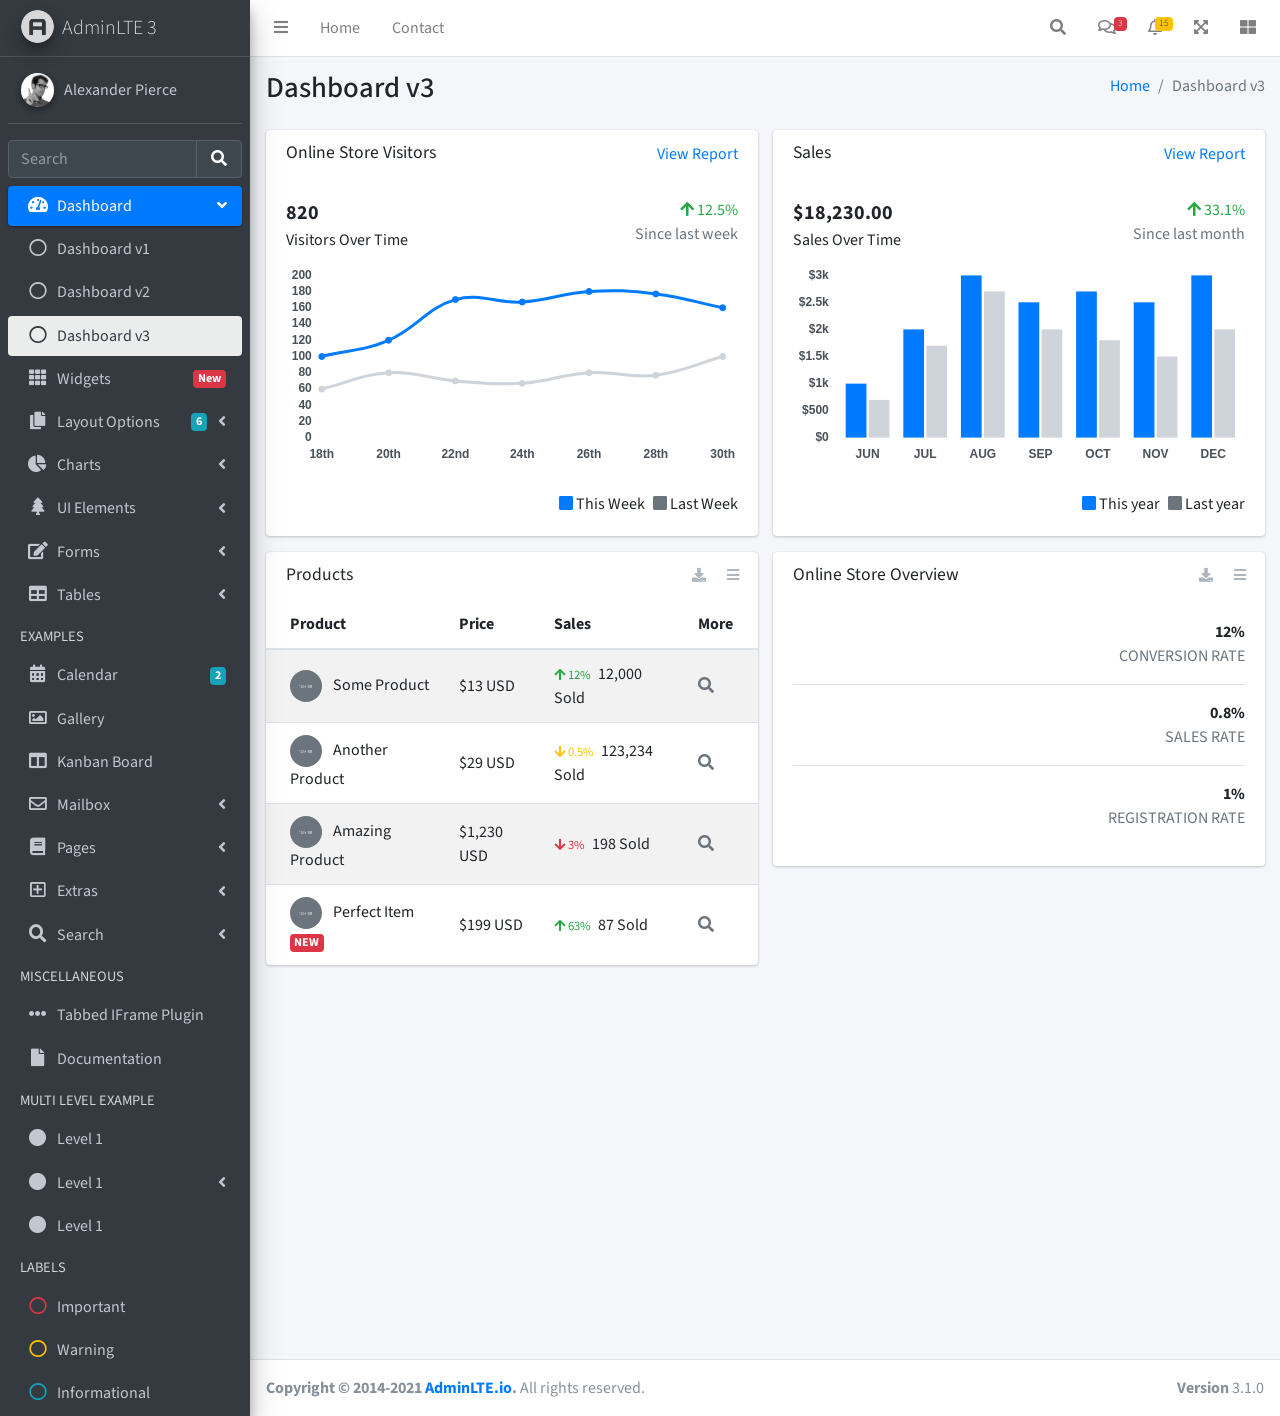
<file: admin/index3.html>
<!DOCTYPE html>
<html lang="en">
<head>
  <meta charset="utf-8">
  <meta name="viewport" content="width=device-width, initial-scale=1">
  <title>AdminLTE 3 | Dashboard 3</title>

  <!-- Google Font: Source Sans Pro -->
  <link rel="stylesheet" href="https://fonts.googleapis.com/css?family=Source+Sans+Pro:300,400,400i,700&display=fallback">
  <!-- Font Awesome Icons -->
  <link rel="stylesheet" href="plugins/fontawesome-free/css/all.min.css">
  <!-- IonIcons -->
  <link rel="stylesheet" href="https://code.ionicframework.com/ionicons/2.0.1/css/ionicons.min.css">
  <!-- Theme style -->
  <link rel="stylesheet" href="dist/css/adminlte.min.css">
</head>
<!--
`body` tag options:

  Apply one or more of the following classes to to the body tag
  to get the desired effect

  * sidebar-collapse
  * sidebar-mini
-->
<body class="hold-transition sidebar-mini">
<div class="wrapper">
  <!-- Navbar -->
  <nav class="main-header navbar navbar-expand navbar-white navbar-light">
    <!-- Left navbar links -->
    <ul class="navbar-nav">
      <li class="nav-item">
        <a class="nav-link" data-widget="pushmenu" href="#" role="button"><i class="fas fa-bars"></i></a>
      </li>
      <li class="nav-item d-none d-sm-inline-block">
        <a href="index3.html" class="nav-link">Home</a>
      </li>
      <li class="nav-item d-none d-sm-inline-block">
        <a href="#" class="nav-link">Contact</a>
      </li>
    </ul>

    <!-- Right navbar links -->
    <ul class="navbar-nav ml-auto">
      <!-- Navbar Search -->
      <li class="nav-item">
        <a class="nav-link" data-widget="navbar-search" href="#" role="button">
          <i class="fas fa-search"></i>
        </a>
        <div class="navbar-search-block">
          <form class="form-inline">
            <div class="input-group input-group-sm">
              <input class="form-control form-control-navbar" type="search" placeholder="Search" aria-label="Search">
              <div class="input-group-append">
                <button class="btn btn-navbar" type="submit">
                  <i class="fas fa-search"></i>
                </button>
                <button class="btn btn-navbar" type="button" data-widget="navbar-search">
                  <i class="fas fa-times"></i>
                </button>
              </div>
            </div>
          </form>
        </div>
      </li>

      <!-- Messages Dropdown Menu -->
      <li class="nav-item dropdown">
        <a class="nav-link" data-toggle="dropdown" href="#">
          <i class="far fa-comments"></i>
          <span class="badge badge-danger navbar-badge">3</span>
        </a>
        <div class="dropdown-menu dropdown-menu-lg dropdown-menu-right">
          <a href="#" class="dropdown-item">
            <!-- Message Start -->
            <div class="media">
              <img src="dist/img/user1-128x128.jpg" alt="User Avatar" class="img-size-50 mr-3 img-circle">
              <div class="media-body">
                <h3 class="dropdown-item-title">
                  Brad Diesel
                  <span class="float-right text-sm text-danger"><i class="fas fa-star"></i></span>
                </h3>
                <p class="text-sm">Call me whenever you can...</p>
                <p class="text-sm text-muted"><i class="far fa-clock mr-1"></i> 4 Hours Ago</p>
              </div>
            </div>
            <!-- Message End -->
          </a>
          <div class="dropdown-divider"></div>
          <a href="#" class="dropdown-item">
            <!-- Message Start -->
            <div class="media">
              <img src="dist/img/user8-128x128.jpg" alt="User Avatar" class="img-size-50 img-circle mr-3">
              <div class="media-body">
                <h3 class="dropdown-item-title">
                  John Pierce
                  <span class="float-right text-sm text-muted"><i class="fas fa-star"></i></span>
                </h3>
                <p class="text-sm">I got your message bro</p>
                <p class="text-sm text-muted"><i class="far fa-clock mr-1"></i> 4 Hours Ago</p>
              </div>
            </div>
            <!-- Message End -->
          </a>
          <div class="dropdown-divider"></div>
          <a href="#" class="dropdown-item">
            <!-- Message Start -->
            <div class="media">
              <img src="dist/img/user3-128x128.jpg" alt="User Avatar" class="img-size-50 img-circle mr-3">
              <div class="media-body">
                <h3 class="dropdown-item-title">
                  Nora Silvester
                  <span class="float-right text-sm text-warning"><i class="fas fa-star"></i></span>
                </h3>
                <p class="text-sm">The subject goes here</p>
                <p class="text-sm text-muted"><i class="far fa-clock mr-1"></i> 4 Hours Ago</p>
              </div>
            </div>
            <!-- Message End -->
          </a>
          <div class="dropdown-divider"></div>
          <a href="#" class="dropdown-item dropdown-footer">See All Messages</a>
        </div>
      </li>
      <!-- Notifications Dropdown Menu -->
      <li class="nav-item dropdown">
        <a class="nav-link" data-toggle="dropdown" href="#">
          <i class="far fa-bell"></i>
          <span class="badge badge-warning navbar-badge">15</span>
        </a>
        <div class="dropdown-menu dropdown-menu-lg dropdown-menu-right">
          <span class="dropdown-item dropdown-header">15 Notifications</span>
          <div class="dropdown-divider"></div>
          <a href="#" class="dropdown-item">
            <i class="fas fa-envelope mr-2"></i> 4 new messages
            <span class="float-right text-muted text-sm">3 mins</span>
          </a>
          <div class="dropdown-divider"></div>
          <a href="#" class="dropdown-item">
            <i class="fas fa-users mr-2"></i> 8 friend requests
            <span class="float-right text-muted text-sm">12 hours</span>
          </a>
          <div class="dropdown-divider"></div>
          <a href="#" class="dropdown-item">
            <i class="fas fa-file mr-2"></i> 3 new reports
            <span class="float-right text-muted text-sm">2 days</span>
          </a>
          <div class="dropdown-divider"></div>
          <a href="#" class="dropdown-item dropdown-footer">See All Notifications</a>
        </div>
      </li>
      <li class="nav-item">
        <a class="nav-link" data-widget="fullscreen" href="#" role="button">
          <i class="fas fa-expand-arrows-alt"></i>
        </a>
      </li>
      <li class="nav-item">
        <a class="nav-link" data-widget="control-sidebar" data-slide="true" href="#" role="button">
          <i class="fas fa-th-large"></i>
        </a>
      </li>
    </ul>
  </nav>
  <!-- /.navbar -->

  <!-- Main Sidebar Container -->
  <aside class="main-sidebar sidebar-dark-primary elevation-4">
    <!-- Brand Logo -->
    <a href="index3.html" class="brand-link">
      <img src="dist/img/AdminLTELogo.png" alt="AdminLTE Logo" class="brand-image img-circle elevation-3" style="opacity: .8">
      <span class="brand-text font-weight-light">AdminLTE 3</span>
    </a>

    <!-- Sidebar -->
    <div class="sidebar">
      <!-- Sidebar user panel (optional) -->
      <div class="user-panel mt-3 pb-3 mb-3 d-flex">
        <div class="image">
          <img src="dist/img/user2-160x160.jpg" class="img-circle elevation-2" alt="User Image">
        </div>
        <div class="info">
          <a href="#" class="d-block">Alexander Pierce</a>
        </div>
      </div>

      <!-- SidebarSearch Form -->
      <div class="form-inline">
        <div class="input-group" data-widget="sidebar-search">
          <input class="form-control form-control-sidebar" type="search" placeholder="Search" aria-label="Search">
          <div class="input-group-append">
            <button class="btn btn-sidebar">
              <i class="fas fa-search fa-fw"></i>
            </button>
          </div>
        </div>
      </div>

      <!-- Sidebar Menu -->
      <nav class="mt-2">
        <ul class="nav nav-pills nav-sidebar flex-column" data-widget="treeview" role="menu" data-accordion="false">
          <!-- Add icons to the links using the .nav-icon class
               with font-awesome or any other icon font library -->
          <li class="nav-item menu-open">
            <a href="#" class="nav-link active">
              <i class="nav-icon fas fa-tachometer-alt"></i>
              <p>
                Dashboard
                <i class="right fas fa-angle-left"></i>
              </p>
            </a>
            <ul class="nav nav-treeview">
              <li class="nav-item">
                <a href="./index.html" class="nav-link">
                  <i class="far fa-circle nav-icon"></i>
                  <p>Dashboard v1</p>
                </a>
              </li>
              <li class="nav-item">
                <a href="./index2.html" class="nav-link">
                  <i class="far fa-circle nav-icon"></i>
                  <p>Dashboard v2</p>
                </a>
              </li>
              <li class="nav-item">
                <a href="./index3.html" class="nav-link active">
                  <i class="far fa-circle nav-icon"></i>
                  <p>Dashboard v3</p>
                </a>
              </li>
            </ul>
          </li>
          <li class="nav-item">
            <a href="pages/widgets.html" class="nav-link">
              <i class="nav-icon fas fa-th"></i>
              <p>
                Widgets
                <span class="right badge badge-danger">New</span>
              </p>
            </a>
          </li>
          <li class="nav-item">
            <a href="#" class="nav-link">
              <i class="nav-icon fas fa-copy"></i>
              <p>
                Layout Options
                <i class="fas fa-angle-left right"></i>
                <span class="badge badge-info right">6</span>
              </p>
            </a>
            <ul class="nav nav-treeview">
              <li class="nav-item">
                <a href="pages/layout/top-nav.html" class="nav-link">
                  <i class="far fa-circle nav-icon"></i>
                  <p>Top Navigation</p>
                </a>
              </li>
              <li class="nav-item">
                <a href="pages/layout/top-nav-sidebar.html" class="nav-link">
                  <i class="far fa-circle nav-icon"></i>
                  <p>Top Navigation + Sidebar</p>
                </a>
              </li>
              <li class="nav-item">
                <a href="pages/layout/boxed.html" class="nav-link">
                  <i class="far fa-circle nav-icon"></i>
                  <p>Boxed</p>
                </a>
              </li>
              <li class="nav-item">
                <a href="pages/layout/fixed-sidebar.html" class="nav-link">
                  <i class="far fa-circle nav-icon"></i>
                  <p>Fixed Sidebar</p>
                </a>
              </li>
              <li class="nav-item">
                <a href="pages/layout/fixed-sidebar-custom.html" class="nav-link">
                  <i class="far fa-circle nav-icon"></i>
                  <p>Fixed Sidebar <small>+ Custom Area</small></p>
                </a>
              </li>
              <li class="nav-item">
                <a href="pages/layout/fixed-topnav.html" class="nav-link">
                  <i class="far fa-circle nav-icon"></i>
                  <p>Fixed Navbar</p>
                </a>
              </li>
              <li class="nav-item">
                <a href="pages/layout/fixed-footer.html" class="nav-link">
                  <i class="far fa-circle nav-icon"></i>
                  <p>Fixed Footer</p>
                </a>
              </li>
              <li class="nav-item">
                <a href="pages/layout/collapsed-sidebar.html" class="nav-link">
                  <i class="far fa-circle nav-icon"></i>
                  <p>Collapsed Sidebar</p>
                </a>
              </li>
            </ul>
          </li>
          <li class="nav-item">
            <a href="#" class="nav-link">
              <i class="nav-icon fas fa-chart-pie"></i>
              <p>
                Charts
                <i class="right fas fa-angle-left"></i>
              </p>
            </a>
            <ul class="nav nav-treeview">
              <li class="nav-item">
                <a href="pages/charts/chartjs.html" class="nav-link">
                  <i class="far fa-circle nav-icon"></i>
                  <p>ChartJS</p>
                </a>
              </li>
              <li class="nav-item">
                <a href="pages/charts/flot.html" class="nav-link">
                  <i class="far fa-circle nav-icon"></i>
                  <p>Flot</p>
                </a>
              </li>
              <li class="nav-item">
                <a href="pages/charts/inline.html" class="nav-link">
                  <i class="far fa-circle nav-icon"></i>
                  <p>Inline</p>
                </a>
              </li>
              <li class="nav-item">
                <a href="pages/charts/uplot.html" class="nav-link">
                  <i class="far fa-circle nav-icon"></i>
                  <p>uPlot</p>
                </a>
              </li>
            </ul>
          </li>
          <li class="nav-item">
            <a href="#" class="nav-link">
              <i class="nav-icon fas fa-tree"></i>
              <p>
                UI Elements
                <i class="fas fa-angle-left right"></i>
              </p>
            </a>
            <ul class="nav nav-treeview">
              <li class="nav-item">
                <a href="pages/UI/general.html" class="nav-link">
                  <i class="far fa-circle nav-icon"></i>
                  <p>General</p>
                </a>
              </li>
              <li class="nav-item">
                <a href="pages/UI/icons.html" class="nav-link">
                  <i class="far fa-circle nav-icon"></i>
                  <p>Icons</p>
                </a>
              </li>
              <li class="nav-item">
                <a href="pages/UI/buttons.html" class="nav-link">
                  <i class="far fa-circle nav-icon"></i>
                  <p>Buttons</p>
                </a>
              </li>
              <li class="nav-item">
                <a href="pages/UI/sliders.html" class="nav-link">
                  <i class="far fa-circle nav-icon"></i>
                  <p>Sliders</p>
                </a>
              </li>
              <li class="nav-item">
                <a href="pages/UI/modals.html" class="nav-link">
                  <i class="far fa-circle nav-icon"></i>
                  <p>Modals & Alerts</p>
                </a>
              </li>
              <li class="nav-item">
                <a href="pages/UI/navbar.html" class="nav-link">
                  <i class="far fa-circle nav-icon"></i>
                  <p>Navbar & Tabs</p>
                </a>
              </li>
              <li class="nav-item">
                <a href="pages/UI/timeline.html" class="nav-link">
                  <i class="far fa-circle nav-icon"></i>
                  <p>Timeline</p>
                </a>
              </li>
              <li class="nav-item">
                <a href="pages/UI/ribbons.html" class="nav-link">
                  <i class="far fa-circle nav-icon"></i>
                  <p>Ribbons</p>
                </a>
              </li>
            </ul>
          </li>
          <li class="nav-item">
            <a href="#" class="nav-link">
              <i class="nav-icon fas fa-edit"></i>
              <p>
                Forms
                <i class="fas fa-angle-left right"></i>
              </p>
            </a>
            <ul class="nav nav-treeview">
              <li class="nav-item">
                <a href="pages/forms/general.html" class="nav-link">
                  <i class="far fa-circle nav-icon"></i>
                  <p>General Elements</p>
                </a>
              </li>
              <li class="nav-item">
                <a href="pages/forms/advanced.html" class="nav-link">
                  <i class="far fa-circle nav-icon"></i>
                  <p>Advanced Elements</p>
                </a>
              </li>
              <li class="nav-item">
                <a href="pages/forms/editors.html" class="nav-link">
                  <i class="far fa-circle nav-icon"></i>
                  <p>Editors</p>
                </a>
              </li>
              <li class="nav-item">
                <a href="pages/forms/validation.html" class="nav-link">
                  <i class="far fa-circle nav-icon"></i>
                  <p>Validation</p>
                </a>
              </li>
            </ul>
          </li>
          <li class="nav-item">
            <a href="#" class="nav-link">
              <i class="nav-icon fas fa-table"></i>
              <p>
                Tables
                <i class="fas fa-angle-left right"></i>
              </p>
            </a>
            <ul class="nav nav-treeview">
              <li class="nav-item">
                <a href="pages/tables/simple.html" class="nav-link">
                  <i class="far fa-circle nav-icon"></i>
                  <p>Simple Tables</p>
                </a>
              </li>
              <li class="nav-item">
                <a href="pages/tables/data.html" class="nav-link">
                  <i class="far fa-circle nav-icon"></i>
                  <p>DataTables</p>
                </a>
              </li>
              <li class="nav-item">
                <a href="pages/tables/jsgrid.html" class="nav-link">
                  <i class="far fa-circle nav-icon"></i>
                  <p>jsGrid</p>
                </a>
              </li>
            </ul>
          </li>
          <li class="nav-header">EXAMPLES</li>
          <li class="nav-item">
            <a href="pages/calendar.html" class="nav-link">
              <i class="nav-icon fas fa-calendar-alt"></i>
              <p>
                Calendar
                <span class="badge badge-info right">2</span>
              </p>
            </a>
          </li>
          <li class="nav-item">
            <a href="pages/gallery.html" class="nav-link">
              <i class="nav-icon far fa-image"></i>
              <p>
                Gallery
              </p>
            </a>
          </li>
          <li class="nav-item">
            <a href="pages/kanban.html" class="nav-link">
              <i class="nav-icon fas fa-columns"></i>
              <p>
                Kanban Board
              </p>
            </a>
          </li>
          <li class="nav-item">
            <a href="#" class="nav-link">
              <i class="nav-icon far fa-envelope"></i>
              <p>
                Mailbox
                <i class="fas fa-angle-left right"></i>
              </p>
            </a>
            <ul class="nav nav-treeview">
              <li class="nav-item">
                <a href="pages/mailbox/mailbox.html" class="nav-link">
                  <i class="far fa-circle nav-icon"></i>
                  <p>Inbox</p>
                </a>
              </li>
              <li class="nav-item">
                <a href="pages/mailbox/compose.html" class="nav-link">
                  <i class="far fa-circle nav-icon"></i>
                  <p>Compose</p>
                </a>
              </li>
              <li class="nav-item">
                <a href="pages/mailbox/read-mail.html" class="nav-link">
                  <i class="far fa-circle nav-icon"></i>
                  <p>Read</p>
                </a>
              </li>
            </ul>
          </li>
          <li class="nav-item">
            <a href="#" class="nav-link">
              <i class="nav-icon fas fa-book"></i>
              <p>
                Pages
                <i class="fas fa-angle-left right"></i>
              </p>
            </a>
            <ul class="nav nav-treeview">
              <li class="nav-item">
                <a href="pages/examples/invoice.html" class="nav-link">
                  <i class="far fa-circle nav-icon"></i>
                  <p>Invoice</p>
                </a>
              </li>
              <li class="nav-item">
                <a href="pages/examples/profile.html" class="nav-link">
                  <i class="far fa-circle nav-icon"></i>
                  <p>Profile</p>
                </a>
              </li>
              <li class="nav-item">
                <a href="pages/examples/e-commerce.html" class="nav-link">
                  <i class="far fa-circle nav-icon"></i>
                  <p>E-commerce</p>
                </a>
              </li>
              <li class="nav-item">
                <a href="pages/examples/projects.html" class="nav-link">
                  <i class="far fa-circle nav-icon"></i>
                  <p>Projects</p>
                </a>
              </li>
              <li class="nav-item">
                <a href="pages/examples/project-add.html" class="nav-link">
                  <i class="far fa-circle nav-icon"></i>
                  <p>Project Add</p>
                </a>
              </li>
              <li class="nav-item">
                <a href="pages/examples/project-edit.html" class="nav-link">
                  <i class="far fa-circle nav-icon"></i>
                  <p>Project Edit</p>
                </a>
              </li>
              <li class="nav-item">
                <a href="pages/examples/project-detail.html" class="nav-link">
                  <i class="far fa-circle nav-icon"></i>
                  <p>Project Detail</p>
                </a>
              </li>
              <li class="nav-item">
                <a href="pages/examples/contacts.html" class="nav-link">
                  <i class="far fa-circle nav-icon"></i>
                  <p>Contacts</p>
                </a>
              </li>
              <li class="nav-item">
                <a href="pages/examples/faq.html" class="nav-link">
                  <i class="far fa-circle nav-icon"></i>
                  <p>FAQ</p>
                </a>
              </li>
              <li class="nav-item">
                <a href="pages/examples/contact-us.html" class="nav-link">
                  <i class="far fa-circle nav-icon"></i>
                  <p>Contact us</p>
                </a>
              </li>
            </ul>
          </li>
          <li class="nav-item">
            <a href="#" class="nav-link">
              <i class="nav-icon far fa-plus-square"></i>
              <p>
                Extras
                <i class="fas fa-angle-left right"></i>
              </p>
            </a>
            <ul class="nav nav-treeview">
              <li class="nav-item">
                <a href="#" class="nav-link">
                  <i class="far fa-circle nav-icon"></i>
                  <p>
                    Login & Register v1
                    <i class="fas fa-angle-left right"></i>
                  </p>
                </a>
                <ul class="nav nav-treeview">
                  <li class="nav-item">
                    <a href="pages/examples/login.html" class="nav-link">
                      <i class="far fa-circle nav-icon"></i>
                      <p>Login v1</p>
                    </a>
                  </li>
                  <li class="nav-item">
                    <a href="pages/examples/register.html" class="nav-link">
                      <i class="far fa-circle nav-icon"></i>
                      <p>Register v1</p>
                    </a>
                  </li>
                  <li class="nav-item">
                    <a href="pages/examples/forgot-password.html" class="nav-link">
                      <i class="far fa-circle nav-icon"></i>
                      <p>Forgot Password v1</p>
                    </a>
                  </li>
                  <li class="nav-item">
                    <a href="pages/examples/recover-password.html" class="nav-link">
                      <i class="far fa-circle nav-icon"></i>
                      <p>Recover Password v1</p>
                    </a>
                  </li>
                </ul>
              </li>
              <li class="nav-item">
                <a href="#" class="nav-link">
                  <i class="far fa-circle nav-icon"></i>
                  <p>
                    Login & Register v2
                    <i class="fas fa-angle-left right"></i>
                  </p>
                </a>
                <ul class="nav nav-treeview">
                  <li class="nav-item">
                    <a href="pages/examples/login-v2.html" class="nav-link">
                      <i class="far fa-circle nav-icon"></i>
                      <p>Login v2</p>
                    </a>
                  </li>
                  <li class="nav-item">
                    <a href="pages/examples/register-v2.html" class="nav-link">
                      <i class="far fa-circle nav-icon"></i>
                      <p>Register v2</p>
                    </a>
                  </li>
                  <li class="nav-item">
                    <a href="pages/examples/forgot-password-v2.html" class="nav-link">
                      <i class="far fa-circle nav-icon"></i>
                      <p>Forgot Password v2</p>
                    </a>
                  </li>
                  <li class="nav-item">
                    <a href="pages/examples/recover-password-v2.html" class="nav-link">
                      <i class="far fa-circle nav-icon"></i>
                      <p>Recover Password v2</p>
                    </a>
                  </li>
                </ul>
              </li>
              <li class="nav-item">
                <a href="pages/examples/lockscreen.html" class="nav-link">
                  <i class="far fa-circle nav-icon"></i>
                  <p>Lockscreen</p>
                </a>
              </li>
              <li class="nav-item">
                <a href="pages/examples/legacy-user-menu.html" class="nav-link">
                  <i class="far fa-circle nav-icon"></i>
                  <p>Legacy User Menu</p>
                </a>
              </li>
              <li class="nav-item">
                <a href="pages/examples/language-menu.html" class="nav-link">
                  <i class="far fa-circle nav-icon"></i>
                  <p>Language Menu</p>
                </a>
              </li>
              <li class="nav-item">
                <a href="pages/examples/404.html" class="nav-link">
                  <i class="far fa-circle nav-icon"></i>
                  <p>Error 404</p>
                </a>
              </li>
              <li class="nav-item">
                <a href="pages/examples/500.html" class="nav-link">
                  <i class="far fa-circle nav-icon"></i>
                  <p>Error 500</p>
                </a>
              </li>
              <li class="nav-item">
                <a href="pages/examples/pace.html" class="nav-link">
                  <i class="far fa-circle nav-icon"></i>
                  <p>Pace</p>
                </a>
              </li>
              <li class="nav-item">
                <a href="pages/examples/blank.html" class="nav-link">
                  <i class="far fa-circle nav-icon"></i>
                  <p>Blank Page</p>
                </a>
              </li>
              <li class="nav-item">
                <a href="starter.html" class="nav-link">
                  <i class="far fa-circle nav-icon"></i>
                  <p>Starter Page</p>
                </a>
              </li>
            </ul>
          </li>
          <li class="nav-item">
            <a href="#" class="nav-link">
              <i class="nav-icon fas fa-search"></i>
              <p>
                Search
                <i class="fas fa-angle-left right"></i>
              </p>
            </a>
            <ul class="nav nav-treeview">
              <li class="nav-item">
                <a href="pages/search/simple.html" class="nav-link">
                  <i class="far fa-circle nav-icon"></i>
                  <p>Simple Search</p>
                </a>
              </li>
              <li class="nav-item">
                <a href="pages/search/enhanced.html" class="nav-link">
                  <i class="far fa-circle nav-icon"></i>
                  <p>Enhanced</p>
                </a>
              </li>
            </ul>
          </li>
          <li class="nav-header">MISCELLANEOUS</li>
          <li class="nav-item">
            <a href="iframe.html" class="nav-link">
              <i class="nav-icon fas fa-ellipsis-h"></i>
              <p>Tabbed IFrame Plugin</p>
            </a>
          </li>
          <li class="nav-item">
            <a href="https://adminlte.io/docs/3.1/" class="nav-link">
              <i class="nav-icon fas fa-file"></i>
              <p>Documentation</p>
            </a>
          </li>
          <li class="nav-header">MULTI LEVEL EXAMPLE</li>
          <li class="nav-item">
            <a href="#" class="nav-link">
              <i class="fas fa-circle nav-icon"></i>
              <p>Level 1</p>
            </a>
          </li>
          <li class="nav-item">
            <a href="#" class="nav-link">
              <i class="nav-icon fas fa-circle"></i>
              <p>
                Level 1
                <i class="right fas fa-angle-left"></i>
              </p>
            </a>
            <ul class="nav nav-treeview">
              <li class="nav-item">
                <a href="#" class="nav-link">
                  <i class="far fa-circle nav-icon"></i>
                  <p>Level 2</p>
                </a>
              </li>
              <li class="nav-item">
                <a href="#" class="nav-link">
                  <i class="far fa-circle nav-icon"></i>
                  <p>
                    Level 2
                    <i class="right fas fa-angle-left"></i>
                  </p>
                </a>
                <ul class="nav nav-treeview">
                  <li class="nav-item">
                    <a href="#" class="nav-link">
                      <i class="far fa-dot-circle nav-icon"></i>
                      <p>Level 3</p>
                    </a>
                  </li>
                  <li class="nav-item">
                    <a href="#" class="nav-link">
                      <i class="far fa-dot-circle nav-icon"></i>
                      <p>Level 3</p>
                    </a>
                  </li>
                  <li class="nav-item">
                    <a href="#" class="nav-link">
                      <i class="far fa-dot-circle nav-icon"></i>
                      <p>Level 3</p>
                    </a>
                  </li>
                </ul>
              </li>
              <li class="nav-item">
                <a href="#" class="nav-link">
                  <i class="far fa-circle nav-icon"></i>
                  <p>Level 2</p>
                </a>
              </li>
            </ul>
          </li>
          <li class="nav-item">
            <a href="#" class="nav-link">
              <i class="fas fa-circle nav-icon"></i>
              <p>Level 1</p>
            </a>
          </li>
          <li class="nav-header">LABELS</li>
          <li class="nav-item">
            <a href="#" class="nav-link">
              <i class="nav-icon far fa-circle text-danger"></i>
              <p class="text">Important</p>
            </a>
          </li>
          <li class="nav-item">
            <a href="#" class="nav-link">
              <i class="nav-icon far fa-circle text-warning"></i>
              <p>Warning</p>
            </a>
          </li>
          <li class="nav-item">
            <a href="#" class="nav-link">
              <i class="nav-icon far fa-circle text-info"></i>
              <p>Informational</p>
            </a>
          </li>
        </ul>
      </nav>
      <!-- /.sidebar-menu -->
    </div>
    <!-- /.sidebar -->
  </aside>

  <!-- Content Wrapper. Contains page content -->
  <div class="content-wrapper">
    <!-- Content Header (Page header) -->
    <div class="content-header">
      <div class="container-fluid">
        <div class="row mb-2">
          <div class="col-sm-6">
            <h1 class="m-0">Dashboard v3</h1>
          </div><!-- /.col -->
          <div class="col-sm-6">
            <ol class="breadcrumb float-sm-right">
              <li class="breadcrumb-item"><a href="#">Home</a></li>
              <li class="breadcrumb-item active">Dashboard v3</li>
            </ol>
          </div><!-- /.col -->
        </div><!-- /.row -->
      </div><!-- /.container-fluid -->
    </div>
    <!-- /.content-header -->

    <!-- Main content -->
    <div class="content">
      <div class="container-fluid">
        <div class="row">
          <div class="col-lg-6">
            <div class="card">
              <div class="card-header border-0">
                <div class="d-flex justify-content-between">
                  <h3 class="card-title">Online Store Visitors</h3>
                  <a href="javascript:void(0);">View Report</a>
                </div>
              </div>
              <div class="card-body">
                <div class="d-flex">
                  <p class="d-flex flex-column">
                    <span class="text-bold text-lg">820</span>
                    <span>Visitors Over Time</span>
                  </p>
                  <p class="ml-auto d-flex flex-column text-right">
                    <span class="text-success">
                      <i class="fas fa-arrow-up"></i> 12.5%
                    </span>
                    <span class="text-muted">Since last week</span>
                  </p>
                </div>
                <!-- /.d-flex -->

                <div class="position-relative mb-4">
                  <canvas id="visitors-chart" height="200"></canvas>
                </div>

                <div class="d-flex flex-row justify-content-end">
                  <span class="mr-2">
                    <i class="fas fa-square text-primary"></i> This Week
                  </span>

                  <span>
                    <i class="fas fa-square text-gray"></i> Last Week
                  </span>
                </div>
              </div>
            </div>
            <!-- /.card -->

            <div class="card">
              <div class="card-header border-0">
                <h3 class="card-title">Products</h3>
                <div class="card-tools">
                  <a href="#" class="btn btn-tool btn-sm">
                    <i class="fas fa-download"></i>
                  </a>
                  <a href="#" class="btn btn-tool btn-sm">
                    <i class="fas fa-bars"></i>
                  </a>
                </div>
              </div>
              <div class="card-body table-responsive p-0">
                <table class="table table-striped table-valign-middle">
                  <thead>
                  <tr>
                    <th>Product</th>
                    <th>Price</th>
                    <th>Sales</th>
                    <th>More</th>
                  </tr>
                  </thead>
                  <tbody>
                  <tr>
                    <td>
                      <img src="dist/img/default-150x150.png" alt="Product 1" class="img-circle img-size-32 mr-2">
                      Some Product
                    </td>
                    <td>$13 USD</td>
                    <td>
                      <small class="text-success mr-1">
                        <i class="fas fa-arrow-up"></i>
                        12%
                      </small>
                      12,000 Sold
                    </td>
                    <td>
                      <a href="#" class="text-muted">
                        <i class="fas fa-search"></i>
                      </a>
                    </td>
                  </tr>
                  <tr>
                    <td>
                      <img src="dist/img/default-150x150.png" alt="Product 1" class="img-circle img-size-32 mr-2">
                      Another Product
                    </td>
                    <td>$29 USD</td>
                    <td>
                      <small class="text-warning mr-1">
                        <i class="fas fa-arrow-down"></i>
                        0.5%
                      </small>
                      123,234 Sold
                    </td>
                    <td>
                      <a href="#" class="text-muted">
                        <i class="fas fa-search"></i>
                      </a>
                    </td>
                  </tr>
                  <tr>
                    <td>
                      <img src="dist/img/default-150x150.png" alt="Product 1" class="img-circle img-size-32 mr-2">
                      Amazing Product
                    </td>
                    <td>$1,230 USD</td>
                    <td>
                      <small class="text-danger mr-1">
                        <i class="fas fa-arrow-down"></i>
                        3%
                      </small>
                      198 Sold
                    </td>
                    <td>
                      <a href="#" class="text-muted">
                        <i class="fas fa-search"></i>
                      </a>
                    </td>
                  </tr>
                  <tr>
                    <td>
                      <img src="dist/img/default-150x150.png" alt="Product 1" class="img-circle img-size-32 mr-2">
                      Perfect Item
                      <span class="badge bg-danger">NEW</span>
                    </td>
                    <td>$199 USD</td>
                    <td>
                      <small class="text-success mr-1">
                        <i class="fas fa-arrow-up"></i>
                        63%
                      </small>
                      87 Sold
                    </td>
                    <td>
                      <a href="#" class="text-muted">
                        <i class="fas fa-search"></i>
                      </a>
                    </td>
                  </tr>
                  </tbody>
                </table>
              </div>
            </div>
            <!-- /.card -->
          </div>
          <!-- /.col-md-6 -->
          <div class="col-lg-6">
            <div class="card">
              <div class="card-header border-0">
                <div class="d-flex justify-content-between">
                  <h3 class="card-title">Sales</h3>
                  <a href="javascript:void(0);">View Report</a>
                </div>
              </div>
              <div class="card-body">
                <div class="d-flex">
                  <p class="d-flex flex-column">
                    <span class="text-bold text-lg">$18,230.00</span>
                    <span>Sales Over Time</span>
                  </p>
                  <p class="ml-auto d-flex flex-column text-right">
                    <span class="text-success">
                      <i class="fas fa-arrow-up"></i> 33.1%
                    </span>
                    <span class="text-muted">Since last month</span>
                  </p>
                </div>
                <!-- /.d-flex -->

                <div class="position-relative mb-4">
                  <canvas id="sales-chart" height="200"></canvas>
                </div>

                <div class="d-flex flex-row justify-content-end">
                  <span class="mr-2">
                    <i class="fas fa-square text-primary"></i> This year
                  </span>

                  <span>
                    <i class="fas fa-square text-gray"></i> Last year
                  </span>
                </div>
              </div>
            </div>
            <!-- /.card -->

            <div class="card">
              <div class="card-header border-0">
                <h3 class="card-title">Online Store Overview</h3>
                <div class="card-tools">
                  <a href="#" class="btn btn-sm btn-tool">
                    <i class="fas fa-download"></i>
                  </a>
                  <a href="#" class="btn btn-sm btn-tool">
                    <i class="fas fa-bars"></i>
                  </a>
                </div>
              </div>
              <div class="card-body">
                <div class="d-flex justify-content-between align-items-center border-bottom mb-3">
                  <p class="text-success text-xl">
                    <i class="ion ion-ios-refresh-empty"></i>
                  </p>
                  <p class="d-flex flex-column text-right">
                    <span class="font-weight-bold">
                      <i class="ion ion-android-arrow-up text-success"></i> 12%
                    </span>
                    <span class="text-muted">CONVERSION RATE</span>
                  </p>
                </div>
                <!-- /.d-flex -->
                <div class="d-flex justify-content-between align-items-center border-bottom mb-3">
                  <p class="text-warning text-xl">
                    <i class="ion ion-ios-cart-outline"></i>
                  </p>
                  <p class="d-flex flex-column text-right">
                    <span class="font-weight-bold">
                      <i class="ion ion-android-arrow-up text-warning"></i> 0.8%
                    </span>
                    <span class="text-muted">SALES RATE</span>
                  </p>
                </div>
                <!-- /.d-flex -->
                <div class="d-flex justify-content-between align-items-center mb-0">
                  <p class="text-danger text-xl">
                    <i class="ion ion-ios-people-outline"></i>
                  </p>
                  <p class="d-flex flex-column text-right">
                    <span class="font-weight-bold">
                      <i class="ion ion-android-arrow-down text-danger"></i> 1%
                    </span>
                    <span class="text-muted">REGISTRATION RATE</span>
                  </p>
                </div>
                <!-- /.d-flex -->
              </div>
            </div>
          </div>
          <!-- /.col-md-6 -->
        </div>
        <!-- /.row -->
      </div>
      <!-- /.container-fluid -->
    </div>
    <!-- /.content -->
  </div>
  <!-- /.content-wrapper -->

  <!-- Control Sidebar -->
  <aside class="control-sidebar control-sidebar-dark">
    <!-- Control sidebar content goes here -->
  </aside>
  <!-- /.control-sidebar -->

  <!-- Main Footer -->
  <footer class="main-footer">
    <strong>Copyright &copy; 2014-2021 <a href="https://adminlte.io">AdminLTE.io</a>.</strong>
    All rights reserved.
    <div class="float-right d-none d-sm-inline-block">
      <b>Version</b> 3.1.0
    </div>
  </footer>
</div>
<!-- ./wrapper -->

<!-- REQUIRED SCRIPTS -->

<!-- jQuery -->
<script src="plugins/jquery/jquery.min.js"></script>
<!-- Bootstrap -->
<script src="plugins/bootstrap/js/bootstrap.bundle.min.js"></script>
<!-- AdminLTE -->
<script src="dist/js/adminlte.js"></script>

<!-- OPTIONAL SCRIPTS -->
<script src="plugins/chart.js/Chart.min.js"></script>
<!-- AdminLTE for demo purposes -->
<script src="dist/js/demo.js"></script>
<!-- AdminLTE dashboard demo (This is only for demo purposes) -->
<script src="dist/js/pages/dashboard3.js"></script>
</body>
</html>
</file>
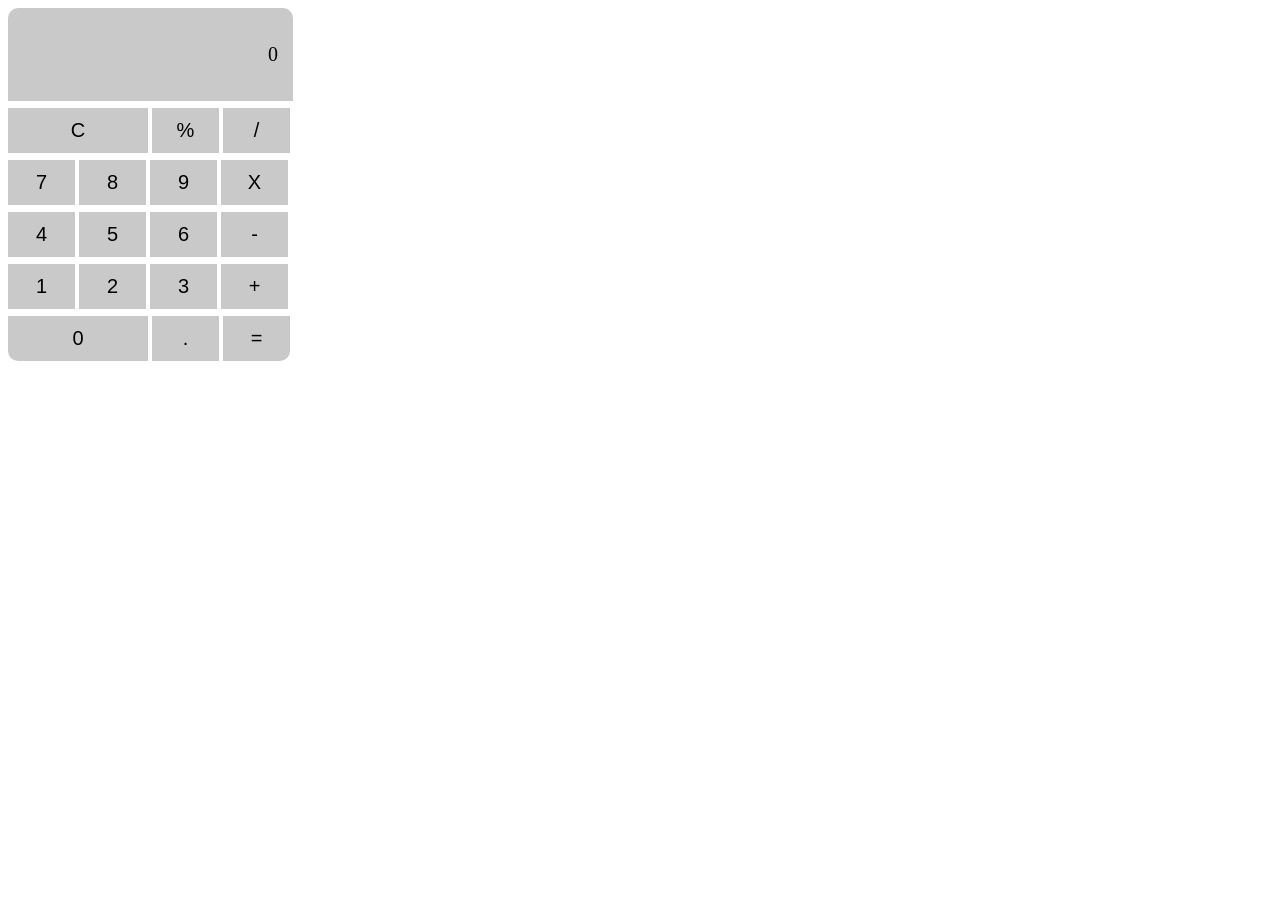
<file: assignment/calculator.html>
<!DOCTYPE html>
<html lang="ko">
<head>
    <meta charset="UTF-8">
    <meta http-equiv="X-UA-Compatible" content="IE=edge">
    <meta name="viewport" content="width=device-width, initial-scale=1.0">
    <title>계산기만들기</title>
    <link rel="stylesheet" href="style.css" type="text/css">
    <script src="calculatorscript.js"></script>
</head>
<body>
    <div class="display">
        <p id="output">0</p>
    </div>
    <div class="first-row">
        <button id="r1-1"  onclick="forclear()" style="width: 140px;">C</button>
        <button id="r1-3" onclick="perc()" >%</button>
        <button id="r1-4" value="/" onclick="fordisplay('/')">/</button>
    </div>
    <div class="second-row">
        <button id="r2-1" value="7" onclick="fordisplay('7')">7</button>
        <button id="r2-2" value="8" onclick="fordisplay('8')">8</button>
        <button id="r2-3" value="7" onclick="fordisplay('9')">9</button>
        <button id="r2-4" value="X" onclick="fordisplay('*')">X</button>
    </div>
    <div class="third-row">
        <button id="r3-1" value="4" onclick="fordisplay('4')">4</button>
        <button id="r3-2" value="5" onclick="fordisplay('5')">5</button>
        <button id="r3-3" value="6" onclick="fordisplay('6')">6</button>
        <button id="r3-4" value="-" onclick="fordisplay('-')">-</button>
    </div>
    <div class="fourth-row">
        <button id="r4-1"  value="1" onclick="fordisplay('1')">1</button>
        <button id="r4-2"  value="2" onclick="fordisplay('2')">2</button>
        <button id="r4-3"  value="3" onclick="fordisplay('3')">3</button>
        <button id="r4-4"  value="+" onclick="fordisplay('+')">+</button>
    </div>
    <div class="fifth-row">
        <button id="r5-1" value="0" onclick="fordisplay('0')"style="width: 140px;" >0</button>
        <button id="r5-2" value="." onclick="fordisplay('.')">.</button>
        <button id="r5-3" value="=" onclick="solve()">=</button>
    </div>
</body>
</html>
</file>
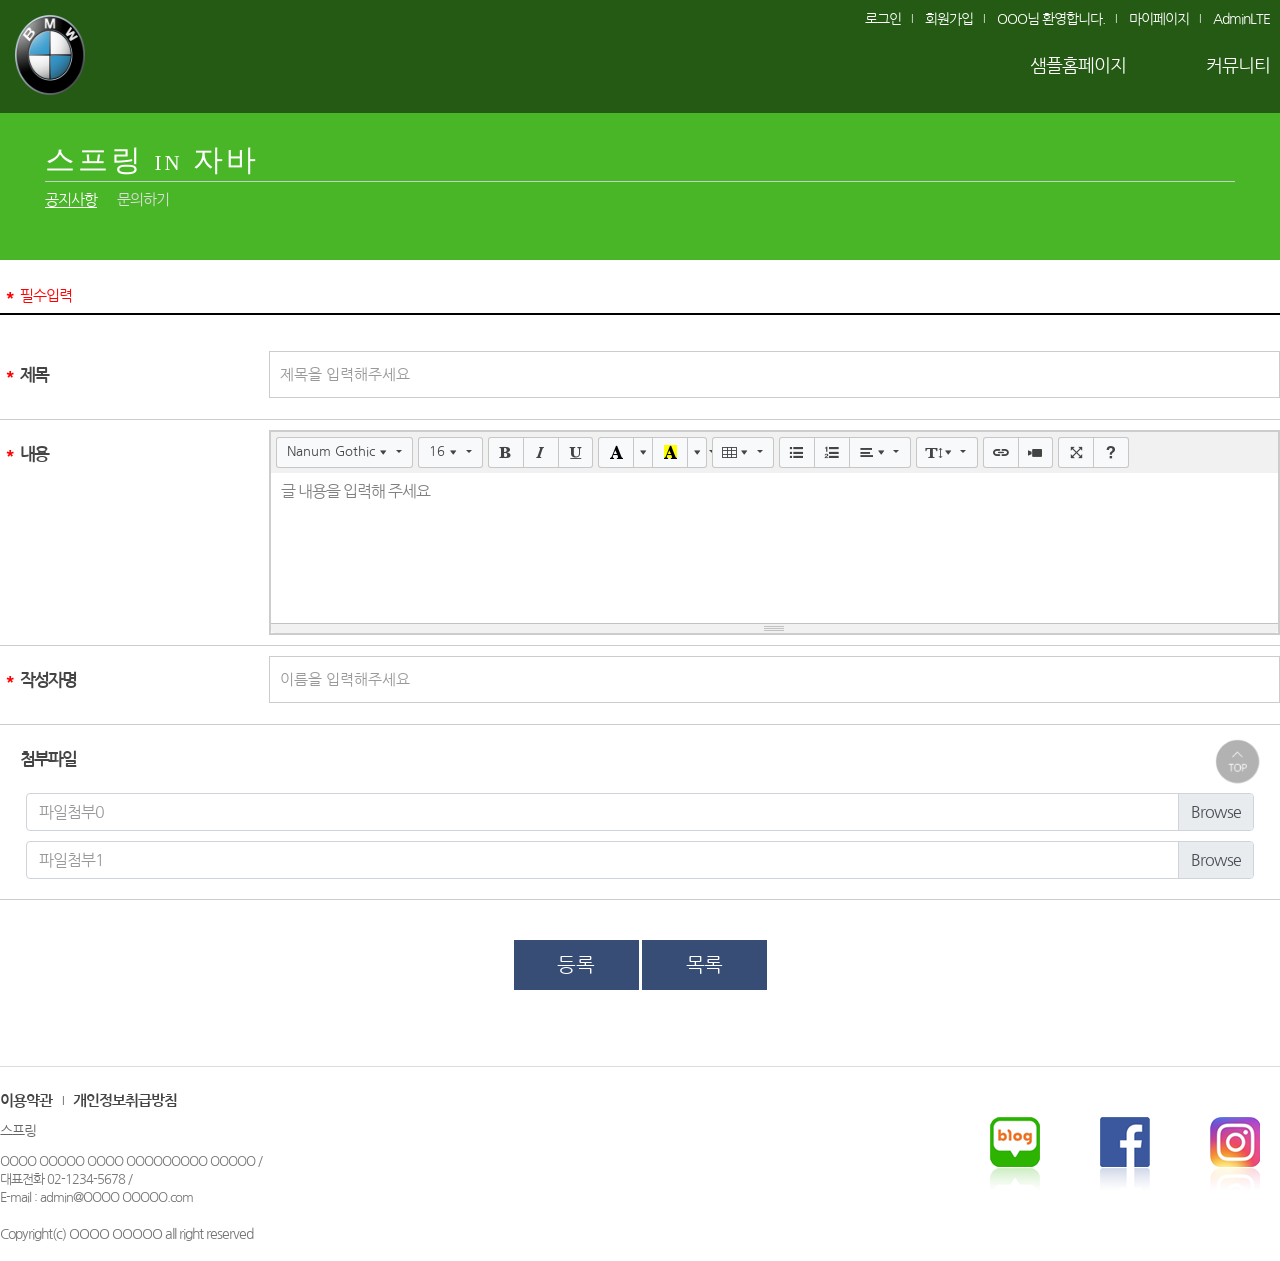
<file: home/board_write.html>
<!DOCTYPE html>
<html lang="ko">
<head>
<title> 스프링 </title>
<meta name="viewport" content="width=device-width, initial-scale=1, minimum-scale=1, maximum-scale=1">
<meta charset="utf-8" />
<meta http-equiv="X-UA-Compatible" content="IE=edge">
<!-- 제이쿼리 코어 임포트 가져오기(아래) -->
<script src="/home/js/jquery-3.6.0.js"></script>
<!-- 상단바로가기 클릭시 부드럽게 이동하는 외부 라이브러리 JS 임포트(아래) -->
<script src="/home/js/jquery.smooth-scroll.min.js"></script>
<!-- 화면을 초기화 시키는 reset 스타일 임포트:크로스브라이징 처리하기위해서 -->
<!-- 크롬, IE, 엣지, 사파리, 파이어폭스 h1, p, ul, div 태그의 크기가 조금씩 틀림니다. -->
<!-- 작업한 결과가 모든 브라우져(크로싱브라우징)에 똑같이 보이게 하기 위한 reset.css(아래) -->
<link rel="stylesheet" href="/home/css/reset.css">
<!-- 여기서부터 사용자 정의형 스타일 + 스크립트 추가(아래) -->
<link rel="stylesheet" href="/home/css/mobile.css">
<!-- 테블릿용 CSS 임포트 -->
<link rel="stylesheet" href="/home/css/tablet.css">
<!-- PC용 CSS 임포트 -->
<link rel="stylesheet" href="/home/css/pc.css">
<!-- 게시판 CSS 임포트 -->
<link rel="stylesheet" href="/home/css/board.css">
<script src="/home/js/main.js"></script>
<!-- 메인들라이드 코어 임포트 -->
<script src="/home/js/slidemain.js"></script>
<!-- 부트스트랩CSS코어 임포트 -->
<link rel="stylesheet" href="/admin/plugins/tempusdominus-bootstrap-4/css/tempusdominus-bootstrap-4.min.css">
<!-- 부트스트랩JS코어 임포트 -->
<script src="/admin/plugins/bootstrap/js/bootstrap.bundle.min.js"></script>
<!-- AdminLTE전용CSS코어 입포트 -->
<link rel="stylesheet" href="/admin/dist/css/adminlte.min.css">
<!-- 첨부파일명을 input태그디자인 안쪽에 집어넣는 확장프로그램 -->
<script src="/admin/plugins/bs-custom-file-input/bs-custom-file-input.min.js"></script>
<!-- 위 첨부파일 확장프로그램 실행(아래-개발자가 처리) -->
<script>
	$(document).ready(function(){
		bsCustomFileInput.init();
	});
</script>
<!-- 서머노트 웹에디터CSS 임포트 -->
<link rel="stylesheet" href="/admin/plugins/summernote/summernote-bs4.min.css">
<link rel="stylesheet" href="/admin/plugins/summernote/summernote.css">
<!-- 서머노트 웹에디터JS 임포트 -->
<script src="/admin/plugins/summernote/summernote.min.js"></script>
<!-- 서머노트 웹에디터 실행(아래-개발자가 처리) -->
<script>
	$(document).ready(function(){
		//$('#content_lbl').summernote(); //기본실행  이 기본실행을 개발자가 커스터마이징
		$('#content_lbl').summernote({
			height:150,
			lang:'ko-KR',
			placeholder:'글 내용을 입력해 주세요',
			toolbar:[
				['fontname',['fontname']],
				['fontsize',['fontsize']],
				['style',['bold','italic','underline']],
				['color',['forecolor','color']],
				['table',['table']],
				['para',['ul','ol','paragraph']],
				['height',['height']],
				['insert',['link','video']], //'picture',
				['view',['fullscreen','help']]
			],
			fontNames: ['Arial', 'Arial Black', 'Comic Sans MS', 'Courier New','맑은 고딕','궁서','굴림체','굴림','돋음체','바탕체'],
			fontSizes: ['8','10','12','14','16','18','20','22','24','26','28','30'],
			fontNamesIgnoreCheck: ['Nanum Gothic']
		});
	});
</script>
<style>
/* 모바일용 게시판 스타일 */

/* 테블릿용 메인페이지 스타일 지정(아래) 801px~무한대까지 재정의*/
@media all and (min-width:801px) {
	
}
/* PC용 메인페이지 스타일지정 1066px~무한대까지 재정의 */
@media all and (min-width:1066px) {

}
</style>
<script>
//메인페이지 전용 슬라이드 호출 부분
$(document).ready(function() {

});
</script>
</head>
<body>
<!-- 헤더에서푸터까지 -->
<div id="wrap">
	<!-- 헤더상단메뉴영역영역 -->
	<header id="header">
		<div class="header_area box_inner clear">
			<!-- 상단로고영역 -->
			<h1><a href="index.html">스프링 in 자바</a></h1>
			<!-- //상단로고영역 -->
			
			<!-- 상단메뉴메뉴영역 -->
			<p class="openMOgnb">
				<a href="#">
					<b class="hdd">메뉴열기</b> 
					<span></span><span></span><span></span>
				</a>
			</p>
			<div class="header_cont">
				<ul class="util clear">
					<li><a href="login.html">로그인</a></li>
					<li><a href="join.html">회원가입</a></li>
					<!-- 로그인 후 보이는 메뉴(아래) -->
					<li><a href="#">OOO님 환영합니다.</a></li>
					<li><a href="mypage.html">마이페이지</a></li>
					<li><a href="../admin/home.html">AdminLTE</a></li>
				</ul>	
				<nav>
				<ul class="gnb clear">
					<li><a href="board_list.html" class="openAll1">샘플홈페이지</a>

                        <div class="gnb_depth gnb_depth2_1">
                            <ul class="submenu_list">
                                <li><a href="board_list.html">반응형홈페이지</a></li>
                            </ul>
                        </div>
					</li>
					<li><a href="board_list.html" class="openAll2">커뮤니티</a>
				        <div class="gnb_depth gnb_depth2_2">
                            <ul class="submenu_list">
                                <li><a href="board_list.html">공지사항</a></li>
                                <li><a href="board_list.html">겔러리게시판</a></li>
                            </ul>
                        </div>
					</li>
				</ul>
                </nav>
				<p class="closePop"><a href="javascript:;">닫기</a></p>
			</div>
			<!-- //상단메뉴메뉴영역 -->
		</div>
	</header>
	<!-- //헤더상단메뉴영역영역 -->
	
	<!-- 메인콘텐츠영역 -->
	<div id="container">
		<!-- 메인상단위치표시영역 -->
		<div class="location_area customer">
			<div class="box_inner">
				<h2 class="tit_page">스프링 <span class="in">in</span> 자바</h2>
				<p class="location">고객센터 <span class="path">/</span> 공지사항</p>
				<ul class="page_menu clear">
					<li><a href="#" class="on">공지사항</a></li>
					<li><a href="#">문의하기</a></li>
				</ul>
			</div>
		</div>	
		<!-- //메인상단위치표시영역 -->

		<!-- 메인본문영역 -->
		<div class="bodytext_area box_inner">
			<!-- 폼영역 -->
			<form method="POST" name="board_write" action="board_write.html" class="appForm">
				<fieldset>
					<legend>상담문의 입력 양식</legend>
					<p class="info_pilsoo pilsoo_item">필수입력</p>
					<ul class="app_list">
						<li class="clear">
							<label for="title_lbl" class="tit_lbl pilsoo_item">제목</label>
							<div class="app_content"><input type="text" name="title" class="w100p" id="title_lbl" placeholder="제목을 입력해주세요" required/></div>
						</li>
						<li class="clear">
							<label for="content_lbl" class="tit_lbl pilsoo_item">내용</label>
							<div class="app_content">
								<textarea name="content" id="content_lbl" class="w100p" placeholder="내용을 입력해주세요." required></textarea></div>
						</li>
						<li class="clear">
							<label for="name_lbl" class="tit_lbl pilsoo_item">작성자명</label>
							<div class="app_content"><input type="text" name="name" class="w100p" id="name_lbl" placeholder="이름을 입력해주세요" required/></div>
						</li>
						<li class="clear">
		                    <label for="file_lbl" class="tit_lbl">첨부파일</label>
							<div class="custom-file" style="width:96%;margin:0 2%;">
								<input type="file" name="file" class="custom-file-input" id="customFile_0">
								<label class="custom-file-label" for="customFile" style="color:#999;">파일첨부0</label>
							</div>
							<div style="height:10px;"></div>
		                    
		                    	<div class="custom-file" style="width:96%;margin:0 2%;">
				                    <input type="file" name="file" class="custom-file-input" id="customFile_1">
				                    <label class="custom-file-label" for="customFile" style="color:#999;">파일첨부1</label>
				                </div>
				            <div style="height:10px;"></div>
							
		                </li>
					</ul>
					<p class="btn_line">
					<button class="btn_baseColor">등록</button>
					<a href="board_list.html" class="btn_baseColor">목록</a>
					</p>	
				</fieldset>
			</form>
			<!-- //폼영역 -->
		</div>
		<!-- //메인본문영역 -->
	</div>
    <!-- 메인콘텐츠영역 -->

    <!-- //메인콘텐츠영역 -->




    <!-- 푸터메뉴및사업자정보영역 -->
    <footer>
        <div class="foot_area box_inner">
            <ul class="foot_list clear">
                <li><a href="javascript:;">이용약관</a></li>
                <li><a href="javascript:;">개인정보취급방침</a></li>
            </ul>
            <h2>스프링</h2>
            <p class="addr">OOOO OOOOO OOOO OOOOOOOOO OOOOO <span class="gubun">/</span>        
                <span class="br_line">대표전화 <span class="space0">02-1234-5678</span> <span class="gubun">/</span>        
                    <span class="br_line">E-mail : <span class="space0"> admin@OOOO OOOOO.com</span></span>
                </span>
            </p>
            <p class="copy box_inner">Copyright(c) OOOO OOOOO all right reserved</p>
            <ul class="snslink clear">
                <li><a href="javascript:;">blog</a></li>
                <li><a href="javascript:;">facebook</a></li>
                <li><a href="javascript:;">instargram</a></li>
            </ul>
        </div>
    </footer>
    <!-- //푸터메뉴및주소영역 -->
</div>
<!-- //헤더에서푸터까지 -->

<!-- 하단퀵메뉴영역 -->
<div class="quick_area">
    <p class="to_top"><a href="#wrap" class="s_point">TOP</a></p>
</div>
<!-- //하단퀵메뉴영역 -->

</body>
</html>
</file>
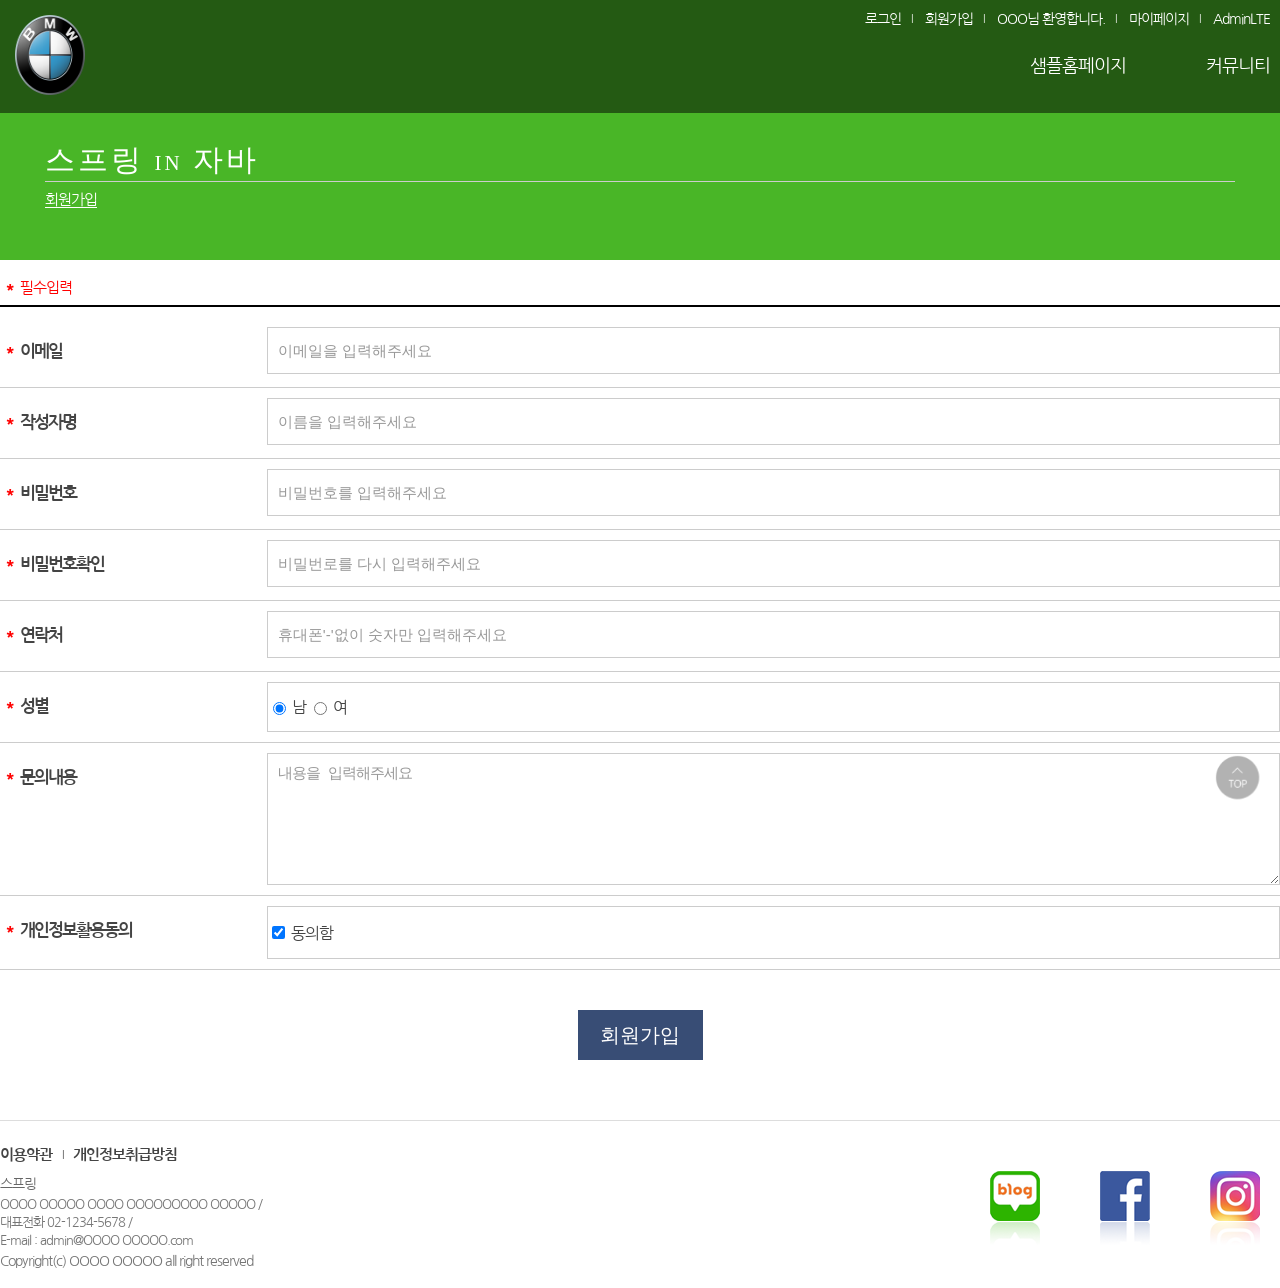
<file: home/join.html>
<!DOCTYPE html>
<html lang="ko">
<head>
<title> 로그인페이지 </title>
<meta name="viewport" content="width=device-width, initial-scale=1, minimum-scale=1, maximum-scale=1">
<meta charset="utf-8" />
<meta http-equiv="X-UA-Compatible" content="IE=edge">
<!-- 제이쿼리 코어 임포트 가져오기(아래) -->
<script src="/home/js/jquery-3.6.0.js"></script>
<!-- 상단바로가기 클릭시 부드럽게 이동하는 외부 라이브러리 JS 임포트(아래) -->
<script src="/home/js/jquery.smooth-scroll.min.js"></script>
<!-- 화면을 초기화 시키는 reset 스타일 임포트:크로스브라이징 처리하기위해서 -->
<!-- 크롬, IE, 엣지, 사파리, 파이어폭스 h1, p, ul, div 태그의 크기가 조금씩 틀림니다. -->
<!-- 작업한 결과가 모든 브라우져(크로싱브라우징)에 똑같이 보이게 하기 위한 reset.css(아래) -->
<link rel="stylesheet" href="/home/css/reset.css">
<!-- 여기서부터 사용자 정의형 스타일 + 스크립트 추가(아래) -->
<link rel="stylesheet" href="/home/css/mobile.css">
<!-- 테블릿용 CSS 임포트 -->
<link rel="stylesheet" href="/home/css/tablet.css">
<!-- PC용 CSS 임포트 -->
<link rel="stylesheet" href="/home/css/pc.css">
<!-- 게시판용 CSS임포트 -->
<link rel="stylesheet" href="/home/css/board.css">
<script src="/home/js/main.js"></script>
<!-- 메인들라이드 코어 임포트 -->
<script src="/home/js/slidemain.js"></script>
<!-- html5가 아닌 JS로 유효성 검사 코어 임포트 -->
<script src="/home/js/jquery.validate.js"></script>
<script src="/home/js/additional-methods.js"></script>
<style>
/* 모바일용 로그인 스타일 */

/* //모바일용 로그인 스타일 */
/* 테블릿용 메인페이지 스타일 지정(아래) 801px~무한대까지 재정의*/
@media all and (min-width:801px) {
	
}
/* PC용 메인페이지 스타일지정 1066px~무한대까지 재정의 */
@media all and (min-width:1066px) {

}
</style>
<script>
//회원가입 전용 유효성 검사 부분
$(document).ready(function() {
	$('.appForm').validate({
		rules: {
			password:"reqeired", //password 인풋태그의 이름,입력값 공백체크
			password_chk: {      //password_chk 인풋태그의 이름
  				equalTo: '#password_lbl' //input 태그의 id값과 비교
			}
		}
	});
	//유효성검사 확인 메세지를 한글로 출력하기
	$.extend($.validator.messages, {
		required: "필수 항목 입니다.",
		email: "유효하지 않는 Email주소 입니다.",
		digits: "숫자만 입력 가능합니다.",
		equalTo: "비밀번호가 일치하지 않습니다."
	});
});
</script>
</head>
<body>
    <!-- 헤더에서푸터까지 -->
<div id="wrap">
	<!-- 헤더상단메뉴영역영역 -->
	<header id="header">
		<div class="header_area box_inner clear">
			<!-- 상단로고영역 -->
			<h1><a href="index.html">스프링 in 자바</a></h1>
			<!-- //상단로고영역 -->
			
			<!-- 상단메뉴메뉴영역 -->
			<p class="openMOgnb">
				<a href="#">
					<b class="hdd">메뉴열기</b> 
					<span></span><span></span><span></span>
				</a>
			</p>
			<div class="header_cont">
				<ul class="util clear">
					<li><a href="login.html">로그인</a></li>
					<li><a href="join.html">회원가입</a></li>
					<!-- 로그인 후 보이는 메뉴(아래) -->
					<li><a href="#">OOO님 환영합니다.</a></li>
					<li><a href="mypage.html">마이페이지</a></li>
					<li><a href="../admin/home.html">AdminLTE</a></li>
				</ul>	
				<nav>
				<ul class="gnb clear">
					<li><a href="board_list.html" class="openAll1">샘플홈페이지</a>

                        <div class="gnb_depth gnb_depth2_1">
                            <ul class="submenu_list">
                                <li><a href="board_list.html">반응형홈페이지</a></li>
                            </ul>
                        </div>
					</li>
					<li><a href="board_list.html" class="openAll2">커뮤니티</a>
				        <div class="gnb_depth gnb_depth2_2">
                            <ul class="submenu_list">
                                <li><a href="board_list.html">공지사항</a></li>
                                <li><a href="board_list.html">겔러리게시판</a></li>
                            </ul>
                        </div>
					</li>
				</ul>
                </nav>
				<p class="closePop"><a href="javascript:;">닫기</a></p>
			</div>
			<!-- //상단메뉴메뉴영역 -->
		</div>
	</header>
	<!-- //헤더상단메뉴영역영역 -->
<!-- 메인 컨텐츠영역만 변경됩니다 -->
<div id="container">
	<!-- 메인상단위치표시영역 -->
	<div class="location_area customer">
		<div class="box_inner">
			<h2 class="tit_page">스프링 <span class="in">in</span> 자바</h2>
			<p class="location">고객센터 <span class="path">/</span> 회원가입</p>
			<ul class="page_menu clear">
				<li><a href="#" class="on">회원가입</a></li>
			</ul>
		</div>
	</div>	
	<!-- //메인상단위치표시영역 -->

	<!-- 메인본문영역 -->
	<div class="bodytext_area box_inner">
		<!-- 폼영역 -->
		<form method="POST" name="join_form" action="join.html" class="appForm">
			<fieldset>
				<legend>회원가입폼</legend>
				<p class="info_pilsoo pilsoo_item">필수입력</p>
				<ul class="app_list">
					<li class="clear">
						<label for="email_lbl" class="tit_lbl pilsoo_item">이메일</label>
						<div class="app_content"><input type="email" name="email" class="w100p" id="email_lbl" placeholder="이메일을 입력해주세요" required/></div>
					</li>
					<li class="clear">
						<label for="name_lbl" class="tit_lbl pilsoo_item">작성자명</label>
						<div class="app_content"><input type="text" name="name" class="w100p" id="name_lbl" placeholder="이름을 입력해주세요" required/></div>
					</li>
					<li class="clear">
						<label for="password_lbl" class="tit_lbl pilsoo_item">비밀번호</label>
						<div class="app_content"><input type="password" name="password" class="w100p" id="password_lbl" placeholder="비밀번호를 입력해주세요" required/></div>
					</li>
					<li class="clear">
						<label for="password_chk_lbl" class="tit_lbl pilsoo_item">비밀번호확인</label>
						<div class="app_content"><input type="password" name="password_chk" class="w100p" id="password_chk_lbl" placeholder="비밀번로를 다시 입력해주세요" required/></div>
					</li>
					<li class="clear">
						<label for="tel_lbl" class="tit_lbl pilsoo_item">연락처</label>
						<div class="app_content"><input type="digits" name="tel" class="w100p" id="tel_lbl" placeholder="휴대폰'-'없이 숫자만 입력해주세요" required/></div>
					</li>
					<li class="clear">
						<label for="gender_lbl" class="tit_lbl pilsoo_item">성별</label>
						<div class="app_content radio_area">
							<input type="radio" name="gender" class="css-radio" id="man_lbl" checked="" />
							<label for="man_lbl">남</label>
							<input type="radio" name="gender" class="css-radio" id="woman_lbl" />
							<label for="woman_lbl">여</label>
						</div>
					</li>
					<li class="clear">
						<label for="comment_lbl" class="tit_lbl pilsoo_item">문의내용</label>
						<div class="app_content"><textarea name="comment" class="w100p" id="comment_lbl" placeholder="내용을 입력해주세요" required></textarea></div>
					</li>
					<li class="clear">
						<label for="agree_lbl" class="tit_lbl pilsoo_item">개인정보활용동의</label>
						<div class="app_content checkbox_area"><input type="checkbox" name="agree" class="css-checkbox" id="agree_lbl" required checked/>
						<label for="agree_lbl" class="agree">동의함</label>
						</div>
					</li>
				</ul>
				<p class="btn_line">
				<button class="btn_baseColor">회원가입</button>
				</p>	
			</fieldset>
		</form>
		<!-- //폼영역 -->
	</div>
	<!-- //메인본문영역 -->
</div>
<!-- //메인 컨텐츠영역 -->

	<!-- 푸터메뉴및사업자정보영역 -->
	<footer>
		<div class="foot_area box_inner">
			<ul class="foot_list clear">
				<li><a href="javascript:;">이용약관</a></li>
				<li><a href="javascript:;">개인정보취급방침</a></li>
			</ul>
			<h2>스프링</h2>
            <p class="addr">OOOO OOOOO OOOO OOOOOOOOO OOOOO <span class="gubun">/</span>        
				<span class="br_line">대표전화 <span class="space0">02-1234-5678</span> <span class="gubun">/</span>        
					<span class="br_line">E-mail : <span class="space0"> admin@OOOO OOOOO.com</span></span>
				</span>
			</p>
			<p class="copy box_inner">Copyright(c) OOOO OOOOO all right reserved</p>
			<ul class="snslink clear">
				<li><a href="javascript:;">blog</a></li>
				<li><a href="javascript:;">facebook</a></li>
				<li><a href="javascript:;">instargram</a></li>
			</ul>
		</div>
	</footer>
	<!-- //푸터메뉴및주소영역 -->
</div>
<!-- //헤더에서푸터까지 -->

<!-- 하단퀵메뉴영역 -->
<div class="quick_area">
	<p class="to_top"><a href="#wrap" class="s_point">TOP</a></p>
</div>
<!-- //하단퀵메뉴영역 -->

</body>
</html>
</file>
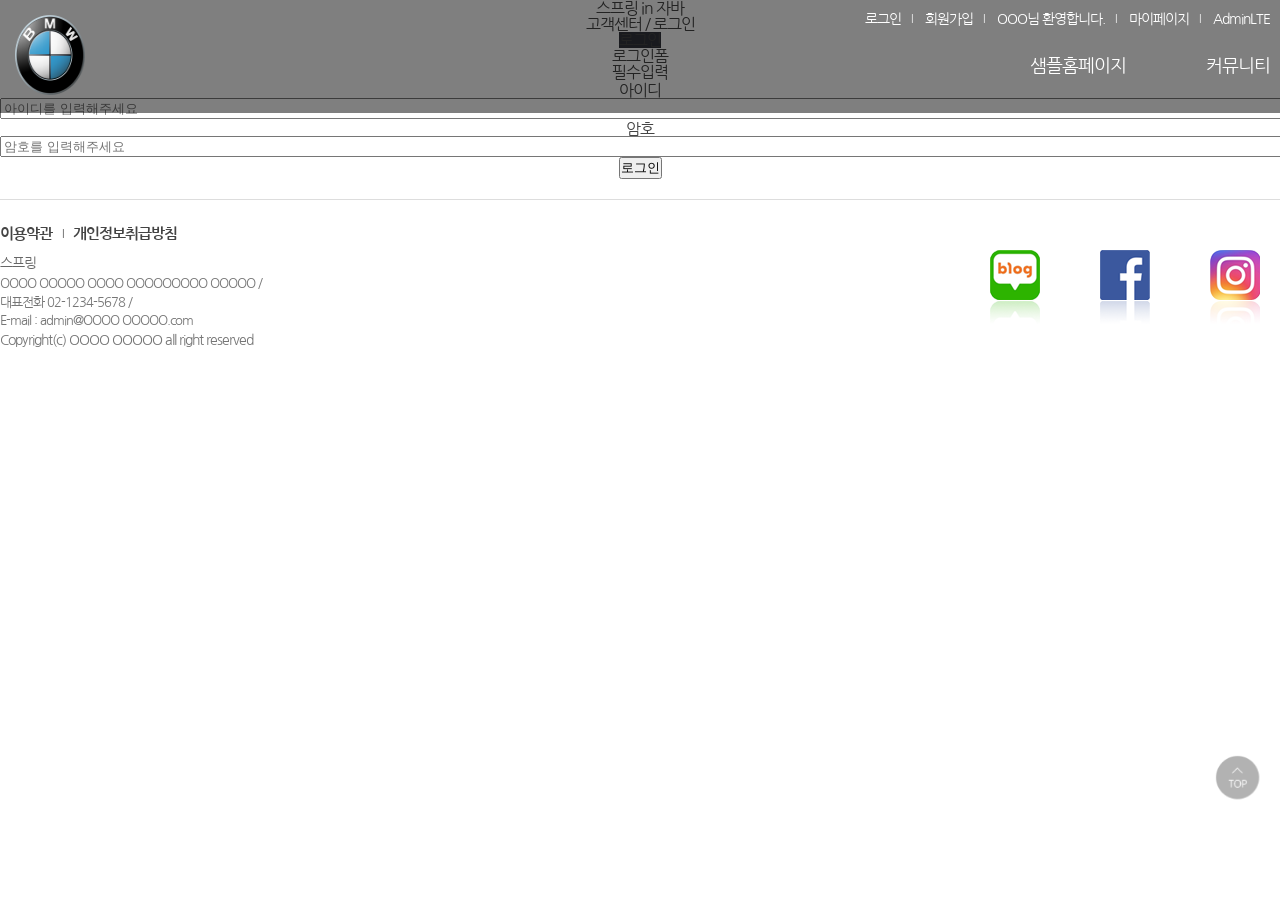
<file: home/login.html>
<!DOCTYPE html>
<html lang="ko">
<head>
<title> 로그인페이지 </title>
<meta name="viewport" content="width=device-width, initial-scale=1, minimum-scale=1, maximum-scale=1">
<meta charset="utf-8" />
<meta http-equiv="X-UA-Compatible" content="IE=edge">
<!-- 제이쿼리 코어 임포트 가져오기(아래) -->
<script src="/home/js/jquery-3.6.0.js"></script>
<!-- 상단바로가기 클릭시 부드럽게 이동하는 외부 라이브러리 JS 임포트(아래) -->
<script src="/home/js/jquery.smooth-scroll.min.js"></script>
<!-- 화면을 초기화 시키는 reset 스타일 임포트:크로스브라이징 처리하기위해서 -->
<!-- 크롬, IE, 엣지, 사파리, 파이어폭스 h1, p, ul, div 태그의 크기가 조금씩 틀림니다. -->
<!-- 작업한 결과가 모든 브라우져(크로싱브라우징)에 똑같이 보이게 하기 위한 reset.css(아래) -->
<link rel="stylesheet" href="/home/css/reset.css">
<!-- 여기서부터 사용자 정의형 스타일 + 스크립트 추가(아래) -->
<link rel="stylesheet" href="/home/css/mobile.css">
<!-- 테블릿용 CSS 임포트 -->
<link rel="stylesheet" href="/home/css/tablet.css">
<!-- PC용 CSS 임포트 -->
<link rel="stylesheet" href="/home/css/pc.css">
<script src="/home/js/main.js"></script>
<!-- 메인들라이드 코어 임포트 -->
<script src="/home/js/slidemain.js"></script>
<style>
/* 모바일용 로그인 스타일 */

/* //모바일용 로그인 스타일 */
/* 테블릿용 메인페이지 스타일 지정(아래) 801px~무한대까지 재정의*/
@media all and (min-width:801px) {
	
}
/* PC용 메인페이지 스타일지정 1066px~무한대까지 재정의 */
@media all and (min-width:1066px) {

}
</style>
<script>
//메인페이지 전용 슬라이드 호출 부분
$(document).ready(function() {
	

});
</script>
</head>
<body>
    <!-- 헤더에서푸터까지 -->
<div id="wrap">
	<!-- 헤더상단메뉴영역영역 -->
	<header id="header">
		<div class="header_area box_inner clear">
			<!-- 상단로고영역 -->
			<h1><a href="index.html">스프링 in 자바</a></h1>
			<!-- //상단로고영역 -->
			
			<!-- 상단메뉴메뉴영역 -->
			<p class="openMOgnb">
				<a href="#">
					<b class="hdd">메뉴열기</b> 
					<span></span><span></span><span></span>
				</a>
			</p>
			<div class="header_cont">
				<ul class="util clear">
					<li><a href="login.html">로그인</a></li>
					<li><a href="join.html">회원가입</a></li>
					<!-- 로그인 후 보이는 메뉴(아래) -->
					<li><a href="#">OOO님 환영합니다.</a></li>
					<li><a href="mypage.html">마이페이지</a></li>
					<li><a href="../admin/home.html">AdminLTE</a></li>
				</ul>	
				<nav>
				<ul class="gnb clear">
					<li><a href="board_list.html" class="openAll1">샘플홈페이지</a>

                        <div class="gnb_depth gnb_depth2_1">
                            <ul class="submenu_list">
                                <li><a href="board_list.html">반응형홈페이지</a></li>
                            </ul>
                        </div>
					</li>
					<li><a href="board_list.html" class="openAll2">커뮤니티</a>
				        <div class="gnb_depth gnb_depth2_2">
                            <ul class="submenu_list">
                                <li><a href="board_list.html">공지사항</a></li>
                                <li><a href="board_list.html">겔러리게시판</a></li>
                            </ul>
                        </div>
					</li>
				</ul>
                </nav>
				<p class="closePop"><a href="javascript:;">닫기</a></p>
			</div>
			<!-- //상단메뉴메뉴영역 -->
		</div>
	</header>
	<!-- //헤더상단메뉴영역영역 -->
<!-- 메인 컨텐츠영역만 변경됩니다 -->
<div id="container">
    <!-- 메인상단위치표시영역 -->
    <div class="location_area customer">
        <div class="box_inner">
            <h2 class="tit_page">스프링 <span class="in">in</span> 자바</h2>
            <p class="location">고객센터 <span class="path">/</span> 로그인</p>
            <ul class="page_menu clear">
                <li><a href="#" class="on">로그인</a></li>
            </ul>
        </div>
    </div>	
    <!-- //메인상단위치표시영역 -->

    <!-- 메인본문영역 -->
    <div class="bodytext_area box_inner">
        <!-- 폼영역 -->
        <form method="POST" name="login_form" action="login.html" class="appForm">
            <fieldset>
                <legend>로그인폼</legend>
                <p class="info_pilsoo pilsoo_item">필수입력</p>
                <ul class="app_list">
                    <li class="clear">
                        <label for="id_lbl" class="tit_lbl pilsoo_item">아이디</label>
                        <div class="app_content"><input type="text" name="id"" class="w100p" id="id_lbl" placeholder="아이디를 입력해주세요" required/></div>
                    </li>
                    <li class="clear">
                        <label for="password_lbl" class="tit_lbl pilsoo_item">암호</label>
                        <div class="app_content"><input type="password" name="password" class="w100p" id="password_lbl" placeholder="암호를 입력해주세요" required/></div>
                    </li>

                </ul>
                <p class="btn_line">
                <button class="btn_baseColor">로그인</button>
                </p>	
            </fieldset>
        </form>
        <!-- //폼영역 -->
    </div>
    <!-- //메인본문영역 -->
</div>
<!-- //메인 컨텐츠영역 -->

	<!-- 푸터메뉴및사업자정보영역 -->
	<footer>
		<div class="foot_area box_inner">
			<ul class="foot_list clear">
				<li><a href="javascript:;">이용약관</a></li>
				<li><a href="javascript:;">개인정보취급방침</a></li>
			</ul>
			<h2>스프링</h2>
            <p class="addr">OOOO OOOOO OOOO OOOOOOOOO OOOOO <span class="gubun">/</span>        
				<span class="br_line">대표전화 <span class="space0">02-1234-5678</span> <span class="gubun">/</span>        
					<span class="br_line">E-mail : <span class="space0"> admin@OOOO OOOOO.com</span></span>
				</span>
			</p>
			<p class="copy box_inner">Copyright(c) OOOO OOOOO all right reserved</p>
			<ul class="snslink clear">
				<li><a href="javascript:;">blog</a></li>
				<li><a href="javascript:;">facebook</a></li>
				<li><a href="javascript:;">instargram</a></li>
			</ul>
		</div>
	</footer>
	<!-- //푸터메뉴및주소영역 -->
</div>
<!-- //헤더에서푸터까지 -->

<!-- 하단퀵메뉴영역 -->
<div class="quick_area">
	<p class="to_top"><a href="#wrap" class="s_point">TOP</a></p>
</div>
<!-- //하단퀵메뉴영역 -->

</body>
</html>
</file>
<file: admin/plugins/daterangepicker/daterangepicker.css>
.daterangepicker {
  position: absolute;
  color: inherit;
  background-color: #fff;
  border-radius: 4px;
  border: 1px solid #ddd;
  width: 278px;
  max-width: none;
  padding: 0;
  margin-top: 7px;
  top: 100px;
  left: 20px;
  z-index: 3001;
  display: none;
  font-family: arial;
  font-size: 15px;
  line-height: 1em;
}

.daterangepicker:before, .daterangepicker:after {
  position: absolute;
  display: inline-block;
  border-bottom-color: rgba(0, 0, 0, 0.2);
  content: '';
}

.daterangepicker:before {
  top: -7px;
  border-right: 7px solid transparent;
  border-left: 7px solid transparent;
  border-bottom: 7px solid #ccc;
}

.daterangepicker:after {
  top: -6px;
  border-right: 6px solid transparent;
  border-bottom: 6px solid #fff;
  border-left: 6px solid transparent;
}

.daterangepicker.opensleft:before {
  right: 9px;
}

.daterangepicker.opensleft:after {
  right: 10px;
}

.daterangepicker.openscenter:before {
  left: 0;
  right: 0;
  width: 0;
  margin-left: auto;
  margin-right: auto;
}

.daterangepicker.openscenter:after {
  left: 0;
  right: 0;
  width: 0;
  margin-left: auto;
  margin-right: auto;
}

.daterangepicker.opensright:before {
  left: 9px;
}

.daterangepicker.opensright:after {
  left: 10px;
}

.daterangepicker.drop-up {
  margin-top: -7px;
}

.daterangepicker.drop-up:before {
  top: initial;
  bottom: -7px;
  border-bottom: initial;
  border-top: 7px solid #ccc;
}

.daterangepicker.drop-up:after {
  top: initial;
  bottom: -6px;
  border-bottom: initial;
  border-top: 6px solid #fff;
}

.daterangepicker.single .daterangepicker .ranges, .daterangepicker.single .drp-calendar {
  float: none;
}

.daterangepicker.single .drp-selected {
  display: none;
}

.daterangepicker.show-calendar .drp-calendar {
  display: block;
}

.daterangepicker.show-calendar .drp-buttons {
  display: block;
}

.daterangepicker.auto-apply .drp-buttons {
  display: none;
}

.daterangepicker .drp-calendar {
  display: none;
  max-width: 270px;
}

.daterangepicker .drp-calendar.left {
  padding: 8px 0 8px 8px;
}

.daterangepicker .drp-calendar.right {
  padding: 8px;
}

.daterangepicker .drp-calendar.single .calendar-table {
  border: none;
}

.daterangepicker .calendar-table .next span, .daterangepicker .calendar-table .prev span {
  color: #fff;
  border: solid black;
  border-width: 0 2px 2px 0;
  border-radius: 0;
  display: inline-block;
  padding: 3px;
}

.daterangepicker .calendar-table .next span {
  transform: rotate(-45deg);
  -webkit-transform: rotate(-45deg);
}

.daterangepicker .calendar-table .prev span {
  transform: rotate(135deg);
  -webkit-transform: rotate(135deg);
}

.daterangepicker .calendar-table th, .daterangepicker .calendar-table td {
  white-space: nowrap;
  text-align: center;
  vertical-align: middle;
  min-width: 32px;
  width: 32px;
  height: 24px;
  line-height: 24px;
  font-size: 12px;
  border-radius: 4px;
  border: 1px solid transparent;
  white-space: nowrap;
  cursor: pointer;
}

.daterangepicker .calendar-table {
  border: 1px solid #fff;
  border-radius: 4px;
  background-color: #fff;
}

.daterangepicker .calendar-table table {
  width: 100%;
  margin: 0;
  border-spacing: 0;
  border-collapse: collapse;
}

.daterangepicker td.available:hover, .daterangepicker th.available:hover {
  background-color: #eee;
  border-color: transparent;
  color: inherit;
}

.daterangepicker td.week, .daterangepicker th.week {
  font-size: 80%;
  color: #ccc;
}

.daterangepicker td.off, .daterangepicker td.off.in-range, .daterangepicker td.off.start-date, .daterangepicker td.off.end-date {
  background-color: #fff;
  border-color: transparent;
  color: #999;
}

.daterangepicker td.in-range {
  background-color: #ebf4f8;
  border-color: transparent;
  color: #000;
  border-radius: 0;
}

.daterangepicker td.start-date {
  border-radius: 4px 0 0 4px;
}

.daterangepicker td.end-date {
  border-radius: 0 4px 4px 0;
}

.daterangepicker td.start-date.end-date {
  border-radius: 4px;
}

.daterangepicker td.active, .daterangepicker td.active:hover {
  background-color: #357ebd;
  border-color: transparent;
  color: #fff;
}

.daterangepicker th.month {
  width: auto;
}

.daterangepicker td.disabled, .daterangepicker option.disabled {
  color: #999;
  cursor: not-allowed;
  text-decoration: line-through;
}

.daterangepicker select.monthselect, .daterangepicker select.yearselect {
  font-size: 12px;
  padding: 1px;
  height: auto;
  margin: 0;
  cursor: default;
}

.daterangepicker select.monthselect {
  margin-right: 2%;
  width: 56%;
}

.daterangepicker select.yearselect {
  width: 40%;
}

.daterangepicker select.hourselect, .daterangepicker select.minuteselect, .daterangepicker select.secondselect, .daterangepicker select.ampmselect {
  width: 50px;
  margin: 0 auto;
  background: #eee;
  border: 1px solid #eee;
  padding: 2px;
  outline: 0;
  font-size: 12px;
}

.daterangepicker .calendar-time {
  text-align: center;
  margin: 4px auto 0 auto;
  line-height: 30px;
  position: relative;
}

.daterangepicker .calendar-time select.disabled {
  color: #ccc;
  cursor: not-allowed;
}

.daterangepicker .drp-buttons {
  clear: both;
  text-align: right;
  padding: 8px;
  border-top: 1px solid #ddd;
  display: none;
  line-height: 12px;
  vertical-align: middle;
}

.daterangepicker .drp-selected {
  display: inline-block;
  font-size: 12px;
  padding-right: 8px;
}

.daterangepicker .drp-buttons .btn {
  margin-left: 8px;
  font-size: 12px;
  font-weight: bold;
  padding: 4px 8px;
}

.daterangepicker.show-ranges.single.rtl .drp-calendar.left {
  border-right: 1px solid #ddd;
}

.daterangepicker.show-ranges.single.ltr .drp-calendar.left {
  border-left: 1px solid #ddd;
}

.daterangepicker.show-ranges.rtl .drp-calendar.right {
  border-right: 1px solid #ddd;
}

.daterangepicker.show-ranges.ltr .drp-calendar.left {
  border-left: 1px solid #ddd;
}

.daterangepicker .ranges {
  float: none;
  text-align: left;
  margin: 0;
}

.daterangepicker.show-calendar .ranges {
  margin-top: 8px;
}

.daterangepicker .ranges ul {
  list-style: none;
  margin: 0 auto;
  padding: 0;
  width: 100%;
}

.daterangepicker .ranges li {
  font-size: 12px;
  padding: 8px 12px;
  cursor: pointer;
}

.daterangepicker .ranges li:hover {
  background-color: #eee;
}

.daterangepicker .ranges li.active {
  background-color: #08c;
  color: #fff;
}

/*  Larger Screen Styling */
@media (min-width: 564px) {
  .daterangepicker {
    width: auto;
  }

  .daterangepicker .ranges ul {
    width: 140px;
  }

  .daterangepicker.single .ranges ul {
    width: 100%;
  }

  .daterangepicker.single .drp-calendar.left {
    clear: none;
  }

  .daterangepicker.single .ranges, .daterangepicker.single .drp-calendar {
    float: left;
  }

  .daterangepicker {
    direction: ltr;
    text-align: left;
  }

  .daterangepicker .drp-calendar.left {
    clear: left;
    margin-right: 0;
  }

  .daterangepicker .drp-calendar.left .calendar-table {
    border-right: none;
    border-top-right-radius: 0;
    border-bottom-right-radius: 0;
  }

  .daterangepicker .drp-calendar.right {
    margin-left: 0;
  }

  .daterangepicker .drp-calendar.right .calendar-table {
    border-left: none;
    border-top-left-radius: 0;
    border-bottom-left-radius: 0;
  }

  .daterangepicker .drp-calendar.left .calendar-table {
    padding-right: 8px;
  }

  .daterangepicker .ranges, .daterangepicker .drp-calendar {
    float: left;
  }
}

@media (min-width: 730px) {
  .daterangepicker .ranges {
    width: auto;
  }

  .daterangepicker .ranges {
    float: left;
  }

  .daterangepicker.rtl .ranges {
    float: right;
  }

  .daterangepicker .drp-calendar.left {
    clear: none !important;
  }
}
</file>
<file: home/css/mobile.css>
@charset "UTF-8";
@import url('https://fonts.googleapis.com/css2?family=Nanum+Gothic&display=swap');
/* 모바일용 메인페이지 스타일 지정(아래) */
/* 공통영역 */
body { /* body a 태그엔 적용이 않됩니다. */
    font-family: 'Nanum Gothic', sans-serif !important;
    font-size: 16px !important;/* important 중요함, body 폰트크기는 무조건 고정 */
    letter-spacing: -1px !important;
    color: #444 !important;
    word-wrap: break-word !important;/* 워드랩,줄바꿈할때 책
	가방(X) 단어가 분리가 않되면서(단어단위로) 줄바꿈이 됩니다. */
	line-height: 1 !important;/* 단위 1이면 16px 입니다. */
}
dl, ol, ul {margin-bottom: 0 !important;}
#container a:hover {color:#000 !important;}/* : 가상선택자, :: 가상요소 */
a:link {color: #444;}
a:hover {color: #fff !important;}
a:visited {color: #444;}
a {text-decoration: none;}/* 링크의 밑줄이 사라짐. */
.clear::after {
	content: '';
	clear: both;/* 태그의 위치를 지정하는 float:left|right 속성을 초기화 시킴 */
	display: block;/* float는 블럭 속성이 없어진것을 clear시키면, 다시 block속성 부여 */
}
/* //공통영역 */

/* 부트스트랩 CSS 수정 */
.txt_right {
	text-align: right !important;
}
.mt20 { /* mt 네이밍은 부트스트랩과 동일 */
	margin-top: 20px !important;
}
.w100p { /* 너비크기 100% percent  */
	width: 100% !important;
}
/* //부트스트랩 CSS 수정 */

/* 헤더영역 */
.on { /* .클래스선택자 */
	background: #32353d;
}
header { /* 태그선택자 */
	height: 90px;
	text-align: center;
	z-index: 200;/* z-index z순서: x(가로축),y(세로축),z(위쪽공간) */
	/* 빨간색 z-index:0 은 제일 아래, 녹색 z-index:1, 값을 높을수로 위쪽에 배치 */
	/* z-index를 200으로 주는 이유는 슬라이드 이미지 겹칠때 메뉴가 다른 태그에 가려지는 것을 방지 */
	background: rgba(0,0,0,0.5);/* alpha 약자: 투명도 크기 1:100%, 0.5:50% */
	position: absolute;/* relative 다른태그와 관계(기본값), 위치에서 다른태그에 영향을 받지않음 */
	left: 0; top:0;
	width: 100%;
}
.box_inner {
	width: 100%; margin: 0 auto;
}
/* //헤더영역 */
/* 로고영역 */
.header_area h1 {
	float: none;
	width: 100%;
	height: 50px;
	text-align: center;
	padding: 3px 0px 0px;/* 3px(상하) 0px(좌) 0px(우) */
}
.header_area h1 a {
	/* 로고는 이미지인데 글을 더한 이유는 웹접근성 때문에 추가(스크린리더:시각장애인용유틸리티)  */
	display: inline-block;
	width: 150px;
	height: 80px;
	background: url(../img/logo.png) no-repeat;/* css3는 함수를 지원합니다. */
	background-size: 50px 60px !important;/* 백그라운드 이미지 사이즈 가로50px, 세로60px */
	background-position: center center !important;/* 이미지위치가 가로 가운데, 세로 가운데정렬 */
	text-indent: -9999px;/* 들여쓰기 이미지만 보이고, 글자는 숨기기 위치 */
	overflow: hidden;
}
/* //로고영역 */

/* 상단메뉴영역 */
.openMOgnb {
	/* gnb: global navigation bar 약자 메뉴명칭으로 사용 */
	display: block;
	position: absolute;
	left:15px;
	top:35px;
	width: 25px;
	height: 16px;
}
.hdd {
	text-indent: -9999px;
	position: absolute;
}
.openMOgnb span {
	box-sizing: border-box;/* 박스크기를 테두리까지 크기로 고정 */
	display: block;
	width: 25px; height: 3px;
	margin-bottom: 4px;
	border-radius: 10px;/* 테두리 라운드 처리 */
	background: #fff;
}
.openMOgnb span:first-of-type + span {width: 17px;} /* + 형제 인접연자 */
.openMOgnb span:last-child {
	/* width: 25px; */
	margin-bottom: 0px;
}
.header_cont {
	float: none;
	width: 100%;
	background: #31343d;
	margin-top: 36px;
	display: none;
}
.closePop {
	display: block;
	position: absolute;
	right: 0px;
	top: 15px;
}
.closePop a {
	display: block;
	width: 60px; height: 60px;
	text-indent: -9999px;
	overflow: hidden;
	background: url(../img/btn_closeMenu.png) no-repeat;
	background-size: 60px;
}
.util {padding: 20px;}
.header_cont a {
	color: #fff; font-size: 16px;
}
.util li {float: left;}
.util li::after {
	/* ::가상요소를 추가 */
	content: '|';
	display: inline-block;
	padding: 0 10px;
	color: #a2a2a3;
	font-size: 10px;
	position: relative;
	top:-2px;
}
.util li:last-child::after {
	/* 가상선택자 마지막 li태그에서 가성요소 추가 */
	content: '';
	display: none;
}
.gnb {
	float: none;
	box-sizing: border-box;
	padding-top: 0px;
	height: auto;
	border-top:1px solid #83868b;
}
.gnb li {
	float: left;
	width: 50%;
	text-align: left;
	box-sizing: border-box;/* width 50%안쪽에 테두리 까지 포함 */
	border-bottom: 1px solid #83868b;
}
.gnb li a {
	display: block;
	padding: 0px 0px 0px 65px;
	height: 60px;
	line-height: 60px;
	background: url(../img/ico_gnb01.png) no-repeat 10px center;/* 10px 가로위치, center 세로가운데정렬 */
	background-size: 49px 56px;
}
.gnb_depth {
	/* 2차(서브)메뉴 */
	display: none;
}
.gnb li + li a { /* 1차(대메뉴) li 태그중 2번째영역 */
	background-image: url(../img/ico_gnb02.png);	
}
.gnb li + li + li a { /* 1차(대메뉴) li 태그중 3번째영역 */
	background-image: url(../img/ico_gnb02.png);	
}
.gnb li + li + li + li a { /* 1차(대메뉴) li 태그중 4번째영역 */
	background-image: url(../img/ico_gnb02.png);	
}
.gnb li:nth-child(2n+1) {
	/* 2n+1 홀수번째의 li태그를 말함 */
	border-right: 1px solid #83868b;
}
/* //상단메뉴영역 */

/* 본문컨테이너영역 */
#container, footer, .hdd, .quick_area {
	text-align: center;
}
#container {
	position: relative;
	width: 100%;
	padding-bottom: 30px;
}
/* 슬라이드영역 */
.main_rolling_pc {
	display: block;
}
.visualRoll {
	position: relative;
	width: 100%;
}
.viewImgList {
	position: relative;
	width: 100%;
}
ul.viewImgList li {
	/* ul.클래스명: ul태그중 클래스명이 viewImgList 영역 */
	text-align: center;
	height: 300px;
	line-height: 550px;
	background-size: cover;/* 배경 이미지의 크기를 꽉 채우는 값 cover */
	width: 100%;
}
.roll_content a img {
	display: none;
}
li.imglist0 {
	position: relative;
	z-index: 50;
	background: url(../img/slide1.jpg) no-repeat;
}
li.imglist1 {
	position: absolute;
	z-index: 10;
	left:0; top:0;
	background: url(../img/slide2.jpg) no-repeat;
}
li.imglist2 {
	position: absolute;
	z-index: 10;
	left:0; top:0;
	background: url(../img/slide3.jpg) no-repeat;
}
.roll_content {
	position: static;
}
.roll_content .roll_txtline {
	position: absolute;
	left:0;
	bottom: 60px;/* roll_content하단에서 60px 위에 위치 */
	width: 100%;
	line-height: 1;
	text-align: center;
	font-size: 22px;
	color: #fff;
	letter-spacing: 2px;
}
.rollbtnArea {
	position: absolute;/* 위치를 기준위치에서 고정시켜놓겠다 */
	width: 100%;
	left: 0px;
	bottom: 25px;
	z-index: 200;
}
.rollingbtn {
	width: 320px;
	margin: 0 auto;/* 버튼영역에 5개 들어가고, 가운데 정렬 시킴 */
	text-align: center;
}
.rollingbtn li.butt0 {
	margin-left: 10px;
}
.rollingbtn li {
	display: inline-block;
	margin-left: 5px;
}
.rollingbtn li a {
	vertical-align: top;/* img하고 다른태그사용시 다른 태그의 세로 정렬 */
}
/* //슬라이드영역 */

/* 겔러리최근게시물영역 */
.about_area h2 {
	font-size: 20px;
	padding: 27px 0px 25px;/* 27상하, 0좌, 25우 */
}
.about_area h2 b {
    display: block;
    padding-top: 10px;  /* 한개의 라인 영역 모두차지 */
}
.about_box {background: #fff;}
.place_list {
    float: none;
    width: 100%;
    margin: 0;
    box-sizing: border-box;
    padding: 0px 20px;
}
.place_list li img {
    width: 100%;  /*가로크기 반응형으로 만드는 방법 크기를 ~%로 표시 */
}
.place_list li h3 {
    font-weight: bold;
    font-size: 18px;
    padding-top: 25px;
}
.place_list p.txt {
    padding: 10px 50px 30px;
    line-height: 1.4;
    box-sizing: border-box;
    width: 100%;
    overflow: hidden;
    word-break: keep-all;
    color: #666;
}
.place_list li .view {
    padding-bottom: 10px;
    margin: 0px 0px 30px;
    display: inline-block;
    padding-top: 5px;
    border-top: 2px solid #333;
    color: #666;
}
/* //겔러리최근게시물영역 */

/*공지사항최근게시물영역*/
.app_line {display: none;}  /*태블릿,PC 전용 콘텐츠입니다*/ 
.appbbs_area {
    padding: 0 20px;
    text-align: left;
}
.bbs_line {
    float: none;
    width: 100%;
    padding: 20px 0px;
    border-top: 1px solid #d6d7d8;
}
.bbs_line h3 {
    font-weight: bold;
    font-size: 19px;
}
.bbs_line .notice_recent {
    padding-top: 10px;
}
.bbs_line .notice_recent li {
    padding: 8px 0px;
}

/*//공지사항최근게시물영역*/

/* //본문컨테이너영역 */

/* 푸터스타일지정 */
footer{
	border-top: 1px solid #ddd;
	text-align: left;
}
.foot_area {  /* 모바일에서는 의미없고, 테블릿이상에서 의미있는 스타일 */
	box-sizing: border-box;
	padding: 0px 20px 90px;
	position: relative; /* relative가 있다는것은 foot_area안쪽에 태그의 기준으로 사용하다는 의미*/
}
.foot_list {
	padding-top: 25px;
}
.foot_list li {
	float: left;  /* 세로배치 콘텐츠를 가로로 배치할때 사용*/
}
.foot_list li:first-child::after {
	content: '|';
	display: inline-block;
	padding:  0px 10px;
	font-size: 10px;
	position: relative;
	top: -2px;
}
.foot_list li a {
	font-weight: bold;
	font-size: 15px;
}
.foot_list li a:hover {color: black !important; }
.foot_area h2 {
	padding-top: 15px;
	font-size: 14px;  /*px:픽셀 pixel html크기단위, 기타단위: em, rem(rooe em)*/
	color: #666;
}
.addr {
	line-height: 1.3; /*줄간격 1.3배*/
	font-size: 14px;
	color: #767676;
	padding-top: 5px;
}
.br_line {display: block;}  /* 블럭영역은 1줄 모두 자리차지--엔터--줄바꿈*/
.copy {
	padding: 3px 0px 20px;
	font-size: 14px;
	color: #767676;
}
.snslink {
	position: static;  /* 다른태그를 기준으로 static고정값, relative상대값*/
	width: 210px;
	margin: 10px auto; /* 10px 상하여백, auto 좌우 가운데 정렬*/
}
.snslink li:first-child {
	margin-left: 0px;
}
.snslink li {
	margin-left: 30px;
	float: left; /*리스트 li태그의 세로배치를 가로배치로 변경할때 사용*/
}
.snslink li a {
	display: block;
	width: 50px;
	height: 74px;
	text-indent: -9999px; /*들여쓰기, 글자를 숨기기: 웹접근성(시각장애인용구현)*/
	overflow: hidden;
	background: url(../img/ico_blog_r.png) no-repeat;
}
.snslink li + li a { /*인접(형제)연산)+== sibling(시블링)*/
	background-image: url(../img/ico_facebook_r.png);
}
.snslink li + li + li a {
	background-image: url(../img/ico_instargram_r.png);
}
/* 퀵메뉴영역*/
.to_top {
	position: fixed; /*붙박이:마우스 스크롤해도 항상 그자리 고정되어 있음.*/
	right: 20px;
	bottom: 100px;
	text-align: center;
	background: none;
	z-index: 100; /* 슬라이드 이미지는 200 보다는 아래이기때문에 겹치면 안보임*/
}
.to_top a {
	display: block;
	width: 45px;
	height: 45px;
	background: url(../img/ico_totop_mo.png) no-repeat;
	background-size: 45px;
	text-indent: -9999px;
	overflow: hidden;
}

/* //퀵메뉴영역*/

/*//푸터스타일지정*/
</file>
<file: home/css/tablet.css>
@charset "UTF-8";
/* 테블릿용 메인페이지 스타일 지정(아래) */
@media all and (min-width:801px) {
    /* 상단로고와 메뉴스타일 */
	header {
		height: 113px;
	}
    .header_area h1 {
		float: left; /*로고 이미지를 가운데 -> 왼쪽으로 정렬*/
		padding: 15px 0px 0px;
		padding-left: 20px;
        width: auto;
		height: inherit; /*상속:현재영역의 부모의 높이를 그대로 사용하겠다는 명시*/
		text-align: inherit;
	}
	.header_area h1 a {
		display: block;
		width: 100px;
		height: 80px;
		background-size: 70px 80px !important;
	}
	.openMOgnb {
		display: none;  /* 모바일용 햄버거메뉴 숨기기*/
	}
	.header_cont {
		display: block;
		float: right;
		width: 60%;
		padding-right: 20px;
		background: none;
		margin-top: 0px;
	}
	.closePop {
		display: none;
	}
	.util {  /*메인메뉴 상단의 소메뉴 util이라고 이름지음*/
		padding: 0px;
		text-align: right;
		padding-top: 10px;
	}
	.util li {
		float: none;
		display: inline;
	}
	.util li::after {
		color: #fff;
	}
	.util li a {
		font-size: 14px;
	}
	.gnb { /*대메뉴=1차메뉴*/
		float: right;
		padding-top: 5px;
		height: inherit;
		border-top: none;
	}
	.gnb li {
		width: auto;
        text-align: inherit;
		box-sizing: inherit;
		border-bottom: none;
	}
	.gnb li:nth-child(2n+1) {  /* 대메뉴 중간 막대 사라지게 하는 명령 */
		border: none;
	}
	.gnb li a {
        padding: 26px 25px;
		font-size: 18px;
		height: inherit;
		line-height: inherit;
		background: none;
	}
	.gnb li + li a {
		background: none;
	}
	.gnb li + li +li a {
		background: none;
	}
	.gnb li + li + li + li a {
		background: none;
	}
	.gnb li:last-child a {
		padding-right: 0px;
	}

	/* //상단로고와 메뉴스타일 */

    	/* 컨테이너 영역 */
	#container {
		padding-bottom: 20px;
		width: auto;
		position: inherit; /* 부모영역의 위치를 상속받습니다 */
	}
	/* //컨테이너 영역 */

	/* 슬라이드 영역 */
	ul.viewImgList li {
		height: 550px;
	}
	/* //슬라이드 영역 */

	/* 최신갤러리*/
	.about_area h2 {
		padding: 55px 0px 105px;
		font-size: 40px;
	}
	.about_area h2 b {
		display: inherit;
		padding-top: inherit;
	}
	.place_list {
		box-sizing: border-box;
		padding: 0px 20px;
	}
	.place_list li:first-child {
		margin-left: 0px;
	}
	.place_list li {
		float: left; /* 세로배치를 가로배치로 바꾸는 명령 */
		width: 32%; /*32%x3=96%, 3개사이 2%씩이면 -4%가 여백, 전체 100%*/
		margin-left: 2%;
		position: relative; /*li태그 안쪽 갤러리 이미지,제목 위치의 기준값*/ 
		top: -50px;
		padding: 0px;
	}
	.place_list li p.txt {
		padding: 10px 30px 0px;
		line-height: 1.8;
	}
	.place_list li .view {
		margin-top: 20px;
	}
	/* //최신갤러리 */

    /* 전화상담과 최근공지사항 */
	.appbbs_area {
		padding: 60px 0px;
	}
	.appbbs_box {
		box-sizing: border-box;
		padding: 0px 20px;
	}
	.app_line {
		display: inherit;
		float: left;
		width: 65%; /*나머지 35%가 최근공지사항영역*/
		box-sizing: border-box;
		padding: 46px 0px;
		background:url(../img/bg_app.jpg); /* no-repeat가 필요없음 단일색상이라*/
		font-size: 0px; /* 시각장애인을 위해서 존재 */
		text-align: center;
	}
	.app_line a {
		font-size: 21px;
		display: inline-block;
		width: 42.4%; /*65%(app_line)영역의 42.4%를 가집니다*/
		height: 100px;
		line-height: 100px;
		box-sizing: border-box;
		padding-left: 55px;
		text-align: left;
		background: rgba(0, 0, 0, 0.3) url(../img/ico_katalk.png) no-repeat 10px 50%; /*10px가로위치, 50%세로가운데 위치*/
		border: 2px solid #fff;
		color: #fff;
		vertical-align: middle; /* 세로가운데정렬 */
		margin-right: 10px;
	}
	.app_line a + a { /* 형제 sibling 태그영역 */
		margin-right: 0px;
		padding-left: 65px;
		background-image: url(../img/ico_phone.png);
	}
	.bbs_line {  /* 최신공지사항영역 */
		float: right;
		width: 29%; /*나머지 35%중 29%영역지정 나머지 6%는 여백으로 사용 */
		border-top: none;
		padding: inherit;
	}
	.bbs_line h3 {
		font-size: 26px;
		font-weight: inherit;
	}
	.bbs_line .notice_recent li a {
		display: block;
		padding-left: 14px;
		background: url(../img/ico_bullet.png) no-repeat 0px 50%;
		overflow: hidden;
		text-overflow: ellipsis; /* 문자열이 영역을 벗어났을때....표시하는 명령*/
		white-space: nowrap; /* 문자를 자를때(줄바꿈시) 단어를 기준으로 하지 wrapping 않겠다*/
	}
	/* //전화상담과 최근공지사항 */
    
    /* 푸터영역 */
	footer {
		padding: inherit; /*상속:부모영역의 패딩속성을 상속받겠다*/
	}
	.foot_area {
		padding-left: 20px;
		padding-bottom: 0px;
	}
	.addr {
		font-size: 13px;
		line-height: 1.4;
	}
	.br_line {
		display: inherit; /* 모바일에서 적용했던 스타일 해제하겠다는 의미 */
	}
	.snslink {
		position: absolute; /* 현재 태그를 고정위치로 만들겠다*/
		right: 20px;
		top: 20px;
		width: auto;
		margin: inherit;
	}
	.snslink li {
		margin-left: 15px;
	}
	

	/* //푸터영역 */
}
</file>
<file: home/css/pc.css>
@charset "UTF-8";
/* PC용 메인페이지 스타일지정 1066px~무한대까지 재정의 */
@media all and (min-width:1066px) {
	/* 상단로고, 메뉴영역 */
	.header_area h1 {
		padding-left: 0px;
	}
	.header_cont {
		width: 769px;
		padding-right: 10px;
	}
	.gnb li a {
		padding: 26px 40px;
	}
	.gnb_depth { /* 2차메뉴 내용*/
		position: absolute; /* 부모태그를 기준으로 절대위치 */
		left: 0px;
		top: 113px;
		width: 100%;
		background: rgba(250, 100, 0, 0.85);
		z-index: 100;
	}
	.gnb_depth2_1 .submenu_list {
		padding-left: 750px;
	}
	.gnb_depth2_2 .submenu_list {
		padding-left: 800px;	
	}
	.submenu_list {
		box-sizing: border-box;
		width: 1050px; /* 원래는 1065px정상인데 혹시 레이아웃이 깨질까봐 1050px로 고정*/
		margin: 0 auto;
		text-align: left;
	}
	/* //상단로고, 메뉴영역 */

    /* 갤러리,공지사항 최근게시물 영역 */
	.place_list {
		padding: 0px;
	}
	.appbbs_box {
		padding: 0px;
	}
	.app_line a, .app_line a + a {
		text-align: center;
		background-position: 20px 50%; /*백그라운드 이미지 위치를 가로 20px 세로 50p%로 배치*/
	}
	.app_line {
		width: 66%;
	}
	.bbs_line {
		width: 32%;
	}
	/* //갤러리,공지사항 최근게시물 영역 */

	/* 푸터영역 */
	.foot_area {
		padding-left: 0px;
		padding-right: 0px;
	}
	.foot_area .snslink {
		top: 50px;
	}
	.foot_area .snslink li {
		margin-left: 60px;
	}
	/* //푸터영역 */
}
</file>
<file: assignment/style.css>
@charset "UTF-8";

.display {
    background-color: rgb(201, 201, 201);
    padding: 15px;
    width: 255px;
    text-align: right;
    font-size: 20px;
    border-top-left-radius:10px;
    border-top-right-radius:10px;
}
button {
    padding: 10px;
    width: 67px;
    height: 45px;
    margin-top: 7px;
    background-color: rgb(201, 201, 201);
    color: black;
    font-size: 20px;
    border: 0px;
}
#r5-1 {border-bottom-left-radius: 10px;}
#r5-3 {border-bottom-right-radius: 10px;}
button:hover {
    cursor: pointer;
    background-color: rgb(182, 178, 178);
}
button:active {
    background-color: rgb(136, 136, 136);
}
</file>
<file: home/css/board.css>
@charset "UTF-8";
/* 게시판 공통영역 bbs(bulletin board system) */
.bbsListTbl a:hover, .pagination a:hover, .bbs_title a:hover, .tit_lbl a:hover {
    color: #000 !important;
}
/* //게시판 공통영역 */

/* 메인상단위치표시영역 */
.location_area {
    height: 260px;
    background: rgb(73, 182, 39);
}
.tit_page {
    padding: 140px 0px 0px 0px;
    margin: 0px 45px;
    border-bottom: 1px solid #ccc;
    font: 30px 'Arial Narrow';
    color: #fff;
    letter-spacing: 3px;
    text-align: left;
}
.location {display: none;}
ul.page_menu {
    display: block;
    padding: 10px 0px 0px 45px;
}
ul.page_menu li {
    float: left; /*리스트태그의 세로배치를 가로배치로 바구는 명령*/
    padding-bottom: 10px;
}
ul.page_menu li a.on {
    border-bottom: 1px solid #fff;
    color: #fff;
    background: none;
}
ul.page_menu li a {
    display: block;
    margin-right: 20px;
    font-size: 15px;
    color: #ddd;
}
.tit_page .in {
    font-variant: small-caps;
}
/* //메인상단위치표시영역 */

/* 게시판리스트 영역 */
.bodytext_area {
    box-sizing: border-box;
    padding: 0px;
}
.minisrch_form {
    width: 100%;
    text-align: right;
    margin-bottom: 20px;
}
.minisrch_form .tbox {
    padding: 0px 5px 0px 30px;
    width: 200px;
    height: 35px;
    line-height: 35px;
    border: none;
    border-bottom: 1px solid #ccc;
    background: url(../home/img/ico_search.png) no-repeat 10px 50%;
    background-size: 15px;
}
.btn_srch {
    display: inline-block; /*줄바꿈없이 자리차지하기*/
    width: 70px;
    text-align: center;
    height: 35px;
    font-size: 14px;
    line-height: 35px;
    vertical-align: middle; /*top middle bottom*/
    background: #384d75;
    color: #fff !important;
    border: none;
}
.minisrch_form legend {
    text-indent: -9999px;
    font-size: 0px;
} 
input::placeholder {
    color: #999; /* IE(Internet Explore)브라우저용 스타일=크로스브라우징 처리*/
}
.bbsListTbl {
    width: 100%;
    border-top: 2px solid #384d75;
}
.bbsListTbl th:nth-child(1) {display: none;} /*모바일에서는 가로를 단순하게 처리하는 용도*/
.bbsListTbl th:nth-child(2) {width: 70%;} /*모바일전용*/
.bbsListTbl th:nth-child(3) {display: none;}
.bbsListTbl th:nth-child(4) {width: 30%;}
.bbsListTbl th {
    border-bottom: 1px solid #ccc;
    font-weight: bold;
    font-size: 14px;
    padding: 0px;
    box-sizing: border-box;
    height: 45px;
    background: #fef3fa;
}
.bbsListTbl td:nth-child(1) {display: none;}
.bbsListTbl td:nth-child(3) {display: none;}
.bbsListTbl td {
    text-align: center;
    line-height: 1.3;
    border-bottom: 1px solid #ccc;
}
.bbsListTbl td:nth-child(2) {text-align: left;}
.bbsListTbl th, .bbsListTbl td {
    padding: 10px;
    box-sizing: border-box;
    height: 45px;
}
.bbsListTbl td a { /*모바일 전용*/
    overflow: hidden;
    text-overflow: ellipsis;
    white-space: nowrap;
    display: block;
    width: 320px;
}
.pagination {
    padding: 40px 0px 0px;
}
.pagination a.pbtn {
    display: inline-block;
    padding: 7px;
    text-align: center;
    vertical-align: middle;
    font-size: 0px;
}
.pagination a {
    display: inline-block;
}
.pagination a .currentpage {
    border-radius: 3px;
    background: #384d75;
    color: #fff;
}
.pagination a .pagenum {
    display: inline-block;
    width: 25px;
    height: 25px;
    line-height: 25px;
    text-align: center;
    vertical-align: middle;
}
.btn_line {
    padding: 20px 0px;
}
.btn_line a:first-child { /*버튼이 여러개 있을때 적용*/
    margin-left: 0px;
}
.btn_baseColor {
    display: inline-block;
    width: 100%;
    height: 50px;
    line-height: 50px;
    background: #384d75;
    font-size: 20px;
    font-weight: bold;
    color: #fff !important;
    text-align: center;
    vertical-align: bottom;
    border: none;
}
/* //게시판리스트 영역 */
/* 여기까지가 모바일용 이후 태블릿용 스타일지정 시작 */
/* 테블릿용 메인페이지 스타일 지정(아래) 801px~무한대까지 재정의*/
@media all and (min-width:801px) {
	/* 테블릿+PC용 스타일 */
    .bbsListTbl th:nth-child(1) {
        display: table-cell;
        width: 6%;
        margin-top: 7px; /*IE브라우저 호환성=크로싱브라우징 처리*/
    }
    .bbsListTbl th:nth-child(2) {
        width: 60%;
    }
    .bbsListTbl th:nth-child(3) {
        display: table-cell;
        margin-top: 7px;
    }
    .bbsListTbl th:nth-child(4) {
        width: 20%;
    }
    .bbsListTbl td:nth-child(1) {
        display: table-cell;
    }
    .bbsListTbl td:nth-child(3) {
        display: table-cell;
    }
    .btn_baseColor {
        width: 125px;
        font-weight: normal;
    }
    .bbsListTbl td a { /*테블릿+pc용*/
    overflow: inherit; /*초기화*/
    text-overflow: inherit;
    white-space: inherit;
    display: inherit;
    width: inherit;
    }
}
/* 게시판 글보기 영역 */
.bbsview_list {
    padding-bottom: 30px;
    border-top: 2px solid #384d75;
    text-align: left;
}
.bbsview_list li {
    box-sizing: border-box;
    padding: 0px 15px;
    border-bottom: 1px solid #ccc;
    color: #666;
    font-size: 14px;
    line-height: 20px;
}
.bbsview_list .bbs_title {
    width: 100%;
    overflow: hidden;
    white-space: nowrap;
    text-overflow: ellipsis;
    height: 50px;
    line-height: 50px;
    font-weight: bold;
    font-size: 16px;
}
.bbsview_list .bbs_hit {
    overflow: hidden;
    height: 40px;
    line-height: 40px;
    float: left;
    width: 50%;
}
.bbsview_list .bbs_date {
    float: left;
    height: 40px;
    line-height: 40px;
    width: 50%;
}
.bbs_content {
    clear: both; /* float:left,right 기능을 해제 합니다 */
    min-height: 200px; /*내용이 비었더라도 최소높이 200px 자리를 차지합니다 단, 내용이 많으면 200이상으로 자리를 차지합니다*/
    padding: 20px 15px !important;
}
.btn_bbs { /* 모바일 전용 */
    margin-bottom: 5px;
    display: inline-block;
    width: 100%;
    height: 35px;
    font-size: 14px;
    line-height: 35px;
    background: #384d75;
    color: #fff !important;
    text-align: center;
}
/* //게시판 글보기 영역 */

/* 테블릿용 메인페이지 스타일 지정(아래) 801px~무한대까지 재정의*/
@media all and (min-width:801px) {
	.btn_bbs { /*뷰페이지 버튼 스타일*/
        width: 70px;
        float: none;
        text-align: center;
    }
}

/* 게시판 글쓰기 폼 */
.appForm {
	margin: 20px auto; /*좌우로 가운데 정렬시 0 auto*/
	text-align: left;
}
.appForm legend { font-size: 0px; } /*시각장애인용 처리:웹 접근성 처리*/
.pilsoo_item::before { /*before가상요소는 pilsoo_item클래스 영역의 앞부분에 내용들어감*/
	content: '*';
	display: inline-block;
	position: absolute;
	left: 5px;
	width: 15px;
	font-weight: bold;
	font-size: 17px;
	color: red;
}
.info_pilsoo {
	position: relative;
	padding-left: 20px;
	padding-bottom: 10px;
	border-bottom: 2px solid #000;
	font-size: 15px;
	color: red;
}
.app_list {
	padding: 10px 0px;
}
.app_list li {
	position: relative;
	padding: 10px 0px;
	border-bottom: 1px solid #ccc;
}
.app_list li .tit_lbl {
	float: none;
	line-height: 50px;
	position: relative;
	box-sizing: border-box;
	padding-left: 20px;
	font-weight: bold;
	font-size: 17px;
	letter-spacing: -2px;
}
.app_content {
	float: none;
	width: auto;
	border: 1px solid #ccc;
	margin-left: 1px;
}
.app_content input {
	border: none;
	/* width: inherit; 부모 영역(브라우저기본값)의 input태그의 너비값을 상속받음=width 값을 초기화 한다 */
	box-sizing: border-box;
	display: inline-block;
	height: 45px;
	padding: 0px 10px;
	line-height: normal;
	font-size: 15px;
}
.appForm textarea {
	height: 130px;
	box-sizing: border-box; /*테두리까지 너비값에 포함시킴 100%없으면 100%+2px */
	padding: 10px;
	font-size: 15px;
	letter-spacing: -1px;
	color: #444;
	border: none;
}
.appForm textarea::placeholder { color: #999; } /*최신브라우저에 적용*/
textarea:-ms-input-placeholder { color: #999; } /*ms사 브라우저에 적용 최소 현재는 IE10이상 표준*/
input:-ms-input-placeholder { color: #999; }
.btn_baseColor {
	margin-top: 10px;
}
/* //게시판 글쓰기 폼 */

@media all and (min-width:801px) {
	/* 글쓰기 폼 스타일 */
	.app_list .tit_lbl {
		width: 20%;
	}
	.app_list .app_content {
		width: 79%;
		float: right;
		border: 1px solid #ccc;
	}
	.btn_line {text-align: center;}
	.aapForm textarea {height: 230px;}
	/* //글쓰기 폼 스타일 */
}
</file>
<file: admin/plugins/summernote/summernote.css>
/*!
 * 
 * Super simple wysiwyg editor v0.8.18
 * https://summernote.org
 * 
 * 
 * Copyright 2013- Alan Hong. and other contributors
 * summernote may be freely distributed under the MIT license.
 * 
 * Date: 2020-05-20T16:47Z
 * 
 */
@font-face{font-family:"summernote";font-style:normal;font-weight:400;font-display:auto;src:url(font/summernote.eot);src:url(font/summernote.eot?#iefix) format("embedded-opentype"),url(font/summernote.woff2) format("woff2"),url(font/summernote.woff) format("woff"),url(font/summernote.ttf) format("truetype")}[class^=note-icon]:before,[class*=" note-icon"]:before{display:inline-block;font-family:summernote;font-style:normal;font-size:inherit;text-decoration:inherit;text-rendering:auto;text-transform:none;vertical-align:middle;-moz-osx-font-smoothing:grayscale;-webkit-font-smoothing:antialiased;speak:none}.note-icon-fw{text-align:center;width:1.25em}.note-icon-border{border:solid .08em #eee;border-radius:.1em;padding:.2em .25em .15em}.note-icon-pull-left{float:left}.note-icon-pull-right{float:right}.note-icon.note-icon-pull-left{margin-right:.3em}.note-icon.note-icon-pull-right{margin-left:.3em}.note-icon-align::before{content:""}.note-icon-align-center::before{content:""}.note-icon-align-indent::before{content:""}.note-icon-align-justify::before{content:""}.note-icon-align-left::before{content:""}.note-icon-align-outdent::before{content:""}.note-icon-align-right::before{content:""}.note-icon-arrow-circle-down::before{content:""}.note-icon-arrow-circle-left::before{content:""}.note-icon-arrow-circle-right::before{content:""}.note-icon-arrow-circle-up::before{content:""}.note-icon-arrows-alt::before{content:""}.note-icon-arrows-h::before{content:""}.note-icon-arrows-v::before{content:""}.note-icon-bold::before{content:""}.note-icon-caret::before{content:""}.note-icon-chain-broken::before{content:""}.note-icon-circle::before{content:""}.note-icon-close::before{content:""}.note-icon-code::before{content:""}.note-icon-col-after::before{content:""}.note-icon-col-before::before{content:""}.note-icon-col-remove::before{content:""}.note-icon-eraser::before{content:""}.note-icon-float-left::before{content:""}.note-icon-float-none::before{content:""}.note-icon-float-right::before{content:""}.note-icon-font::before{content:""}.note-icon-frame::before{content:""}.note-icon-italic::before{content:""}.note-icon-link::before{content:""}.note-icon-magic::before{content:""}.note-icon-menu-check::before{content:""}.note-icon-minus::before{content:""}.note-icon-orderedlist::before{content:""}.note-icon-pencil::before{content:""}.note-icon-picture::before{content:""}.note-icon-question::before{content:""}.note-icon-redo::before{content:""}.note-icon-rollback::before{content:""}.note-icon-row-above::before{content:""}.note-icon-row-below::before{content:""}.note-icon-row-remove::before{content:""}.note-icon-special-character::before{content:""}.note-icon-square::before{content:""}.note-icon-strikethrough::before{content:""}.note-icon-subscript::before{content:""}.note-icon-summernote::before{content:""}.note-icon-superscript::before{content:""}.note-icon-table::before{content:""}.note-icon-text-height::before{content:""}.note-icon-trash::before{content:""}.note-icon-underline::before{content:""}.note-icon-undo::before{content:""}.note-icon-unorderedlist::before{content:""}.note-icon-video::before{content:""}.note-editor{position:relative}.note-editor .note-dropzone{position:absolute;display:none;z-index:100;color:#87cefa;background-color:#fff;opacity:.95}.note-editor .note-dropzone .note-dropzone-message{display:table-cell;vertical-align:middle;text-align:center;font-size:28px;font-weight:700}.note-editor .note-dropzone.hover{color:#098ddf}.note-editor.dragover .note-dropzone{display:table}.note-editor .note-editing-area{position:relative}.note-editor .note-editing-area .note-editable{outline:none}.note-editor .note-editing-area .note-editable sup{vertical-align:super}.note-editor .note-editing-area .note-editable sub{vertical-align:sub}.note-editor .note-editing-area .note-editable img.note-float-left{margin-right:10px}.note-editor .note-editing-area .note-editable img.note-float-right{margin-left:10px}.note-editor.note-frame,.note-editor.note-airframe{border:1px solid #00000032}.note-editor.note-frame.codeview .note-editing-area .note-editable,.note-editor.note-airframe.codeview .note-editing-area .note-editable{display:none}.note-editor.note-frame.codeview .note-editing-area .note-codable,.note-editor.note-airframe.codeview .note-editing-area .note-codable{display:block}.note-editor.note-frame .note-editing-area,.note-editor.note-airframe .note-editing-area{overflow:hidden}.note-editor.note-frame .note-editing-area .note-editable,.note-editor.note-airframe .note-editing-area .note-editable{padding:10px;overflow:auto;word-wrap:break-word}.note-editor.note-frame .note-editing-area .note-editable[contenteditable=false],.note-editor.note-airframe .note-editing-area .note-editable[contenteditable=false]{background-color:#8080801d}.note-editor.note-frame .note-editing-area .note-codable,.note-editor.note-airframe .note-editing-area .note-codable{display:none;width:100%;padding:10px;border:none;box-shadow:none;font-family:Menlo,Monaco,monospace,sans-serif;font-size:14px;color:#ccc;background-color:#222;resize:none;outline:none;-ms-box-sizing:border-box;box-sizing:border-box;border-radius:0;margin-bottom:0}.note-editor.note-frame.fullscreen,.note-editor.note-airframe.fullscreen{position:fixed;top:0;left:0;width:100% !important;z-index:1050}.note-editor.note-frame.fullscreen .note-resizebar,.note-editor.note-airframe.fullscreen .note-resizebar{display:none}.note-editor.note-frame .note-status-output,.note-editor.note-airframe .note-status-output{display:block;width:100%;font-size:14px;line-height:1.42857143;height:20px;margin-bottom:0;color:#000;border:0;border-top:1px solid #e2e2e2}.note-editor.note-frame .note-status-output:empty,.note-editor.note-airframe .note-status-output:empty{height:0;border-top:0 solid transparent}.note-editor.note-frame .note-status-output .pull-right,.note-editor.note-airframe .note-status-output .pull-right{float:right !important}.note-editor.note-frame .note-status-output .text-muted,.note-editor.note-airframe .note-status-output .text-muted{color:#777}.note-editor.note-frame .note-status-output .text-primary,.note-editor.note-airframe .note-status-output .text-primary{color:#286090}.note-editor.note-frame .note-status-output .text-success,.note-editor.note-airframe .note-status-output .text-success{color:#3c763d}.note-editor.note-frame .note-status-output .text-info,.note-editor.note-airframe .note-status-output .text-info{color:#31708f}.note-editor.note-frame .note-status-output .text-warning,.note-editor.note-airframe .note-status-output .text-warning{color:#8a6d3b}.note-editor.note-frame .note-status-output .text-danger,.note-editor.note-airframe .note-status-output .text-danger{color:#a94442}.note-editor.note-frame .note-status-output .alert,.note-editor.note-airframe .note-status-output .alert{margin:-7px 0 0 0;padding:7px 10px 2px 10px;border-radius:0;color:#000;background-color:#f5f5f5}.note-editor.note-frame .note-status-output .alert .note-icon,.note-editor.note-airframe .note-status-output .alert .note-icon{margin-right:5px}.note-editor.note-frame .note-status-output .alert-success,.note-editor.note-airframe .note-status-output .alert-success{color:#3c763d !important;background-color:#dff0d8 !important}.note-editor.note-frame .note-status-output .alert-info,.note-editor.note-airframe .note-status-output .alert-info{color:#31708f !important;background-color:#d9edf7 !important}.note-editor.note-frame .note-status-output .alert-warning,.note-editor.note-airframe .note-status-output .alert-warning{color:#8a6d3b !important;background-color:#fcf8e3 !important}.note-editor.note-frame .note-status-output .alert-danger,.note-editor.note-airframe .note-status-output .alert-danger{color:#a94442 !important;background-color:#f2dede !important}.note-editor.note-frame .note-statusbar,.note-editor.note-airframe .note-statusbar{background-color:#8080801d;border-bottom-left-radius:4px;border-bottom-right-radius:4px;border-top:1px solid #00000032}.note-editor.note-frame .note-statusbar .note-resizebar,.note-editor.note-airframe .note-statusbar .note-resizebar{padding-top:1px;height:9px;width:100%;cursor:ns-resize}.note-editor.note-frame .note-statusbar .note-resizebar .note-icon-bar,.note-editor.note-airframe .note-statusbar .note-resizebar .note-icon-bar{width:20px;margin:1px auto;border-top:1px solid #00000032}.note-editor.note-frame .note-statusbar.locked .note-resizebar,.note-editor.note-airframe .note-statusbar.locked .note-resizebar{cursor:default}.note-editor.note-frame .note-statusbar.locked .note-resizebar .note-icon-bar,.note-editor.note-airframe .note-statusbar.locked .note-resizebar .note-icon-bar{display:none}.note-editor.note-frame .note-placeholder,.note-editor.note-airframe .note-placeholder{padding:10px}.note-editor.note-airframe{border:0}.note-editor.note-airframe .note-editing-area .note-editable{padding:0}.note-popover.popover{display:none;max-width:none}.note-popover.popover .popover-content a{display:inline-block;max-width:200px;overflow:hidden;text-overflow:ellipsis;white-space:nowrap;vertical-align:middle}.note-popover.popover .arrow{left:20px !important}.note-toolbar{position:relative}.note-popover .popover-content,.note-editor .note-toolbar{margin:0;padding:0 0 5px 5px}.note-popover .popover-content>.note-btn-group,.note-editor .note-toolbar>.note-btn-group{margin-top:5px;margin-left:0;margin-right:5px}.note-popover .popover-content .note-btn-group .note-table,.note-editor .note-toolbar .note-btn-group .note-table{min-width:0;padding:5px}.note-popover .popover-content .note-btn-group .note-table .note-dimension-picker,.note-editor .note-toolbar .note-btn-group .note-table .note-dimension-picker{font-size:18px}.note-popover .popover-content .note-btn-group .note-table .note-dimension-picker .note-dimension-picker-mousecatcher,.note-editor .note-toolbar .note-btn-group .note-table .note-dimension-picker .note-dimension-picker-mousecatcher{position:absolute !important;z-index:3;width:10em;height:10em;cursor:pointer}.note-popover .popover-content .note-btn-group .note-table .note-dimension-picker .note-dimension-picker-unhighlighted,.note-editor .note-toolbar .note-btn-group .note-table .note-dimension-picker .note-dimension-picker-unhighlighted{position:relative !important;z-index:1;width:5em;height:5em;background:url("[data-uri]") repeat}.note-popover .popover-content .note-btn-group .note-table .note-dimension-picker .note-dimension-picker-highlighted,.note-editor .note-toolbar .note-btn-group .note-table .note-dimension-picker .note-dimension-picker-highlighted{position:absolute !important;z-index:2;width:1em;height:1em;background:url("[data-uri]") repeat}.note-popover .popover-content .note-style .dropdown-style blockquote,.note-popover .popover-content .note-style .dropdown-style pre,.note-editor .note-toolbar .note-style .dropdown-style blockquote,.note-editor .note-toolbar .note-style .dropdown-style pre{margin:0;padding:5px 10px}.note-popover .popover-content .note-style .dropdown-style h1,.note-popover .popover-content .note-style .dropdown-style h2,.note-popover .popover-content .note-style .dropdown-style h3,.note-popover .popover-content .note-style .dropdown-style h4,.note-popover .popover-content .note-style .dropdown-style h5,.note-popover .popover-content .note-style .dropdown-style h6,.note-popover .popover-content .note-style .dropdown-style p,.note-editor .note-toolbar .note-style .dropdown-style h1,.note-editor .note-toolbar .note-style .dropdown-style h2,.note-editor .note-toolbar .note-style .dropdown-style h3,.note-editor .note-toolbar .note-style .dropdown-style h4,.note-editor .note-toolbar .note-style .dropdown-style h5,.note-editor .note-toolbar .note-style .dropdown-style h6,.note-editor .note-toolbar .note-style .dropdown-style p{margin:0;padding:0}.note-popover .popover-content .note-color-all .note-dropdown-menu,.note-editor .note-toolbar .note-color-all .note-dropdown-menu{min-width:337px}.note-popover .popover-content .note-color .dropdown-toggle,.note-editor .note-toolbar .note-color .dropdown-toggle{width:20px;padding-left:5px}.note-popover .popover-content .note-color .note-dropdown-menu .note-palette,.note-editor .note-toolbar .note-color .note-dropdown-menu .note-palette{display:inline-block;margin:0;width:160px}.note-popover .popover-content .note-color .note-dropdown-menu .note-palette:first-child,.note-editor .note-toolbar .note-color .note-dropdown-menu .note-palette:first-child{margin:0 5px}.note-popover .popover-content .note-color .note-dropdown-menu .note-palette .note-palette-title,.note-editor .note-toolbar .note-color .note-dropdown-menu .note-palette .note-palette-title{font-size:12px;margin:2px 7px;text-align:center;border-bottom:1px solid #eee}.note-popover .popover-content .note-color .note-dropdown-menu .note-palette .note-color-reset,.note-popover .popover-content .note-color .note-dropdown-menu .note-palette .note-color-select,.note-editor .note-toolbar .note-color .note-dropdown-menu .note-palette .note-color-reset,.note-editor .note-toolbar .note-color .note-dropdown-menu .note-palette .note-color-select{font-size:11px;margin:3px;padding:0 3px;cursor:pointer;width:100%;border-radius:5px}.note-popover .popover-content .note-color .note-dropdown-menu .note-palette .note-color-reset:hover,.note-popover .popover-content .note-color .note-dropdown-menu .note-palette .note-color-select:hover,.note-editor .note-toolbar .note-color .note-dropdown-menu .note-palette .note-color-reset:hover,.note-editor .note-toolbar .note-color .note-dropdown-menu .note-palette .note-color-select:hover{background:#eee}.note-popover .popover-content .note-color .note-dropdown-menu .note-palette .note-color-row,.note-editor .note-toolbar .note-color .note-dropdown-menu .note-palette .note-color-row{height:20px}.note-popover .popover-content .note-color .note-dropdown-menu .note-palette .note-color-select-btn,.note-editor .note-toolbar .note-color .note-dropdown-menu .note-palette .note-color-select-btn{display:none}.note-popover .popover-content .note-color .note-dropdown-menu .note-palette .note-holder-custom .note-color-btn,.note-editor .note-toolbar .note-color .note-dropdown-menu .note-palette .note-holder-custom .note-color-btn{border:1px solid #eee}.note-popover .popover-content .note-para .note-dropdown-menu,.note-editor .note-toolbar .note-para .note-dropdown-menu{min-width:228px;padding:5px}.note-popover .popover-content .note-para .note-dropdown-menu>div+div,.note-editor .note-toolbar .note-para .note-dropdown-menu>div+div{margin-left:5px}.note-popover .popover-content .note-dropdown-menu,.note-editor .note-toolbar .note-dropdown-menu{min-width:160px}.note-popover .popover-content .note-dropdown-menu.right,.note-editor .note-toolbar .note-dropdown-menu.right{right:0;left:auto}.note-popover .popover-content .note-dropdown-menu.right::before,.note-editor .note-toolbar .note-dropdown-menu.right::before{right:9px;left:auto !important}.note-popover .popover-content .note-dropdown-menu.right::after,.note-editor .note-toolbar .note-dropdown-menu.right::after{right:10px;left:auto !important}.note-popover .popover-content .note-dropdown-menu.note-check a i,.note-editor .note-toolbar .note-dropdown-menu.note-check a i{color:#00bfff;visibility:hidden}.note-popover .popover-content .note-dropdown-menu.note-check a.checked i,.note-editor .note-toolbar .note-dropdown-menu.note-check a.checked i{visibility:visible}.note-popover .popover-content .note-fontsize-10,.note-editor .note-toolbar .note-fontsize-10{font-size:10px}.note-popover .popover-content .note-color-palette,.note-editor .note-toolbar .note-color-palette{line-height:1}.note-popover .popover-content .note-color-palette div .note-color-btn,.note-editor .note-toolbar .note-color-palette div .note-color-btn{width:20px;height:20px;padding:0;margin:0;border:0;border-radius:0}.note-popover .popover-content .note-color-palette div .note-color-btn:hover,.note-editor .note-toolbar .note-color-palette div .note-color-btn:hover{transform:scale(1.2);transition:all .2s}.note-modal .modal-dialog{outline:0;border-radius:5px;box-shadow:0 3px 9px rgba(0,0,0,.5)}.note-modal .form-group{margin-left:0;margin-right:0}.note-modal .note-modal-form{margin:0}.note-modal .note-image-dialog .note-dropzone{min-height:100px;font-size:30px;line-height:4;color:#d3d3d3;text-align:center;border:4px dashed #d3d3d3;margin-bottom:10px}@-moz-document url-prefix(){.note-modal .note-image-input{height:auto}}.note-placeholder{position:absolute;display:none;color:gray}.note-handle .note-control-selection{position:absolute;display:none;border:1px solid #000}.note-handle .note-control-selection>div{position:absolute}.note-handle .note-control-selection .note-control-selection-bg{width:100%;height:100%;background-color:#000;-webkit-opacity:.3;-khtml-opacity:.3;-moz-opacity:.3;opacity:.3;-ms-filter:progid:DXImageTransform.Microsoft.Alpha(opacity=30);filter:alpha(opacity=30)}.note-handle .note-control-selection .note-control-handle,.note-handle .note-control-selection .note-control-sizing,.note-handle .note-control-selection .note-control-holder{width:7px;height:7px;border:1px solid #000}.note-handle .note-control-selection .note-control-sizing{background-color:#000}.note-handle .note-control-selection .note-control-nw{top:-5px;left:-5px;border-right:none;border-bottom:none}.note-handle .note-control-selection .note-control-ne{top:-5px;right:-5px;border-bottom:none;border-left:none}.note-handle .note-control-selection .note-control-sw{bottom:-5px;left:-5px;border-top:none;border-right:none}.note-handle .note-control-selection .note-control-se{right:-5px;bottom:-5px;cursor:se-resize}.note-handle .note-control-selection .note-control-se.note-control-holder{cursor:default;border-top:none;border-left:none}.note-handle .note-control-selection .note-control-selection-info{right:0;bottom:0;padding:5px;margin:5px;color:#fff;background-color:#000;font-size:12px;border-radius:5px;-webkit-opacity:.7;-khtml-opacity:.7;-moz-opacity:.7;opacity:.7;-ms-filter:progid:DXImageTransform.Microsoft.Alpha(opacity=70);filter:alpha(opacity=70)}.note-hint-popover{min-width:100px;padding:2px}.note-hint-popover .popover-content{padding:3px;max-height:150px;overflow:auto}.note-hint-popover .popover-content .note-hint-group .note-hint-item{display:block !important;padding:3px}.note-hint-popover .popover-content .note-hint-group .note-hint-item.active,.note-hint-popover .popover-content .note-hint-group .note-hint-item:hover{display:block;clear:both;font-weight:400;line-height:1.4;color:#fff;white-space:nowrap;text-decoration:none;background-color:#428bca;outline:0;cursor:pointer}
</file>
<file: admin/plugins/jqvmap/jqvmap.min.css>
.jqvmap-label,.jqvmap-pin{pointer-events:none}.jqvmap-label{position:absolute;display:none;-webkit-border-radius:3px;-moz-border-radius:3px;border-radius:3px;background:#292929;color:#fff;font-family:sans-serif,Verdana;font-size:smaller;padding:3px}.jqvmap-zoomin,.jqvmap-zoomout{position:absolute;left:10px;-webkit-border-radius:3px;-moz-border-radius:3px;border-radius:3px;background:#000;padding:3px;color:#fff;width:10px;height:10px;cursor:pointer;line-height:10px;text-align:center}.jqvmap-zoomin{top:10px}.jqvmap-zoomout{top:30px}.jqvmap-region{cursor:pointer}.jqvmap-ajax_response{width:100%;height:500px}
</file>
<file: admin/plugins/overlayScrollbars/css/OverlayScrollbars.min.css>
/*!
 * OverlayScrollbars
 * https://github.com/KingSora/OverlayScrollbars
 *
 * Version: 1.13.0
 *
 * Copyright KingSora | Rene Haas.
 * https://github.com/KingSora
 *
 * Released under the MIT license.
 * Date: 02.08.2020
 */
html.os-html,html.os-html>.os-host{display:block;overflow:hidden;box-sizing:border-box;height:100%!important;width:100%!important;min-width:100%!important;min-height:100%!important;margin:0!important;position:absolute!important}html.os-html>.os-host>.os-padding{position:absolute}body.os-dragging,body.os-dragging *{cursor:default}.os-host,.os-host-textarea{position:relative;overflow:visible!important;-webkit-box-orient:vertical;-webkit-box-direction:normal;-ms-flex-direction:column;flex-direction:column;-ms-flex-wrap:nowrap;flex-wrap:nowrap;-webkit-box-pack:start;-ms-flex-pack:start;justify-content:flex-start;-ms-flex-line-pack:start;align-content:flex-start;-webkit-box-align:start;-ms-flex-align:start;-ms-grid-row-align:flex-start;align-items:flex-start}.os-host-flexbox{overflow:hidden!important;display:-webkit-box;display:-ms-flexbox;display:flex}.os-host-flexbox>.os-size-auto-observer{height:inherit!important}.os-host-flexbox>.os-content-glue{-webkit-box-flex:1;-ms-flex-positive:1;flex-grow:1;-ms-flex-negative:0;flex-shrink:0}.os-host-flexbox>.os-size-auto-observer,.os-host-flexbox>.os-content-glue{min-height:0;min-width:0;-webkit-box-flex:0;-ms-flex-positive:0;flex-grow:0;-ms-flex-negative:1;flex-shrink:1;-ms-flex-preferred-size:auto;flex-basis:auto}#os-dummy-scrollbar-size{position:fixed;opacity:0;-ms-filter:'progid:DXImageTransform.Microsoft.Alpha(Opacity=0)';visibility:hidden;overflow:scroll;height:500px;width:500px}#os-dummy-scrollbar-size>div{width:200%;height:200%;margin:10px 0}#os-dummy-scrollbar-size:before,#os-dummy-scrollbar-size:after,.os-content:before,.os-content:after{content:'';display:table;width:.01px;height:.01px;line-height:0;font-size:0;flex-grow:0;flex-shrink:0;visibility:hidden}#os-dummy-scrollbar-size,.os-viewport{-ms-overflow-style:scrollbar!important}.os-viewport-native-scrollbars-invisible#os-dummy-scrollbar-size,.os-viewport-native-scrollbars-invisible.os-viewport{scrollbar-width:none!important}.os-viewport-native-scrollbars-invisible#os-dummy-scrollbar-size::-webkit-scrollbar,.os-viewport-native-scrollbars-invisible.os-viewport::-webkit-scrollbar,.os-viewport-native-scrollbars-invisible#os-dummy-scrollbar-size::-webkit-scrollbar-corner,.os-viewport-native-scrollbars-invisible.os-viewport::-webkit-scrollbar-corner{display:none!important;width:0!important;height:0!important;visibility:hidden!important;background:0 0!important}.os-content-glue{box-sizing:inherit;max-height:100%;max-width:100%;width:100%;pointer-events:none}.os-padding{box-sizing:inherit;direction:inherit;position:absolute;overflow:visible;padding:0;margin:0;left:0;top:0;bottom:0;right:0;width:auto!important;height:auto!important;z-index:0}.os-host-overflow>.os-padding{overflow:hidden}.os-viewport{direction:inherit!important;box-sizing:inherit!important;resize:none!important;outline:0!important;position:absolute;overflow:hidden;top:0;left:0;bottom:0;right:0;padding:0;margin:0;-webkit-overflow-scrolling:touch}.os-content-arrange{position:absolute;z-index:-1;min-height:1px;min-width:1px;pointer-events:none}.os-content{direction:inherit;box-sizing:border-box!important;position:relative;display:block;height:100%;width:100%;height:100%;width:100%;visibility:visible}.os-content>.os-textarea{box-sizing:border-box!important;direction:inherit!important;background:0 0!important;outline:0 transparent!important;overflow:hidden!important;position:absolute!important;display:block!important;top:0!important;left:0!important;margin:0!important;border-radius:0!important;float:none!important;-webkit-filter:none!important;filter:none!important;border:0!important;resize:none!important;-webkit-transform:none!important;transform:none!important;max-width:none!important;max-height:none!important;box-shadow:none!important;-webkit-perspective:none!important;perspective:none!important;opacity:1!important;z-index:1!important;clip:auto!important;vertical-align:baseline!important;padding:0}.os-host-rtl>.os-padding>.os-viewport>.os-content>.os-textarea{right:0!important}.os-content>.os-textarea-cover{z-index:-1;pointer-events:none}.os-content>.os-textarea[wrap=off]{white-space:pre!important;margin:0!important}.os-text-inherit{font-family:inherit;font-size:inherit;font-weight:inherit;font-style:inherit;font-variant:inherit;text-transform:inherit;text-decoration:inherit;text-indent:inherit;text-align:inherit;text-shadow:inherit;text-overflow:inherit;letter-spacing:inherit;word-spacing:inherit;line-height:inherit;unicode-bidi:inherit;direction:inherit;color:inherit;cursor:text}.os-resize-observer,.os-resize-observer-host{box-sizing:inherit;display:block;visibility:hidden;position:absolute;top:0;left:0;height:100%;width:100%;overflow:hidden;pointer-events:none;z-index:-1}.os-resize-observer-host{padding:inherit;border:inherit;border-color:transparent;border-style:solid;box-sizing:border-box}.os-resize-observer-host.observed{display:flex;flex-direction:column;justify-content:flex-start;align-items:flex-start}.os-resize-observer-host>.os-resize-observer,.os-resize-observer-host.observed>.os-resize-observer{height:200%;width:200%;padding:inherit;border:inherit;margin:0;display:block;box-sizing:content-box}.os-resize-observer-host.observed>.os-resize-observer,.os-resize-observer-host.observed>.os-resize-observer:before{display:flex;position:relative;flex-grow:1;flex-shrink:0;flex-basis:auto;box-sizing:border-box}.os-resize-observer-host.observed>.os-resize-observer:before{content:'';box-sizing:content-box;padding:inherit;border:inherit;margin:0}.os-size-auto-observer{box-sizing:inherit!important;height:100%;width:inherit;max-width:1px;position:relative;float:left;max-height:1px;overflow:hidden;z-index:-1;padding:0;margin:0;pointer-events:none;-webkit-box-flex:inherit;-ms-flex-positive:inherit;flex-grow:inherit;-ms-flex-negative:0;flex-shrink:0;-ms-flex-preferred-size:0;flex-basis:0}.os-size-auto-observer>.os-resize-observer{width:1000%;height:1000%;min-height:1px;min-width:1px}.os-resize-observer-item{position:absolute;top:0;right:0;bottom:0;left:0;overflow:hidden;z-index:-1;opacity:0;direction:ltr!important;-webkit-box-flex:0!important;-ms-flex:none!important;flex:none!important}.os-resize-observer-item-final{position:absolute;left:0;top:0;-webkit-transition:none!important;transition:none!important;-webkit-box-flex:0!important;-ms-flex:none!important;flex:none!important}.os-resize-observer{-webkit-animation-duration:.001s;animation-duration:.001s;-webkit-animation-name:os-resize-observer-dummy-animation;animation-name:os-resize-observer-dummy-animation}object.os-resize-observer{box-sizing:border-box!important}@-webkit-keyframes os-resize-observer-dummy-animation{0%{z-index:0}to{z-index:-1}}@keyframes os-resize-observer-dummy-animation{0%{z-index:0}to{z-index:-1}}.os-host-transition>.os-scrollbar,.os-host-transition>.os-scrollbar-corner{-webkit-transition:opacity .3s,visibility .3s,top .3s,right .3s,bottom .3s,left .3s;transition:opacity .3s,visibility .3s,top .3s,right .3s,bottom .3s,left .3s}html.os-html>.os-host>.os-scrollbar{position:absolute;z-index:999999}.os-scrollbar,.os-scrollbar-corner{position:absolute;opacity:1;-ms-filter:'progid:DXImageTransform.Microsoft.Alpha(Opacity=100)';z-index:1}.os-scrollbar-corner{bottom:0;right:0}.os-scrollbar{pointer-events:none}.os-scrollbar-track{pointer-events:auto;position:relative;height:100%;width:100%;padding:0!important;border:0!important}.os-scrollbar-handle{pointer-events:auto;position:absolute;width:100%;height:100%}.os-scrollbar-handle-off,.os-scrollbar-track-off{pointer-events:none}.os-scrollbar.os-scrollbar-unusable,.os-scrollbar.os-scrollbar-unusable *{pointer-events:none!important}.os-scrollbar.os-scrollbar-unusable .os-scrollbar-handle{opacity:0!important}.os-scrollbar-horizontal{bottom:0;left:0}.os-scrollbar-vertical{top:0;right:0}.os-host-rtl>.os-scrollbar-horizontal{right:0}.os-host-rtl>.os-scrollbar-vertical{right:auto;left:0}.os-host-rtl>.os-scrollbar-corner{right:auto;left:0}.os-scrollbar-auto-hidden,.os-padding+.os-scrollbar-corner,.os-host-resize-disabled.os-host-scrollbar-horizontal-hidden>.os-scrollbar-corner,.os-host-scrollbar-horizontal-hidden>.os-scrollbar-horizontal,.os-host-resize-disabled.os-host-scrollbar-vertical-hidden>.os-scrollbar-corner,.os-host-scrollbar-vertical-hidden>.os-scrollbar-vertical,.os-scrollbar-horizontal.os-scrollbar-auto-hidden+.os-scrollbar-vertical+.os-scrollbar-corner,.os-scrollbar-horizontal+.os-scrollbar-vertical.os-scrollbar-auto-hidden+.os-scrollbar-corner,.os-scrollbar-horizontal.os-scrollbar-auto-hidden+.os-scrollbar-vertical.os-scrollbar-auto-hidden+.os-scrollbar-corner{opacity:0;visibility:hidden;pointer-events:none}.os-scrollbar-corner-resize-both{cursor:nwse-resize}.os-host-rtl>.os-scrollbar-corner-resize-both{cursor:nesw-resize}.os-scrollbar-corner-resize-horizontal{cursor:ew-resize}.os-scrollbar-corner-resize-vertical{cursor:ns-resize}.os-dragging .os-scrollbar-corner.os-scrollbar-corner-resize{cursor:default}.os-host-resize-disabled.os-host-scrollbar-horizontal-hidden>.os-scrollbar-vertical{top:0;bottom:0}.os-host-resize-disabled.os-host-scrollbar-vertical-hidden>.os-scrollbar-horizontal,.os-host-rtl.os-host-resize-disabled.os-host-scrollbar-vertical-hidden>.os-scrollbar-horizontal{right:0;left:0}.os-scrollbar:hover,.os-scrollbar-corner.os-scrollbar-corner-resize{opacity:1!important;visibility:visible!important}.os-scrollbar-corner.os-scrollbar-corner-resize{background-image:url([data-uri]);background-repeat:no-repeat;background-position:100% 100%;pointer-events:auto!important}.os-host-rtl>.os-scrollbar-corner.os-scrollbar-corner-resize{-webkit-transform:scale(-1,1);transform:scale(-1,1)}.os-host-overflow{overflow:hidden!important}.os-theme-none>.os-scrollbar-horizontal,.os-theme-none>.os-scrollbar-vertical,.os-theme-none>.os-scrollbar-corner{display:none!important}.os-theme-none>.os-scrollbar-corner-resize{display:block!important;min-width:10px;min-height:10px}.os-theme-dark>.os-scrollbar-horizontal,.os-theme-light>.os-scrollbar-horizontal{right:10px;height:10px}.os-theme-dark>.os-scrollbar-vertical,.os-theme-light>.os-scrollbar-vertical{bottom:10px;width:10px}.os-theme-dark.os-host-rtl>.os-scrollbar-horizontal,.os-theme-light.os-host-rtl>.os-scrollbar-horizontal{left:10px;right:0}.os-theme-dark>.os-scrollbar-corner,.os-theme-light>.os-scrollbar-corner{height:10px;width:10px}.os-theme-dark>.os-scrollbar-corner,.os-theme-light>.os-scrollbar-corner{background-color:transparent}.os-theme-dark>.os-scrollbar,.os-theme-light>.os-scrollbar{padding:2px;box-sizing:border-box;background:0 0}.os-theme-dark>.os-scrollbar.os-scrollbar-unusable,.os-theme-light>.os-scrollbar.os-scrollbar-unusable{background:0 0}.os-theme-dark>.os-scrollbar>.os-scrollbar-track,.os-theme-light>.os-scrollbar>.os-scrollbar-track{background:0 0}.os-theme-dark>.os-scrollbar-horizontal>.os-scrollbar-track>.os-scrollbar-handle,.os-theme-light>.os-scrollbar-horizontal>.os-scrollbar-track>.os-scrollbar-handle{min-width:30px}.os-theme-dark>.os-scrollbar-vertical>.os-scrollbar-track>.os-scrollbar-handle,.os-theme-light>.os-scrollbar-vertical>.os-scrollbar-track>.os-scrollbar-handle{min-height:30px}.os-theme-dark.os-host-transition>.os-scrollbar>.os-scrollbar-track>.os-scrollbar-handle,.os-theme-light.os-host-transition>.os-scrollbar>.os-scrollbar-track>.os-scrollbar-handle{-webkit-transition:background-color .3s;transition:background-color .3s}.os-theme-dark>.os-scrollbar>.os-scrollbar-track>.os-scrollbar-handle,.os-theme-light>.os-scrollbar>.os-scrollbar-track>.os-scrollbar-handle,.os-theme-dark>.os-scrollbar>.os-scrollbar-track,.os-theme-light>.os-scrollbar>.os-scrollbar-track{border-radius:10px}.os-theme-dark>.os-scrollbar>.os-scrollbar-track>.os-scrollbar-handle{background:rgba(0,0,0,.4)}.os-theme-light>.os-scrollbar>.os-scrollbar-track>.os-scrollbar-handle{background:rgba(255,255,255,.4)}.os-theme-dark>.os-scrollbar:hover>.os-scrollbar-track>.os-scrollbar-handle{background:rgba(0,0,0,.55)}.os-theme-light>.os-scrollbar:hover>.os-scrollbar-track>.os-scrollbar-handle{background:rgba(255,255,255,.55)}.os-theme-dark>.os-scrollbar>.os-scrollbar-track>.os-scrollbar-handle.active{background:rgba(0,0,0,.7)}.os-theme-light>.os-scrollbar>.os-scrollbar-track>.os-scrollbar-handle.active{background:rgba(255,255,255,.7)}.os-theme-dark>.os-scrollbar-horizontal .os-scrollbar-handle:before,.os-theme-dark>.os-scrollbar-vertical .os-scrollbar-handle:before,.os-theme-light>.os-scrollbar-horizontal .os-scrollbar-handle:before,.os-theme-light>.os-scrollbar-vertical .os-scrollbar-handle:before{content:'';position:absolute;left:0;right:0;top:0;bottom:0;display:block}.os-theme-dark.os-host-scrollbar-horizontal-hidden>.os-scrollbar-horizontal .os-scrollbar-handle:before,.os-theme-dark.os-host-scrollbar-vertical-hidden>.os-scrollbar-vertical .os-scrollbar-handle:before,.os-theme-light.os-host-scrollbar-horizontal-hidden>.os-scrollbar-horizontal .os-scrollbar-handle:before,.os-theme-light.os-host-scrollbar-vertical-hidden>.os-scrollbar-vertical .os-scrollbar-handle:before{display:none}.os-theme-dark>.os-scrollbar-horizontal .os-scrollbar-handle:before,.os-theme-light>.os-scrollbar-horizontal .os-scrollbar-handle:before{top:-6px;bottom:-2px}.os-theme-dark>.os-scrollbar-vertical .os-scrollbar-handle:before,.os-theme-light>.os-scrollbar-vertical .os-scrollbar-handle:before{left:-6px;right:-2px}.os-host-rtl.os-theme-dark>.os-scrollbar-vertical .os-scrollbar-handle:before,.os-host-rtl.os-theme-light>.os-scrollbar-vertical .os-scrollbar-handle:before{right:-6px;left:-2px}
</file>
<file: admin/plugins/summernote/summernote-bs4.min.css>
@font-face{font-family:summernote;font-style:normal;font-weight:400;font-display:auto;src:url(font/summernote.eot);src:url(font/summernote.eot?#iefix) format("embedded-opentype"),url(font/summernote.woff2) format("woff2"),url(font/summernote.woff) format("woff"),url(font/summernote.ttf) format("truetype")}[class*=" note-icon"]:before,[class^=note-icon]:before{display:inline-block;font-family:summernote;font-style:normal;font-size:inherit;text-decoration:inherit;text-rendering:auto;text-transform:none;vertical-align:middle;-moz-osx-font-smoothing:grayscale;-webkit-font-smoothing:antialiased;speak:none}.note-icon-fw{text-align:center;width:1.25em}.note-icon-border{border:.08em solid #eee;border-radius:.1em;padding:.2em .25em .15em}.note-icon-pull-left{float:left}.note-icon-pull-right{float:right}.note-icon.note-icon-pull-left{margin-right:.3em}.note-icon.note-icon-pull-right{margin-left:.3em}.note-icon-align:before{content:""}.note-icon-align-center:before{content:""}.note-icon-align-indent:before{content:""}.note-icon-align-justify:before{content:""}.note-icon-align-left:before{content:""}.note-icon-align-outdent:before{content:""}.note-icon-align-right:before{content:""}.note-icon-arrow-circle-down:before{content:""}.note-icon-arrow-circle-left:before{content:""}.note-icon-arrow-circle-right:before{content:""}.note-icon-arrow-circle-up:before{content:""}.note-icon-arrows-alt:before{content:""}.note-icon-arrows-h:before{content:""}.note-icon-arrows-v:before{content:""}.note-icon-bold:before{content:""}.note-icon-caret:before{content:""}.note-icon-chain-broken:before{content:""}.note-icon-circle:before{content:""}.note-icon-close:before{content:""}.note-icon-code:before{content:""}.note-icon-col-after:before{content:""}.note-icon-col-before:before{content:""}.note-icon-col-remove:before{content:""}.note-icon-eraser:before{content:""}.note-icon-float-left:before{content:""}.note-icon-float-none:before{content:""}.note-icon-float-right:before{content:""}.note-icon-font:before{content:""}.note-icon-frame:before{content:""}.note-icon-italic:before{content:""}.note-icon-link:before{content:""}.note-icon-magic:before{content:""}.note-icon-menu-check:before{content:""}.note-icon-minus:before{content:""}.note-icon-orderedlist:before{content:""}.note-icon-pencil:before{content:""}.note-icon-picture:before{content:""}.note-icon-question:before{content:""}.note-icon-redo:before{content:""}.note-icon-rollback:before{content:""}.note-icon-row-above:before{content:""}.note-icon-row-below:before{content:""}.note-icon-row-remove:before{content:""}.note-icon-special-character:before{content:""}.note-icon-square:before{content:""}.note-icon-strikethrough:before{content:""}.note-icon-subscript:before{content:""}.note-icon-summernote:before{content:""}.note-icon-superscript:before{content:""}.note-icon-table:before{content:""}.note-icon-text-height:before{content:""}.note-icon-trash:before{content:""}.note-icon-underline:before{content:""}.note-icon-undo:before{content:""}.note-icon-unorderedlist:before{content:""}.note-icon-video:before{content:""}.note-editor{position:relative}.note-editor .note-dropzone{position:absolute;display:none;z-index:100;color:#87cefa;background-color:#fff;opacity:.95}.note-editor .note-dropzone .note-dropzone-message{display:table-cell;vertical-align:middle;text-align:center;font-size:28px;font-weight:700}.note-editor .note-dropzone.hover{color:#098ddf}.note-editor.dragover .note-dropzone{display:table}.note-editor .note-editing-area{position:relative}.note-editor .note-editing-area .note-editable{outline:none}.note-editor .note-editing-area .note-editable sup{vertical-align:super}.note-editor .note-editing-area .note-editable sub{vertical-align:sub}.note-editor .note-editing-area .note-editable img.note-float-left{margin-right:10px}.note-editor .note-editing-area .note-editable img.note-float-right{margin-left:10px}.note-editor.note-airframe,.note-editor.note-frame{border:1px solid rgba(0,0,0,.2)}.note-editor.note-airframe.codeview .note-editing-area .note-editable,.note-editor.note-frame.codeview .note-editing-area .note-editable{display:none}.note-editor.note-airframe.codeview .note-editing-area .note-codable,.note-editor.note-frame.codeview .note-editing-area .note-codable{display:block}.note-editor.note-airframe .note-editing-area,.note-editor.note-frame .note-editing-area{overflow:hidden}.note-editor.note-airframe .note-editing-area .note-editable,.note-editor.note-frame .note-editing-area .note-editable{padding:10px;overflow:auto;word-wrap:break-word}.note-editor.note-airframe .note-editing-area .note-editable[contenteditable=false],.note-editor.note-frame .note-editing-area .note-editable[contenteditable=false]{background-color:hsla(0,0%,50.2%,.11)}.note-editor.note-airframe .note-editing-area .note-codable,.note-editor.note-frame .note-editing-area .note-codable{display:none;width:100%;padding:10px;border:none;box-shadow:none;font-family:Menlo,Monaco,monospace,sans-serif;font-size:14px;color:#ccc;background-color:#222;resize:none;outline:none;-ms-box-sizing:border-box;box-sizing:border-box;border-radius:0;margin-bottom:0}.note-editor.note-airframe.fullscreen,.note-editor.note-frame.fullscreen{position:fixed;top:0;left:0;width:100%!important;z-index:1050}.note-editor.note-airframe.fullscreen .note-resizebar,.note-editor.note-frame.fullscreen .note-resizebar{display:none}.note-editor.note-airframe .note-status-output,.note-editor.note-frame .note-status-output{display:block;width:100%;font-size:14px;line-height:1.42857143;height:20px;margin-bottom:0;color:#000;border:0;border-top:1px solid #e2e2e2}.note-editor.note-airframe .note-status-output:empty,.note-editor.note-frame .note-status-output:empty{height:0;border-top:0 solid transparent}.note-editor.note-airframe .note-status-output .pull-right,.note-editor.note-frame .note-status-output .pull-right{float:right!important}.note-editor.note-airframe .note-status-output .text-muted,.note-editor.note-frame .note-status-output .text-muted{color:#777}.note-editor.note-airframe .note-status-output .text-primary,.note-editor.note-frame .note-status-output .text-primary{color:#286090}.note-editor.note-airframe .note-status-output .text-success,.note-editor.note-frame .note-status-output .text-success{color:#3c763d}.note-editor.note-airframe .note-status-output .text-info,.note-editor.note-frame .note-status-output .text-info{color:#31708f}.note-editor.note-airframe .note-status-output .text-warning,.note-editor.note-frame .note-status-output .text-warning{color:#8a6d3b}.note-editor.note-airframe .note-status-output .text-danger,.note-editor.note-frame .note-status-output .text-danger{color:#a94442}.note-editor.note-airframe .note-status-output .alert,.note-editor.note-frame .note-status-output .alert{margin:-7px 0 0;padding:7px 10px 2px;border-radius:0;color:#000;background-color:#f5f5f5}.note-editor.note-airframe .note-status-output .alert .note-icon,.note-editor.note-frame .note-status-output .alert .note-icon{margin-right:5px}.note-editor.note-airframe .note-status-output .alert-success,.note-editor.note-frame .note-status-output .alert-success{color:#3c763d!important;background-color:#dff0d8!important}.note-editor.note-airframe .note-status-output .alert-info,.note-editor.note-frame .note-status-output .alert-info{color:#31708f!important;background-color:#d9edf7!important}.note-editor.note-airframe .note-status-output .alert-warning,.note-editor.note-frame .note-status-output .alert-warning{color:#8a6d3b!important;background-color:#fcf8e3!important}.note-editor.note-airframe .note-status-output .alert-danger,.note-editor.note-frame .note-status-output .alert-danger{color:#a94442!important;background-color:#f2dede!important}.note-editor.note-airframe .note-statusbar,.note-editor.note-frame .note-statusbar{background-color:hsla(0,0%,50.2%,.11);border-bottom-left-radius:4px;border-bottom-right-radius:4px;border-top:1px solid rgba(0,0,0,.2)}.note-editor.note-airframe .note-statusbar .note-resizebar,.note-editor.note-frame .note-statusbar .note-resizebar{padding-top:1px;height:9px;width:100%;cursor:ns-resize}.note-editor.note-airframe .note-statusbar .note-resizebar .note-icon-bar,.note-editor.note-frame .note-statusbar .note-resizebar .note-icon-bar{width:20px;margin:1px auto;border-top:1px solid rgba(0,0,0,.2)}.note-editor.note-airframe .note-statusbar.locked .note-resizebar,.note-editor.note-frame .note-statusbar.locked .note-resizebar{cursor:default}.note-editor.note-airframe .note-statusbar.locked .note-resizebar .note-icon-bar,.note-editor.note-frame .note-statusbar.locked .note-resizebar .note-icon-bar{display:none}.note-editor.note-airframe .note-placeholder,.note-editor.note-frame .note-placeholder{padding:10px}.note-editor.note-airframe{border:0}.note-editor.note-airframe .note-editing-area .note-editable{padding:0}.note-popover.popover{display:none;max-width:none}.note-popover.popover .popover-content a{display:inline-block;max-width:200px;overflow:hidden;text-overflow:ellipsis;white-space:nowrap;vertical-align:middle}.note-popover.popover .arrow{left:20px!important}.note-toolbar{position:relative}.note-editor .note-toolbar,.note-popover .popover-content{margin:0;padding:0 0 5px 5px}.note-editor .note-toolbar>.note-btn-group,.note-popover .popover-content>.note-btn-group{margin-top:5px;margin-left:0;margin-right:5px}.note-editor .note-toolbar .note-btn-group .note-table,.note-popover .popover-content .note-btn-group .note-table{min-width:0;padding:5px}.note-editor .note-toolbar .note-btn-group .note-table .note-dimension-picker,.note-popover .popover-content .note-btn-group .note-table .note-dimension-picker{font-size:18px}.note-editor .note-toolbar .note-btn-group .note-table .note-dimension-picker .note-dimension-picker-mousecatcher,.note-popover .popover-content .note-btn-group .note-table .note-dimension-picker .note-dimension-picker-mousecatcher{position:absolute!important;z-index:3;width:10em;height:10em;cursor:pointer}.note-editor .note-toolbar .note-btn-group .note-table .note-dimension-picker .note-dimension-picker-unhighlighted,.note-popover .popover-content .note-btn-group .note-table .note-dimension-picker .note-dimension-picker-unhighlighted{position:relative!important;z-index:1;width:5em;height:5em;background:url("[data-uri]") repeat}.note-editor .note-toolbar .note-btn-group .note-table .note-dimension-picker .note-dimension-picker-highlighted,.note-popover .popover-content .note-btn-group .note-table .note-dimension-picker .note-dimension-picker-highlighted{position:absolute!important;z-index:2;width:1em;height:1em;background:url("[data-uri]") repeat}.note-editor .note-toolbar .note-style .dropdown-style blockquote,.note-editor .note-toolbar .note-style .dropdown-style pre,.note-popover .popover-content .note-style .dropdown-style blockquote,.note-popover .popover-content .note-style .dropdown-style pre{margin:0;padding:5px 10px}.note-editor .note-toolbar .note-style .dropdown-style h1,.note-editor .note-toolbar .note-style .dropdown-style h2,.note-editor .note-toolbar .note-style .dropdown-style h3,.note-editor .note-toolbar .note-style .dropdown-style h4,.note-editor .note-toolbar .note-style .dropdown-style h5,.note-editor .note-toolbar .note-style .dropdown-style h6,.note-editor .note-toolbar .note-style .dropdown-style p,.note-popover .popover-content .note-style .dropdown-style h1,.note-popover .popover-content .note-style .dropdown-style h2,.note-popover .popover-content .note-style .dropdown-style h3,.note-popover .popover-content .note-style .dropdown-style h4,.note-popover .popover-content .note-style .dropdown-style h5,.note-popover .popover-content .note-style .dropdown-style h6,.note-popover .popover-content .note-style .dropdown-style p{margin:0;padding:0}.note-editor .note-toolbar .note-color-all .note-dropdown-menu,.note-popover .popover-content .note-color-all .note-dropdown-menu{min-width:337px}.note-editor .note-toolbar .note-color .dropdown-toggle,.note-popover .popover-content .note-color .dropdown-toggle{width:20px;padding-left:5px}.note-editor .note-toolbar .note-color .note-dropdown-menu .note-palette,.note-popover .popover-content .note-color .note-dropdown-menu .note-palette{display:inline-block;margin:0;width:160px}.note-editor .note-toolbar .note-color .note-dropdown-menu .note-palette:first-child,.note-popover .popover-content .note-color .note-dropdown-menu .note-palette:first-child{margin:0 5px}.note-editor .note-toolbar .note-color .note-dropdown-menu .note-palette .note-palette-title,.note-popover .popover-content .note-color .note-dropdown-menu .note-palette .note-palette-title{font-size:12px;margin:2px 7px;text-align:center;border-bottom:1px solid #eee}.note-editor .note-toolbar .note-color .note-dropdown-menu .note-palette .note-color-reset,.note-editor .note-toolbar .note-color .note-dropdown-menu .note-palette .note-color-select,.note-popover .popover-content .note-color .note-dropdown-menu .note-palette .note-color-reset,.note-popover .popover-content .note-color .note-dropdown-menu .note-palette .note-color-select{font-size:11px;margin:3px;padding:0 3px;cursor:pointer;width:100%;border-radius:5px}.note-editor .note-toolbar .note-color .note-dropdown-menu .note-palette .note-color-reset:hover,.note-editor .note-toolbar .note-color .note-dropdown-menu .note-palette .note-color-select:hover,.note-popover .popover-content .note-color .note-dropdown-menu .note-palette .note-color-reset:hover,.note-popover .popover-content .note-color .note-dropdown-menu .note-palette .note-color-select:hover{background:#eee}.note-editor .note-toolbar .note-color .note-dropdown-menu .note-palette .note-color-row,.note-popover .popover-content .note-color .note-dropdown-menu .note-palette .note-color-row{height:20px}.note-editor .note-toolbar .note-color .note-dropdown-menu .note-palette .note-color-select-btn,.note-popover .popover-content .note-color .note-dropdown-menu .note-palette .note-color-select-btn{display:none}.note-editor .note-toolbar .note-color .note-dropdown-menu .note-palette .note-holder-custom .note-color-btn,.note-popover .popover-content .note-color .note-dropdown-menu .note-palette .note-holder-custom .note-color-btn{border:1px solid #eee}.note-editor .note-toolbar .note-para .note-dropdown-menu,.note-popover .popover-content .note-para .note-dropdown-menu{min-width:228px;padding:5px}.note-editor .note-toolbar .note-para .note-dropdown-menu>div+div,.note-popover .popover-content .note-para .note-dropdown-menu>div+div{margin-left:5px}.note-editor .note-toolbar .note-dropdown-menu,.note-popover .popover-content .note-dropdown-menu{min-width:160px}.note-editor .note-toolbar .note-dropdown-menu.right,.note-popover .popover-content .note-dropdown-menu.right{right:0;left:auto}.note-editor .note-toolbar .note-dropdown-menu.right:before,.note-popover .popover-content .note-dropdown-menu.right:before{right:9px;left:auto!important}.note-editor .note-toolbar .note-dropdown-menu.right:after,.note-popover .popover-content .note-dropdown-menu.right:after{right:10px;left:auto!important}.note-editor .note-toolbar .note-dropdown-menu.note-check a i,.note-popover .popover-content .note-dropdown-menu.note-check a i{color:#00bfff;visibility:hidden}.note-editor .note-toolbar .note-dropdown-menu.note-check a.checked i,.note-popover .popover-content .note-dropdown-menu.note-check a.checked i{visibility:visible}.note-editor .note-toolbar .note-fontsize-10,.note-popover .popover-content .note-fontsize-10{font-size:10px}.note-editor .note-toolbar .note-color-palette,.note-popover .popover-content .note-color-palette{line-height:1}.note-editor .note-toolbar .note-color-palette div .note-color-btn,.note-popover .popover-content .note-color-palette div .note-color-btn{width:20px;height:20px;padding:0;margin:0;border:0;border-radius:0}.note-editor .note-toolbar .note-color-palette div .note-color-btn:hover,.note-popover .popover-content .note-color-palette div .note-color-btn:hover{transform:scale(1.2);transition:all .2s}.note-modal .modal-dialog{outline:0;border-radius:5px;box-shadow:0 3px 9px rgba(0,0,0,.5)}.note-modal .form-group{margin-left:0;margin-right:0}.note-modal .note-modal-form{margin:0}.note-modal .note-image-dialog .note-dropzone{min-height:100px;font-size:30px;line-height:4;color:#d3d3d3;text-align:center;border:4px dashed #d3d3d3;margin-bottom:10px}@-moz-document url-prefix(){.note-modal .note-image-input{height:auto}}.note-placeholder{position:absolute;display:none;color:grey}.note-handle .note-control-selection{position:absolute;display:none;border:1px solid #000}.note-handle .note-control-selection>div{position:absolute}.note-handle .note-control-selection .note-control-selection-bg{width:100%;height:100%;background-color:#000;-webkit-opacity:.3;-khtml-opacity:.3;-moz-opacity:.3;opacity:.3;-ms-filter:progid:DXImageTransform.Microsoft.Alpha(opacity=30);filter:alpha(opacity=30)}.note-handle .note-control-selection .note-control-handle,.note-handle .note-control-selection .note-control-holder,.note-handle .note-control-selection .note-control-sizing{width:7px;height:7px;border:1px solid #000}.note-handle .note-control-selection .note-control-sizing{background-color:#000}.note-handle .note-control-selection .note-control-nw{top:-5px;left:-5px;border-right:none;border-bottom:none}.note-handle .note-control-selection .note-control-ne{top:-5px;right:-5px;border-bottom:none;border-left:none}.note-handle .note-control-selection .note-control-sw{bottom:-5px;left:-5px;border-top:none;border-right:none}.note-handle .note-control-selection .note-control-se{right:-5px;bottom:-5px;cursor:se-resize}.note-handle .note-control-selection .note-control-se.note-control-holder{cursor:default;border-top:none;border-left:none}.note-handle .note-control-selection .note-control-selection-info{right:0;bottom:0;padding:5px;margin:5px;color:#fff;background-color:#000;font-size:12px;border-radius:5px;-webkit-opacity:.7;-khtml-opacity:.7;-moz-opacity:.7;opacity:.7;-ms-filter:progid:DXImageTransform.Microsoft.Alpha(opacity=70);filter:alpha(opacity=70)}.note-hint-popover{min-width:100px;padding:2px}.note-hint-popover .popover-content{padding:3px;max-height:150px;overflow:auto}.note-hint-popover .popover-content .note-hint-group .note-hint-item{display:block!important;padding:3px}.note-hint-popover .popover-content .note-hint-group .note-hint-item.active,.note-hint-popover .popover-content .note-hint-group .note-hint-item:hover{display:block;clear:both;font-weight:400;line-height:1.4;color:#fff;white-space:nowrap;text-decoration:none;background-color:#428bca;outline:0;cursor:pointer}.note-toolbar{background:hsla(0,0%,50.2%,.11)}.note-btn-group .note-btn{border-color:rgba(0,0,0,.2);padding:.28rem .65rem;font-size:13px}
</file>
